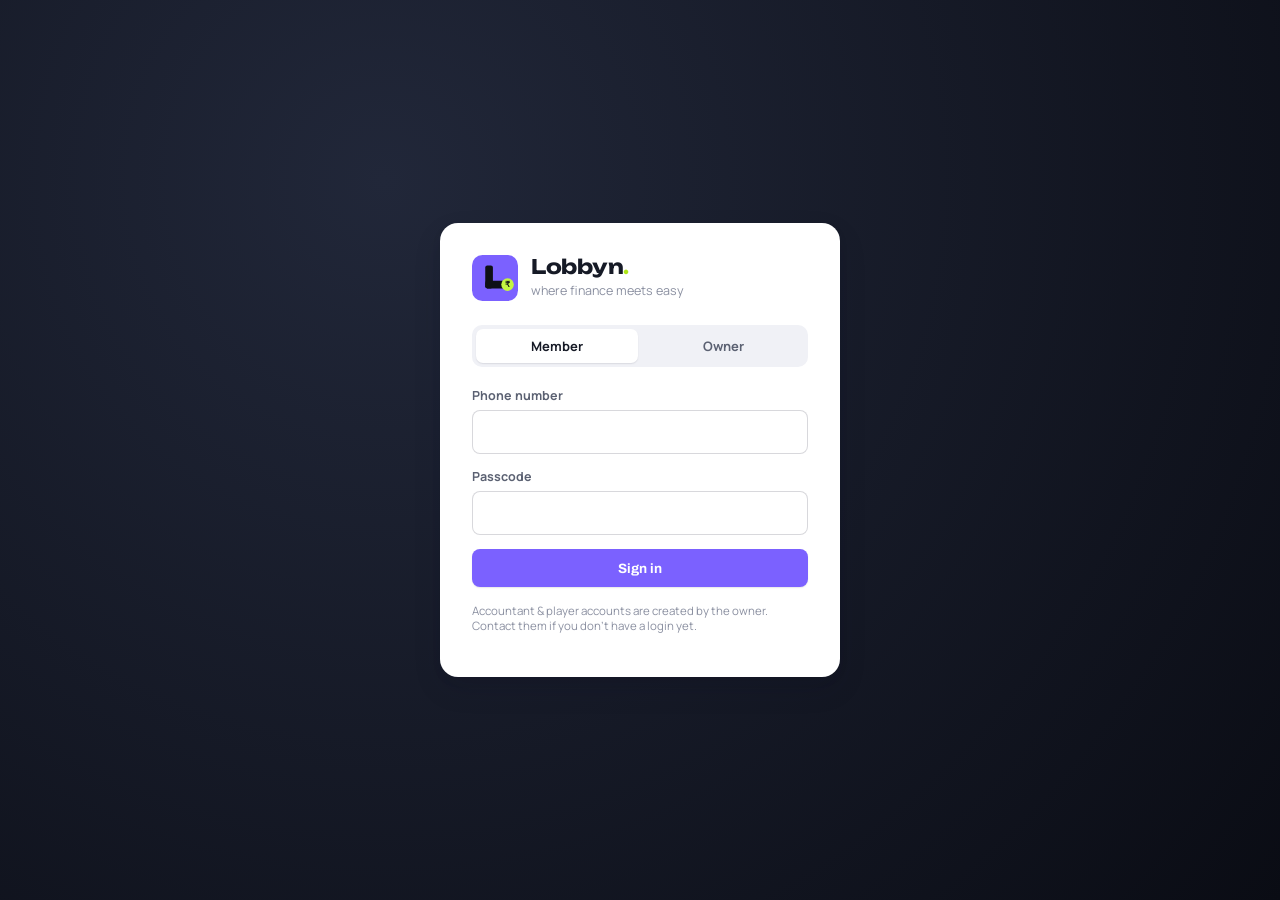
<file: index.html>
<!DOCTYPE html>
<html lang="en">
<head>
<meta charset="UTF-8">
<meta name="viewport" content="width=device-width, initial-scale=1, maximum-scale=1">
<title>Lobbyn — where finance meets easy</title>
<link rel="stylesheet" href="fonts.css">
<link rel="preconnect" href="https://fonts.googleapis.com">
<link rel="preconnect" href="https://fonts.gstatic.com" crossorigin>
<link href="https://fonts.googleapis.com/css2?family=Unbounded:wght@600;700&display=swap" rel="stylesheet">
<style>
  :root {
    color-scheme: light;
    --ink-950: #0a0c14;
    --ink-900: #10131e;
    --ink-800: #171b2a;
    --ink-700: #212739;
    --ink-600: #2d3550;
    /* Lobbyn brand palette */
    --violet-700: #4b2fd1;  /* Deep */
    --violet-600: #6a4ae8;
    --violet-500: #7b61ff;  /* Primary */
    --violet-100: #ece7ff;
    --lime-500: #c4f542;    /* Accent */
    --lime-600: #aee617;
    --cyan-500: #17b8c4;
    --page: #f5f6f9;
    --surface: #ffffff;
    --surface-sunken: #f0f1f6;
    --ink-primary: #161a26;
    --ink-secondary: #5b6172;
    --ink-muted: #8b90a1;
    --border: rgba(15,16,42,0.09);
    --border-strong: rgba(15,16,42,0.16);
    --shadow-sm: 0 1px 2px rgba(15,16,42,0.06), 0 1px 1px rgba(15,16,42,0.04);
    --shadow-md: 0 4px 10px rgba(15,16,42,0.08), 0 2px 4px rgba(15,16,42,0.05);
    --shadow-lg: 0 12px 28px rgba(15,16,42,0.12), 0 4px 10px rgba(15,16,42,0.06);
    --good: #0ca35c;
    --good-bg: #e3f8ed;
    --warning: #a66c00;
    --warning-bg: #fdf1d6;
    --serious: #c1502c;
    --serious-bg: #fbe8e0;
    --critical: #c22e2e;
    --critical-bg: #fbe4e4;
    --seq-1: #b7a4f2;
    --seq-2: #9678ea;
    --seq-3: #7040d6;
    --seq-4: #4c2aa6;
    --radius-sm: 8px;
    --radius-md: 12px;
    --radius-lg: 18px;
    --font-display: 'Archivo', system-ui, -apple-system, sans-serif;
    --font-brand: 'Unbounded', 'Archivo', system-ui, sans-serif;
    --font-body: 'Manrope', system-ui, -apple-system, sans-serif;
    --font-mono: 'JetBrains Mono', ui-monospace, monospace;
  }

  * { box-sizing: border-box; }
  html, body { margin: 0; padding: 0; }
  body {
    font-family: var(--font-body);
    background: var(--page);
    color: var(--ink-primary);
    -webkit-font-smoothing: antialiased;
    min-height: 100vh;
  }
  h1, h2, h3, h4, .brand, button, .nav-item, .btn { font-family: var(--font-display); }
  .brand-word { font-family: var(--font-brand); font-weight: 700; letter-spacing: -0.3px; }
  .brand-word .dot { color: var(--lime-600); }
  .num, td.num, .stat-value, .badge-count { font-variant-numeric: tabular-nums; font-family: var(--font-mono); }
  a { color: inherit; }
  button { font: inherit; cursor: pointer; }
  input, select, textarea { font: inherit; }

  @media (prefers-reduced-motion: no-preference) {
    .card, .btn, .nav-item, .modal-panel, .toast { transition: box-shadow .18s ease, transform .18s ease, background .18s ease, border-color .18s ease; }
  }

  /* ---------- Layout shell ---------- */
  #app { min-height: 100vh; }
  .shell { display: flex; min-height: 100vh; }
  .sidebar {
    width: 248px; flex-shrink: 0; background: linear-gradient(180deg, var(--ink-900), var(--ink-950));
    color: #dfe1f0; display: flex; flex-direction: column; position: sticky; top: 0; height: 100vh;
  }
  .sidebar-brand { padding: 22px 20px 18px; display: flex; align-items: center; gap: 11px; border-bottom: 1px solid rgba(255,255,255,0.08); }
  .sidebar-brand .mark { width: 34px; height: 34px; flex-shrink: 0; }
  .sidebar-brand .name { font-size: 16px; color: #fff; line-height: 1.1; }
  .sidebar-brand .sub { font-size: 10.5px; color: #939ab8; letter-spacing: .06em; text-transform: uppercase; margin-top: 3px; }
  .sidebar-nav { flex: 1; padding: 14px 10px; display: flex; flex-direction: column; gap: 2px; overflow-y: auto; }
  .nav-item {
    display: flex; align-items: center; gap: 11px; padding: 10px 12px; border-radius: var(--radius-sm);
    background: transparent; border: none; color: #b7bad3; text-align: left; font-size: 13.5px; font-weight: 600;
    width: 100%;
  }
  .nav-item svg { width: 18px; height: 18px; flex-shrink: 0; opacity: .85; }
  .nav-item:hover { background: rgba(255,255,255,0.06); color: #fff; }
  .nav-item.active { background: rgba(123,97,255,0.22); color: #d9c9fb; }
  .nav-item.active svg { opacity: 1; }
  .sidebar-foot { padding: 14px; border-top: 1px solid rgba(255,255,255,0.08); }
  .sidebar-user { display: flex; align-items: center; gap: 10px; padding: 8px; border-radius: var(--radius-sm); }
  .sidebar-user .avatar {
    width: 32px; height: 32px; border-radius: 50%; background: var(--ink-700); color: #fff; display: flex;
    align-items: center; justify-content: center; font-weight: 700; font-size: 13px; flex-shrink: 0;
  }
  .sidebar-user .who { flex: 1; min-width: 0; }
  .sidebar-user .who .n { color: #fff; font-size: 13px; font-weight: 700; white-space: nowrap; overflow: hidden; text-overflow: ellipsis; }
  .sidebar-user .who .r { color: #9098b8; font-size: 11px; white-space: nowrap; overflow: hidden; text-overflow: ellipsis; }
  .sidebar-user-editable { cursor: pointer; }
  .sidebar-user-editable:hover { background: rgba(255,255,255,0.06); }
  .logout-btn { background: none; border: none; color: #9098b8; padding: 6px; border-radius: 6px; display: flex; }
  .logout-btn:hover { color: #fff; background: rgba(255,255,255,0.08); }
  .logout-btn svg { width: 16px; height: 16px; }

  .main { flex: 1; min-width: 0; display: flex; flex-direction: column; }
  .topbar {
    height: 64px; flex-shrink: 0; display: flex; align-items: center; justify-content: space-between;
    padding: 0 28px; background: var(--surface); border-bottom: 1px solid var(--border);
    position: sticky; top: 0; z-index: 5;
  }
  .topbar h1 { margin: 0; font-size: 18px; font-weight: 700; }
  .topbar .sub { font-size: 12.5px; color: var(--ink-muted); margin-top: 1px; }
  .content { padding: 26px 28px 60px; max-width: 1240px; width: 100%; margin: 0 auto; }

  /* ---------- Primitives ---------- */
  .btn {
    display: inline-flex; align-items: center; justify-content: center; gap: 8px; padding: 9px 16px;
    border-radius: var(--radius-sm); border: 1px solid transparent; font-weight: 700; font-size: 13.5px;
    min-height: 38px; white-space: nowrap;
  }
  .btn svg { width: 15px; height: 15px; }
  .btn-primary { background: var(--violet-500); color: #fff; box-shadow: var(--shadow-sm); }
  .btn-primary:hover { background: var(--violet-600); box-shadow: var(--shadow-md); transform: translateY(-1px); }
  .btn-primary:active { transform: translateY(0); background: var(--violet-700); }
  .btn-secondary { background: var(--surface); border-color: var(--border-strong); color: var(--ink-primary); }
  .btn-secondary:hover { background: var(--surface-sunken); }
  .btn-ghost { background: transparent; color: var(--ink-secondary); border-color: transparent; }
  .btn-ghost:hover { background: var(--surface-sunken); color: var(--ink-primary); }
  .btn-danger { background: var(--critical-bg); color: var(--critical); }
  .btn-danger:hover { filter: brightness(0.97); }
  .btn-sm { min-height: 30px; padding: 5px 11px; font-size: 12.5px; border-radius: 7px; }
  .btn:disabled { opacity: .5; cursor: not-allowed; }
  .btn-block { width: 100%; }

  .card {
    background: var(--surface); border: 1px solid var(--border); border-radius: var(--radius-md);
    box-shadow: var(--shadow-sm); padding: 20px;
  }
  .card-title { font-size: 14px; font-weight: 700; margin: 0 0 4px; display: flex; align-items: center; gap: 8px; }
  .card-sub { font-size: 12px; color: var(--ink-muted); margin: 0 0 14px; }
  .title-icon {
    width: 24px; height: 24px; border-radius: 7px; display: inline-flex; align-items: center;
    justify-content: center; flex-shrink: 0; background: var(--surface-sunken); color: var(--ink-secondary);
  }
  .title-icon svg { width: 13px; height: 13px; }
  .title-icon.violet { background: var(--violet-100); color: var(--violet-700); }

  .grid { display: grid; gap: 16px; }
  .grid-4 { grid-template-columns: repeat(4, 1fr); }
  .grid-3 { grid-template-columns: repeat(3, 1fr); }
  .grid-2 { grid-template-columns: repeat(2, 1fr); }
  @media (max-width: 1080px) { .grid-4 { grid-template-columns: repeat(2, 1fr); } .grid-3 { grid-template-columns: repeat(2, 1fr); } }
  @media (max-width: 640px) { .grid-4, .grid-3, .grid-2 { grid-template-columns: 1fr; } }

  .stat-tile { display: flex; flex-direction: column; gap: 6px; }
  .stat-tile .label { font-size: 12px; color: var(--ink-muted); font-weight: 700; text-transform: uppercase; letter-spacing: .04em; }
  .stat-tile .value { font-size: 26px; font-weight: 700; letter-spacing: -0.01em; }
  .stat-tile .delta { font-size: 12px; font-weight: 700; }
  .stat-tile .delta.good { color: var(--good); }
  .stat-tile .delta.bad { color: var(--critical); }
  .stat-tile .delta.muted { color: var(--ink-muted); }
  .stat-tile .icon-badge {
    width: 34px; height: 34px; border-radius: 9px; display: flex; align-items: center; justify-content: center;
    background: var(--violet-100); color: var(--violet-700); margin-bottom: 2px;
  }
  .stat-tile .icon-badge svg { width: 17px; height: 17px; }

  .pill {
    display: inline-flex; align-items: center; gap: 5px; padding: 3px 10px; border-radius: 100px;
    font-size: 11.5px; font-weight: 700; text-transform: uppercase; letter-spacing: .03em; white-space: nowrap;
  }
  .pill-booked { background: var(--warning-bg); color: var(--warning); }
  .pill-completed { background: var(--good-bg); color: var(--good); }
  .pill-cancelled { background: var(--critical-bg); color: var(--critical); }
  .pill-income { background: var(--good-bg); color: var(--good); }
  .pill-expense { background: var(--critical-bg); color: var(--critical); }
  .pill-active { background: var(--good-bg); color: var(--good); }
  .pill-inactive { background: var(--surface-sunken); color: var(--ink-muted); }
  .pill-owner { background: var(--violet-100); color: var(--violet-700); }
  .pill-accountant { background: #e8f0fc; color: #2a5b9c; }
  .pill-player { background: var(--surface-sunken); color: var(--ink-secondary); }

  table { width: 100%; border-collapse: collapse; }
  th { text-align: left; font-size: 11px; text-transform: uppercase; letter-spacing: .04em; color: var(--ink-muted); font-weight: 700; padding: 0 12px 10px; }
  td { padding: 12px; font-size: 13.5px; border-top: 1px solid var(--border); vertical-align: middle; }
  tr:hover td { background: var(--surface-sunken); }
  .table-wrap { overflow-x: auto; }
  .table-card { padding: 8px 8px 4px; }
  .table-card th:first-child, .table-card td:first-child { padding-left: 16px; }
  .empty-row td { text-align: center; color: var(--ink-muted); padding: 30px 12px; }

  label.field { display: block; margin-bottom: 14px; }
  label.field .lbl { display: block; font-size: 12.5px; font-weight: 700; color: var(--ink-secondary); margin-bottom: 6px; }
  input[type=text], input[type=email], input[type=password], input[type=number], input[type=date],
  input[type=time], input[type=datetime-local], input[type=tel], select, textarea {
    width: 100%; padding: 10px 12px; border-radius: var(--radius-sm); border: 1px solid var(--border-strong);
    background: var(--surface); font-size: 16px; color: var(--ink-primary); min-height: 44px;
  }
  textarea { min-height: 80px; resize: vertical; }
  input:focus, select:focus, textarea:focus { outline: none; border-color: var(--violet-500); box-shadow: 0 0 0 3px rgba(123,97,255,0.18); }
  .form-row { display: flex; gap: 12px; }
  .form-row > * { flex: 1; min-width: 0; }
  @media (max-width: 560px) { .form-row { flex-direction: column; gap: 0; } }
  .hint { font-size: 11.5px; color: var(--ink-muted); margin-top: 5px; }
  .error-text { font-size: 12.5px; color: var(--critical); margin-top: 6px; }
  .field-divider { display: flex; align-items: center; gap: 8px; margin: 4px 0 14px; }
  .field-divider::after { content: ''; flex: 1; height: 1px; background: var(--border); }
  .field-divider span { font-size: 11px; font-weight: 700; letter-spacing: .04em; text-transform: uppercase; color: var(--ink-muted); white-space: nowrap; }
  label.checkbox-field { display: flex; align-items: center; gap: 8px; }
  label.checkbox-field input[type=checkbox] { width: 17px; height: 17px; min-height: 0; flex-shrink: 0; }
  label.checkbox-field .lbl { margin-bottom: 0; }
  .ppdrop { display: flex; gap: 8px; }
  .ppdrop-trigger {
    flex: 1; display: flex; align-items: center; justify-content: space-between; gap: 8px;
    background: var(--surface); border: 1px solid var(--border-strong); border-radius: 8px;
    padding: 0 12px; height: 40px; font-size: 14px; color: var(--ink-primary); cursor: pointer;
  }
  .ppdrop-trigger:hover { border-color: var(--ink-secondary); }
  .ppdrop-trigger svg { width: 15px; height: 15px; flex-shrink: 0; color: var(--ink-secondary); transition: transform 120ms ease; }
  .ppdrop-trigger[aria-expanded="true"] svg { transform: rotate(180deg); }
  input[type=number]:disabled { opacity: .5; }

  .modal-backdrop {
    position: fixed; inset: 0; background: rgba(10,12,20,0.45); display: flex; align-items: center;
    justify-content: center; z-index: 60; padding: 20px; backdrop-filter: blur(2px);
  }
  .modal-panel {
    background: var(--surface); border-radius: var(--radius-lg); box-shadow: var(--shadow-lg);
    width: 100%; max-width: 480px; max-height: 88vh; overflow-y: auto; padding: 24px;
  }
  .modal-panel.wide { max-width: 640px; }
  .modal-head {
    display: flex; align-items: center; justify-content: space-between;
    position: sticky; top: -24px; z-index: 2; background: var(--surface);
    margin: -24px -24px 16px; padding: 20px 24px 14px;
    border-radius: var(--radius-lg) var(--radius-lg) 0 0;
    border-bottom: 1px solid var(--border);
  }
  .modal-head h3 { margin: 0; font-size: 17px; }
  .modal-close {
    background: var(--surface-sunken); border: none; color: var(--ink-secondary); padding: 8px;
    border-radius: 8px; flex-shrink: 0; display: flex;
  }
  .modal-close svg { width: 16px; height: 16px; }
  .modal-close:hover { background: var(--border-strong); color: var(--ink-primary); }

  .toast-stack { position: fixed; bottom: 20px; right: 20px; display: flex; flex-direction: column; gap: 8px; z-index: 100; }
  .toast {
    background: var(--ink-900); color: #fff; padding: 12px 16px; border-radius: var(--radius-sm); font-size: 13.5px;
    box-shadow: var(--shadow-lg); max-width: 320px; font-weight: 600; display: flex; align-items: center; gap: 8px;
  }
  .toast.success { background: #0d3d29; }
  .toast.error { background: #4a1414; }

  .section-head { display: flex; align-items: center; justify-content: space-between; margin-bottom: 16px; flex-wrap: wrap; gap: 10px; }
  .section-head h2 { margin: 0; font-size: 19px; }
  .filter-bar { display: flex; gap: 8px; margin-bottom: 14px; flex-wrap: wrap; }
  .filter-chip {
    padding: 6px 13px; border-radius: 100px; border: 1px solid var(--border-strong); background: var(--surface);
    font-size: 12.5px; font-weight: 700; color: var(--ink-secondary);
  }
  .filter-chip.active { background: var(--ink-900); border-color: var(--ink-900); color: #fff; }

  .kv { display: flex; justify-content: space-between; font-size: 13px; padding: 7px 0; border-bottom: 1px solid var(--border); }
  .kv:last-child { border-bottom: none; }
  .kv .k { color: var(--ink-muted); }
  .kv .v { font-weight: 700; }

  /* ---------- Login ---------- */
  .login-wrap { min-height: 100vh; display: flex; align-items: center; justify-content: center; background: radial-gradient(circle at 30% 20%, var(--ink-700), var(--ink-950)); padding: 20px; }
  .login-card { width: 100%; max-width: 400px; background: var(--surface); border-radius: var(--radius-lg); box-shadow: var(--shadow-lg); padding: 32px; }
  .login-brand { display: flex; align-items: center; gap: 13px; margin-bottom: 24px; }
  .login-brand .mark { width: 46px; height: 46px; flex-shrink: 0; }
  .login-brand h1 { font-size: 20px; margin: 0; line-height: 1; }
  .login-brand p { font-size: 12.5px; color: var(--ink-muted); margin: 5px 0 0; }
  .login-tabs { display: flex; gap: 4px; background: var(--surface-sunken); padding: 4px; border-radius: 10px; margin-bottom: 20px; }
  .login-tab { flex: 1; padding: 8px; border: none; background: transparent; border-radius: 7px; font-weight: 700; font-size: 13px; color: var(--ink-secondary); }
  .login-tab.active { background: var(--surface); box-shadow: var(--shadow-sm); color: var(--ink-primary); }

  .empty-state { text-align: center; padding: 50px 20px; color: var(--ink-muted); }
  .empty-state svg { width: 40px; height: 40px; margin-bottom: 10px; opacity: .4; }
  .empty-state p { margin: 0; font-size: 13.5px; }

  .divider { height: 1px; background: var(--border); margin: 16px 0; }

  @media (max-width: 860px) {
    .sidebar { position: fixed; left: -260px; z-index: 50; transition: left .2s ease; box-shadow: var(--shadow-lg); }
    .sidebar.open { left: 0; }
    .content { padding: 18px 16px 50px; }
    .topbar { padding: 0 16px; }
    .menu-btn { display: inline-flex !important; }
  }
  .menu-btn { display: none; background: none; border: none; padding: 6px; border-radius: 6px; }
  .menu-btn svg { width: 20px; height: 20px; }
  .sidebar-scrim { display: none; }
  .sidebar-scrim.show { display: block; position: fixed; inset: 0; background: rgba(0,0,0,0.3); z-index: 45; }

  .list-row { display: flex; align-items: center; justify-content: space-between; gap: 12px; padding: 12px 4px; border-top: 1px solid var(--border); }
  .list-row:first-child { border-top: none; }
  .list-row .main-text { font-size: 13.5px; font-weight: 700; }
  .list-row .sub-text { font-size: 12px; color: var(--ink-muted); margin-top: 1px; }
</style>
</head>
<body>
<div id="app"></div>
<div class="toast-stack" id="toastStack"></div>
<script src="vendor-supabase-js.js"></script>
<script>
// ============================================================
// Config — swap these for your own Supabase project (see README).
// ============================================================
const SUPABASE_URL = 'https://ixfuyoqrqaftuihwcvjw.supabase.co';
const SUPABASE_ANON_KEY = 'eyJhbGciOiJIUzI1NiIsInR5cCI6IkpXVCJ9.eyJpc3MiOiJzdXBhYmFzZSIsInJlZiI6Iml4ZnV5b3FycWFmdHVpaHdjdmp3Iiwicm9sZSI6ImFub24iLCJpYXQiOjE3ODM5NjQyNDIsImV4cCI6MjA5OTU0MDI0Mn0.k7x0WvHF92xDft3lUGanIU_ha9rEjPZ8C65knPFtQkQ';
const sb = supabase.createClient(SUPABASE_URL, SUPABASE_ANON_KEY);

// ============================================================
// Brand mark — Lobbyn app icon (L + ₹ coin). Scales to its container.
// ============================================================
const LOBBYN_ICON = '<svg viewBox="0 0 132 132" width="100%" height="100%" style="display:block" aria-hidden="true"><rect x="0" y="0" width="132" height="132" rx="30" fill="#7b61ff"/><rect x="38" y="30" width="22" height="66" rx="6" fill="#0e1016"/><rect x="38" y="74" width="56" height="22" rx="6" fill="#0e1016"/><circle cx="102" cy="85" r="18" fill="#c4f542"/><text x="102" y="93" font-family="Archivo, sans-serif" font-size="22" font-weight="700" fill="#0e1016" text-anchor="middle">₹</text></svg>';

// ============================================================
// Icons (inline SVG, no emoji)
// ============================================================
const ICONS = {
  dashboard: '<svg viewBox="0 0 24 24" fill="none" stroke="currentColor" stroke-width="2" stroke-linecap="round" stroke-linejoin="round"><rect x="3" y="3" width="7" height="9" rx="1.5"/><rect x="14" y="3" width="7" height="5" rx="1.5"/><rect x="14" y="12" width="7" height="9" rx="1.5"/><rect x="3" y="16" width="7" height="5" rx="1.5"/></svg>',
  slots: '<svg viewBox="0 0 24 24" fill="none" stroke="currentColor" stroke-width="2" stroke-linecap="round" stroke-linejoin="round"><rect x="3" y="5" width="18" height="16" rx="2"/><path d="M3 10h18M8 3v4M16 3v4"/></svg>',
  finance: '<svg viewBox="0 0 24 24" fill="none" stroke="currentColor" stroke-width="2" stroke-linecap="round" stroke-linejoin="round"><rect x="2" y="6" width="20" height="14" rx="2"/><path d="M2 10h20"/><circle cx="17" cy="15" r="1.6"/></svg>',
  teams: '<svg viewBox="0 0 24 24" fill="none" stroke="currentColor" stroke-width="2" stroke-linecap="round" stroke-linejoin="round"><circle cx="9" cy="8" r="3.2"/><path d="M2.5 20c0-3.6 2.9-6.2 6.5-6.2s6.5 2.6 6.5 6.2"/><circle cx="17.5" cy="8.5" r="2.5"/><path d="M15.8 13.9c2.9.3 5.2 2.6 5.2 6.1"/></svg>',
  members: '<svg viewBox="0 0 24 24" fill="none" stroke="currentColor" stroke-width="2" stroke-linecap="round" stroke-linejoin="round"><circle cx="12" cy="8" r="4"/><path d="M4 21c0-4.4 3.6-7 8-7s8 2.6 8 7"/></svg>',
  logout: '<svg viewBox="0 0 24 24" fill="none" stroke="currentColor" stroke-width="2" stroke-linecap="round" stroke-linejoin="round"><path d="M9 21H5a2 2 0 01-2-2V5a2 2 0 012-2h4"/><path d="M16 17l5-5-5-5"/><path d="M21 12H9"/></svg>',
  plus: '<svg viewBox="0 0 24 24" fill="none" stroke="currentColor" stroke-width="2.2" stroke-linecap="round" stroke-linejoin="round"><path d="M12 5v14M5 12h14"/></svg>',
  close: '<svg viewBox="0 0 24 24" fill="none" stroke="currentColor" stroke-width="2.2" stroke-linecap="round" stroke-linejoin="round"><path d="M18 6L6 18M6 6l12 12"/></svg>',
  menu: '<svg viewBox="0 0 24 24" fill="none" stroke="currentColor" stroke-width="2" stroke-linecap="round"><path d="M3 6h18M3 12h18M3 18h18"/></svg>',
  edit: '<svg viewBox="0 0 24 24" fill="none" stroke="currentColor" stroke-width="2" stroke-linecap="round" stroke-linejoin="round"><path d="M12 20h9"/><path d="M16.5 3.5a2.1 2.1 0 013 3L7 19l-4 1 1-4z"/></svg>',
  trash: '<svg viewBox="0 0 24 24" fill="none" stroke="currentColor" stroke-width="2" stroke-linecap="round" stroke-linejoin="round"><path d="M3 6h18M8 6V4a2 2 0 012-2h4a2 2 0 012 2v2m3 0l-1 14a2 2 0 01-2 2H7a2 2 0 01-2-2L4 6"/></svg>',
  key: '<svg viewBox="0 0 24 24" fill="none" stroke="currentColor" stroke-width="2" stroke-linecap="round" stroke-linejoin="round"><circle cx="8" cy="15" r="4"/><path d="M10.8 12.2L20 3M16 7l3 3M13 10l2 2"/></svg>',
  clock: '<svg viewBox="0 0 24 24" fill="none" stroke="currentColor" stroke-width="2" stroke-linecap="round" stroke-linejoin="round"><circle cx="12" cy="12" r="9"/><path d="M12 7v5l4 2"/></svg>',
  wallet: '<svg viewBox="0 0 24 24" fill="none" stroke="currentColor" stroke-width="2" stroke-linecap="round" stroke-linejoin="round"><path d="M20 7H6a2 2 0 00-2 2v9a2 2 0 002 2h14v-6"/><path d="M4 9V6a2 2 0 012-2h10"/><circle cx="17" cy="15" r="1.4"/></svg>',
  analytics: '<svg viewBox="0 0 24 24" fill="none" stroke="currentColor" stroke-width="2" stroke-linecap="round" stroke-linejoin="round"><path d="M4 20V10M12 20V4M20 20v-7"/></svg>',
  trophy: '<svg viewBox="0 0 24 24" fill="none" stroke="currentColor" stroke-width="2" stroke-linecap="round" stroke-linejoin="round"><path d="M8 4h8v5a4 4 0 01-8 0V4z"/><path d="M8 5H4.5A1.5 1.5 0 004 7.5C4 9 5.5 10 7.5 10M16 5h3.5A1.5 1.5 0 0121 7.5C21 9 19.5 10 17.5 10"/><path d="M12 13v3M9 20h6M10 16.5h4v2a1 1 0 01-1 1h-2a1 1 0 01-1-1v-2z"/></svg>',
};
function icon(name){ return ICONS[name] || ''; }

// ============================================================
// Session
// ============================================================
let session = null;
try { session = JSON.parse(localStorage.getItem('oh_session') || 'null'); } catch(e) { session = null; }
function saveSession(){ localStorage.setItem('oh_session', JSON.stringify(session)); }
function isOwner(){ return session && session.type === 'owner'; }
function isMember(){ return session && session.type === 'member'; }
function myRole(){ return isOwner() ? 'owner' : (isMember() ? session.member.role : null); }
function canEdit(){ return isOwner() || myRole() === 'accountant'; }

// Every read/write RPC takes p_passcode + p_member_id + p_password — this builds the
// shared triple from whichever role is logged in.
function authTriple(){
  if (isOwner()) return { p_passcode: session.passcode, p_member_id: null, p_password: null };
  if (isMember()) return { p_passcode: null, p_member_id: session.member.id, p_password: session.password };
  return { p_passcode: null, p_member_id: null, p_password: null };
}

async function rpc(name, params){
  const { data, error } = await sb.rpc(name, params);
  if (error) { toast(error.message || 'Something went wrong', 'error'); throw error; }
  return data;
}

// ============================================================
// Toasts
// ============================================================
function toast(msg, kind){
  const stack = document.getElementById('toastStack');
  const el = document.createElement('div');
  el.className = 'toast' + (kind === 'success' ? ' success' : kind === 'error' ? ' error' : '');
  el.textContent = msg;
  stack.appendChild(el);
  setTimeout(() => el.remove(), 3600);
}

// ============================================================
// Formatting helpers
// ============================================================
function money(n){ return '₹' + Math.round(Number(n)||0).toLocaleString('en-IN'); }
function fmtDate(d){ if(!d) return '—'; const dt = new Date(d); return dt.toLocaleDateString('en-IN', {day:'numeric', month:'short', year:'numeric'}); }
function todayISO(){ return new Date().toISOString().slice(0,10); }
function initials(name){ return (name||'?').trim().split(/\s+/).map(w=>w[0]).slice(0,2).join('').toUpperCase(); }
function statusLabel(s){ return (s||'').replace(/_/g,' ').replace(/\b\w/g, c => c.toUpperCase()); }
// A completed BR/scrim slot with no placement means the result was never entered.
// Clash Squad has no placement by design, so it can't be detected this way.
function slotNeedsResult(s){
  return s.status === 'completed' && s.lobby_type !== 'clash_squad' && s.placement == null;
}
function lobbyTypeLabel(s){ return (s.lobby_type === 'tournament' && s.tournament_name) ? s.tournament_name : statusLabel(s.lobby_type); }
function escapeHtml(s){ return String(s==null?'':s).replace(/[&<>"']/g, c => ({'&':'&amp;','<':'&lt;','>':'&gt;','"':'&quot;',"'":'&#39;'}[c])); }
function roleLabel(r){ return r === 'owner' ? 'Owner' : r === 'accountant' ? 'Accountant' : 'Player'; }

// ============================================================
// App state / router
// ============================================================
let route = 'dashboard';

function nav(r){ route = r; render(); }

async function render(){
  const app = document.getElementById('app');
  if (!session){
    app.innerHTML = renderLogin();
    bindLogin();
    return;
  }
  if (isOwner() && !session.org){
    try {
      await loadOwnerProfile();
      saveSession();
    } catch (e) {
      session.org = { name: '', ownerName: '', contact: '' };
    }
  }
  app.innerHTML = renderShell();
  bindShell();
  await renderRoute();
  if (isOwner() && !session.org.ownerName) openOrgProfileModal(true);
}

function bindShell(){
  const menuBtn = document.getElementById('menuBtn');
  const sidebar = document.getElementById('sidebar');
  const scrim = document.getElementById('sidebarScrim');
  if (menuBtn) menuBtn.onclick = () => { sidebar.classList.add('open'); scrim.classList.add('show'); };
  if (scrim) scrim.onclick = () => { sidebar.classList.remove('open'); scrim.classList.remove('show'); };
  document.getElementById('logoutBtn').onclick = (e) => {
    e.stopPropagation();
    session = null; localStorage.removeItem('oh_session'); route = 'dashboard'; render();
  };
  const profileTrigger = document.getElementById('orgProfileTrigger');
  if (profileTrigger) profileTrigger.onclick = () => openOrgProfileModal(false);
  document.querySelectorAll('.nav-item[data-nav]').forEach(btn => {
    btn.onclick = () => { nav(btn.dataset.nav); sidebar.classList.remove('open'); scrim.classList.remove('show'); };
  });
}

async function renderRoute(){
  const content = document.getElementById('content');
  const titleEl = document.getElementById('pageTitle');
  const subEl = document.getElementById('pageSub');
  const meta = ROUTES[route] || ROUTES.dashboard;
  titleEl.textContent = meta.title();
  subEl.textContent = meta.sub();
  content.innerHTML = '<div class="empty-state"><p>Loading…</p></div>';
  try {
    const html = await meta.render();
    content.innerHTML = html;
    if (meta.bind) meta.bind();
  } catch(e){
    console.error(e);
    content.innerHTML = '<div class="empty-state"><p>Could not load this page.</p></div>';
  }
}

// ============================================================
// Login screen
// ============================================================
let loginTab = 'member';

function renderLogin(){
  return `
  <div class="login-wrap">
    <div class="login-card">
      <div class="login-brand">
        <div class="mark">${LOBBYN_ICON}</div>
        <div>
          <h1 class="brand-word">Lobbyn<span class="dot">.</span></h1>
          <p>where finance meets easy</p>
        </div>
      </div>
      <div class="login-tabs">
        <button class="login-tab ${loginTab==='member'?'active':''}" data-tab="member">Member</button>
        <button class="login-tab ${loginTab==='owner'?'active':''}" data-tab="owner">Owner</button>
      </div>
      ${loginTab === 'owner' ? `
      <form id="ownerLoginForm">
      <label class="field"><span class="lbl">Org name</span>
          <input type="text" name="orgname" required>
        </label>
        <label class="field"><span class="lbl">Owner passcode</span>
          <input type="password" name="passcode" required autocomplete="current-password">
        </label>
        <div id="loginError" class="error-text" style="display:none"></div>
        <button class="btn btn-primary btn-block" type="submit">Sign in as owner</button>
      </form>` : `
      <form id="memberLoginForm">
        <label class="field"><span class="lbl">Phone number</span>
          <input type="tel" name="phone" required autocomplete="username">
        </label>
        <label class="field"><span class="lbl">Passcode</span>
          <input type="password" name="password" required autocomplete="current-password">
        </label>
        <div id="loginError" class="error-text" style="display:none"></div>
        <button class="btn btn-primary btn-block" type="submit">Sign in</button>
      </form>
      <p class="hint" style="margin-top:16px">Accountant &amp; player accounts are created by the owner. Contact them if you don't have a login yet.</p>
      `}
    </div>
  </div>`;
}

function bindLogin(){
  document.querySelectorAll('.login-tab').forEach(t => t.onclick = () => { loginTab = t.dataset.tab; render(); });
  const errEl = () => document.getElementById('loginError');
  const memForm = document.getElementById('memberLoginForm');
  if (memForm) memForm.onsubmit = async (e) => {
    e.preventDefault();
    const fd = new FormData(memForm);
    const btn = memForm.querySelector('button');
    btn.disabled = true;
    try {
      const data = await rpc('member_login', { p_phone: fd.get('phone'), p_password: fd.get('password') });
      if (!data.success){
        errEl().textContent = data.error === 'wrong_password' ? 'Incorrect phone number or passcode.'
          : data.error === 'no_account' ? 'No account with that phone number.'
          : data.error === 'account_inactive' ? 'This account has been deactivated.'
          : data.error === 'too_many_attempts' ? 'Too many attempts — try again in a few minutes.'
          : 'Could not sign in.';
        errEl().style.display = 'block';
        return;
      }
      session = { type: 'member', member: data.member, password: fd.get('password') };
      saveSession();
      route = 'dashboard';
      render();
    } finally { btn.disabled = false; }
  };
  const ownerForm = document.getElementById('ownerLoginForm');
  if (ownerForm) ownerForm.onsubmit = async (e) => {
    e.preventDefault();
    const fd = new FormData(ownerForm);
    const btn = ownerForm.querySelector('button');
    btn.disabled = true;
    try {
     const orgId = await rpc('org_owner_login', { p_org_name: fd.get('orgname'), p_passcode: fd.get('passcode') });
      if (!orgId){
        errEl().textContent = 'Incorrect passcode.';
        errEl().style.display = 'block';
        return;
      }
      session = { type: 'owner', passcode: fd.get('passcode') };
      try {
        await loadOwnerProfile();
      } catch (err) {
        session.org = { name: '', ownerName: '', contact: '' };
      }
      saveSession();
      route = 'dashboard';
      render();
      if (!session.org.ownerName) openOrgProfileModal(true);
    } finally { btn.disabled = false; }
  };
}

// Fetches the org's name/owner-name/contact and caches it on the session so the sidebar can
// show "Acme Esports / Priya Sharma" instead of the generic "Owner" label.
async function loadOwnerProfile(){
  const [profile] = await rpc('owner_get_profile', { p_passcode: session.passcode });
  session.org = { name: profile.org_name, ownerName: profile.owner_name, contact: profile.contact };
}

function openOrgProfileModal(isFirstTime){
  const org = session.org || { name: '', ownerName: '', contact: '' };
  openModal(`
    <div class="modal-panel">
      <div class="modal-head">
        <h3>${isFirstTime ? 'Set up your org' : 'Edit org profile'}</h3>
        ${isFirstTime ? '' : '<button class="modal-close">' + icon('close') + '</button>'}
      </div>
      ${isFirstTime ? '<p class="hint" style="margin:-4px 0 14px">Tell us who\'s running this org — it replaces the generic "Owner" label in the sidebar.</p>' : ''}
      <form id="orgProfileForm">
        <label class="field"><span class="lbl">Org name</span>
          <input type="text" name="org_name" required value="${escapeHtml(org.name || '')}">
        </label>
        <label class="field"><span class="lbl">Owner name</span>
          <input type="text" name="owner_name" required value="${escapeHtml(org.ownerName || '')}">
        </label>
        <label class="field"><span class="lbl">Contact (phone or email)</span>
          <input type="text" name="contact" value="${escapeHtml(org.contact || '')}">
        </label>
        <button class="btn btn-primary btn-block" type="submit">Save</button>
      </form>
    </div>`);
  document.getElementById('orgProfileForm').onsubmit = async (e) => {
    e.preventDefault();
    const fd = new FormData(e.target);
    const ok = await rpc('owner_update_profile', {
      p_passcode: session.passcode,
      p_org_name: fd.get('org_name'),
      p_owner_name: fd.get('owner_name'),
      p_contact: fd.get('contact') || ''
    });
    if (ok) {
      session.org = { name: fd.get('org_name').trim(), ownerName: fd.get('owner_name').trim(), contact: (fd.get('contact')||'').trim() };
      saveSession();
      toast('Org profile saved', 'success');
      closeModal();
      render();
    } else {
      toast('Could not save — check both fields are filled in', 'error');
    }
  };
}

// ============================================================
// Shell (sidebar + topbar)
// ============================================================
const OWNER_NAV = [
  ['dashboard','dashboard','Dashboard'],
  ['slots','slots','Slots & Lobbies'],
  ['finance','finance','Finance'],
  ['analytics','analytics','Analytics'],
  ['playersplits','wallet','Player Splits'],
  ['teams','teams','Teams'],
  ['members','members','Members'],
];
const ACCOUNTANT_NAV = [
  ['dashboard','dashboard','Dashboard'],
  ['slots','slots','Slots & Lobbies'],
  ['finance','finance','Finance'],
];
const PLAYER_NAV = [
  ['dashboard','dashboard','Dashboard'],
  ['slots','slots','Slots & Lobbies'],
  ['finance','finance','Finance'],
  ['analytics','analytics','Analytics'],
  ['mysplit','wallet','My Split'],
];

function renderShell(){
  const role = myRole();
  const navItems = role === 'owner' ? OWNER_NAV : role === 'accountant' ? ACCOUNTANT_NAV : PLAYER_NAV;
  const who = isOwner() ? (session.org && session.org.name) || 'Owner' : session.member.name;
  const subLabel = isOwner() ? ((session.org && session.org.ownerName) || 'Set up profile') : roleLabel(role);
  return `
  <div class="shell">
    <div class="sidebar-scrim" id="sidebarScrim"></div>
    <aside class="sidebar" id="sidebar">
      <div class="sidebar-brand">
        <div class="mark">${LOBBYN_ICON}</div>
        <div>
          <div class="name brand-word">Lobbyn<span class="dot">.</span></div>
          <div class="sub">Esports Finance</div>
        </div>
      </div>
      <nav class="sidebar-nav">
        ${navItems.map(([r,ic,label]) => `
          <button class="nav-item ${route===r?'active':''}" data-nav="${r}">${icon(ic)}<span>${label}</span></button>
        `).join('')}
      </nav>
      <div class="sidebar-foot">
        <div class="sidebar-user${isOwner() ? ' sidebar-user-editable' : ''}" ${isOwner() ? 'id="orgProfileTrigger" title="Edit org profile"' : ''}>
          <div class="avatar">${initials(who)}</div>
          <div class="who"><div class="n">${escapeHtml(who)}</div><div class="r">${escapeHtml(subLabel)}</div></div>
          <button class="logout-btn" id="logoutBtn" title="Log out">${icon('logout')}</button>
        </div>
      </div>
    </aside>
    <div class="main">
      <div class="topbar">
        <div style="display:flex;align-items:center;gap:12px">
          <button class="menu-btn" id="menuBtn">${icon('menu')}</button>
          <div>
            <h1 id="pageTitle"></h1>
            <div class="sub" id="pageSub"></div>
          </div>
        </div>
      </div>
      <div class="content" id="content"></div>
    </div>
  </div>`;
}

// ============================================================
// Modal helper
// ============================================================
function openModal(html){
  closeModal();
  const wrap = document.createElement('div');
  wrap.className = 'modal-backdrop';
  wrap.id = 'modalRoot';
  wrap.innerHTML = html;
  document.body.appendChild(wrap);
  wrap.addEventListener('click', (e) => { if (e.target === wrap) closeModal(); });
  wrap.querySelectorAll('.modal-close').forEach(b => b.onclick = closeModal);
}
function closeModal(){ const el = document.getElementById('modalRoot'); if (el) el.remove(); }

// ============================================================
// Shared data fetchers
// ============================================================
async function fetchTeams(){ return await rpc('list_teams', authTriple()); }
async function fetchSlots(){ return await rpc('list_slots', { ...authTriple(), p_from: null, p_to: null }); }
async function fetchTransactions(){ return await rpc('list_transactions', { ...authTriple(), p_from: null, p_to: null }); }
async function fetchSummary(){ return await rpc('get_finance_summary', authTriple()); }

let teamsCache = [];

// ============================================================
// Dashboard
// ============================================================
async function renderDashboard(){
  const [summary, slots, teams] = await Promise.all([fetchSummary(), fetchSlots(), fetchTeams()]);
  teamsCache = teams;
  const upcoming = slots.filter(s => s.status === 'booked' && s.slot_date >= todayISO())
    .sort((a,b) => a.slot_date.localeCompare(b.slot_date)).slice(0, 6);
  const recentTx = (await fetchTransactions()).slice(0, 6);

  return `
  <div class="grid grid-4" style="margin-bottom:16px">
    <div class="card stat-tile">
      <div class="icon-badge">${icon('wallet')}</div>
      <div class="label">Balance</div>
      <div class="value num">${money(summary.balance)}</div>
    </div>
    <div class="card stat-tile">
      <div class="icon-badge">${icon('finance')}</div>
      <div class="label">Total Income</div>
      <div class="value num">${money(summary.total_income)}</div>
      <div class="delta muted">Expenses ${money(summary.total_expense)}</div>
    </div>
    <div class="card stat-tile">
      <div class="icon-badge">${icon('slots')}</div>
      <div class="label">Spent on Slots</div>
      <div class="value num">${money(summary.slot_spend_total)}</div>
    </div>
    <div class="card stat-tile">
      <div class="icon-badge">${icon('clock')}</div>
      <div class="label">Upcoming Lobbies</div>
      <div class="value num">${summary.upcoming_slots}</div>
    </div>
  </div>
  <div class="grid grid-2">
    <div class="card">
      <div class="card-title"><span class="title-icon violet">${icon('slots')}</span> Upcoming lobbies</div>
      <div class="card-sub">Next booked slots, soonest first</div>
      ${upcoming.length ? upcoming.map(s => `
        <div class="list-row">
          <div>
            <div class="main-text">${escapeHtml(s.team_name || 'Unassigned')} — ${escapeHtml(lobbyTypeLabel(s))}</div>
            <div class="sub-text">${fmtDate(s.slot_date)}${s.start_time ? ' · ' + escapeHtml(s.start_time) + (s.end_time ? '–' + escapeHtml(s.end_time) : '') : ''}</div>
          </div>
          <span class="pill pill-${s.status}">${statusLabel(s.status)}</span>
        </div>`).join('') : '<div class="empty-state"><p>No upcoming lobbies booked.</p></div>'}
    </div>
    <div class="card">
      <div class="card-title"><span class="title-icon violet">${icon('finance')}</span> Recent transactions</div>
      <div class="card-sub">Latest entries in the ledger</div>
      ${recentTx.length ? recentTx.map(t => `
        <div class="list-row">
          <div>
            <div class="main-text">${escapeHtml(t.description || statusLabel(t.category))}</div>
            <div class="sub-text">${fmtDate(t.txn_date)}${t.team_name ? ' · ' + escapeHtml(t.team_name) : ''}</div>
          </div>
          <span class="pill pill-${t.type}">${t.type === 'income' ? '+' : '-'}${money(t.amount)}</span>
        </div>`).join('') : '<div class="empty-state"><p>No transactions recorded yet.</p></div>'}
    </div>
  </div>`;
}

// ============================================================
// Slots & Lobbies
// ============================================================
let slotsData = { slots: [], teams: [] };
let slotFilter = 'all';

async function renderSlots(){
  const [slots, teams] = await Promise.all([fetchSlots(), fetchTeams()]);
  slotsData = { slots, teams };
  teamsCache = teams;
  const filtered = slotFilter === 'all' ? slots
    : slotFilter === 'needs_result' ? slots.filter(slotNeedsResult)
    : slots.filter(s => s.status === slotFilter);
  const pendingResults = slots.filter(slotNeedsResult).length;
  const rows = filtered.map(s => `
    <tr>
      <td>${fmtDate(s.slot_date)}</td>
      <td>${escapeHtml(s.team_name || '—')}</td>
      <td>${s.start_time ? escapeHtml(s.start_time) + (s.end_time ? '–' + escapeHtml(s.end_time) : '') : '—'}</td>
      <td>${escapeHtml(lobbyTypeLabel(s))}</td>
      <td class="num">${money(s.cost)}</td>
      <td><span class="pill pill-${s.status}">${statusLabel(s.status)}</span>${slotNeedsResult(s) ? ' <span class="pill" style="background:var(--warning-bg);color:var(--warning)">Result needed</span>' : ''}</td>
      ${canEdit() ? `<td style="text-align:right;white-space:nowrap">
        <button class="btn ${slotNeedsResult(s) ? 'btn-primary' : 'btn-ghost'} btn-sm" data-edit-slot="${s.id}">${slotNeedsResult(s) ? 'Add result' : icon('edit')}</button>
        <button class="btn btn-ghost btn-sm" data-del-slot="${s.id}">${icon('trash')}</button>
      </td>` : ''}
    </tr>`).join('');

  return `
  <div class="section-head">
    <h2>Slots &amp; Lobbies</h2>
    ${canEdit() ? `<button class="btn btn-primary" id="addSlotBtn">${icon('plus')} Add Slot</button>` : ''}
  </div>
  ${pendingResults && canEdit() ? `
  <div class="card" style="margin-bottom:16px;border-left:3px solid var(--warning)">
    <p style="margin:0;font-size:14px;line-height:1.6">
      <b>${pendingResults} completed ${pendingResults === 1 ? 'lobby has' : 'lobbies have'} no result entered.</b>
      Analytics can't tell you which price range is worth playing until placement and points are in.
      <button class="btn btn-ghost btn-sm" id="showPendingResults" style="margin-left:6px">Show ${pendingResults === 1 ? 'it' : 'them'}</button>
    </p>
  </div>` : ''}
  <div class="filter-bar">
    ${['all','booked','completed','cancelled','needs_result'].map(f => `<button class="filter-chip ${slotFilter===f?'active':''}" data-filter="${f}">${f==='all'?'All':f==='needs_result'?'Needs result':statusLabel(f)}</button>`).join('')}
  </div>
  <div class="card table-card">
    <div class="table-wrap"><table>
      <thead><tr><th>Date</th><th>Team</th><th>Time</th><th>Type</th><th>Cost</th><th>Status</th>${canEdit() ? '<th></th>' : ''}</tr></thead>
      <tbody>${rows || `<tr class="empty-row"><td colspan="${canEdit()?7:6}">No slots found.</td></tr>`}</tbody>
    </table></div>
  </div>`;
}

function bindSlots(){
  document.querySelectorAll('[data-filter]').forEach(b => b.onclick = () => { slotFilter = b.dataset.filter; renderRoute(); });
  if (!canEdit()) return;
  document.getElementById('addSlotBtn').onclick = () => openSlotModal(null);
  const pendingBtn = document.getElementById('showPendingResults');
  if (pendingBtn) pendingBtn.onclick = () => { slotFilter = 'needs_result'; render(); };
  document.querySelectorAll('[data-edit-slot]').forEach(b => b.onclick = () => openSlotModal(slotsData.slots.find(s => s.id === b.dataset.editSlot)));
  document.querySelectorAll('[data-del-slot]').forEach(b => b.onclick = async () => {
    if (!confirm('Delete this slot? This cannot be undone.')) return;
    const ok = await rpc('delete_slot', { ...authTriple(), p_slot_id: b.dataset.delSlot });
    if (ok) { toast('Slot deleted', 'success'); renderRoute(); }
  });
}

async function openSlotModal(slot){
  const isNew = !slot;
  const teamOptions = slotsData.teams.map(t => `<option value="${t.id}" ${!isNew && slot.team_id===t.id ? 'selected' : ''}>${escapeHtml(t.name)}</option>`).join('');
  let teamPlayers = [], participants = [];
  if (!isNew && slot.team_id){
    [teamPlayers, participants] = await Promise.all([
      rpc('list_team_players', { ...authTriple(), p_team_id: slot.team_id }),
      rpc('get_slot_participants', { ...authTriple(), p_slot_id: slot.id })
    ]);
  }
  const participantIds = new Set(participants.map(p => p.member_id));
  openModal(`
    <div class="modal-panel">
      <div class="modal-head"><h3>${isNew ? 'Add Slot' : 'Edit Slot'}</h3><button class="modal-close">${icon('close')}</button></div>
      <form id="slotForm">
        <label class="field"><span class="lbl">Team</span>
          <select name="team_id" required>
            <option value="">— Select team —</option>${teamOptions}
          </select>
        </label>
        <label class="field"><span class="lbl">Date</span><input type="date" name="slot_date" required value="${isNew ? todayISO() : slot.slot_date}"></label>
        <div class="form-row">
          <label class="field"><span class="lbl">Lobby type</span>
            <select name="lobby_type" id="lobbyTypeSelect">
              ${['scrim','clash_squad','tournament','practice','custom'].map(v => `<option value="${v}" ${!isNew && slot.lobby_type===v ? 'selected' : ''}>${statusLabel(v)}</option>`).join('')}
            </select>
          </label>
          <label class="field"><span class="lbl">Cost (₹)</span><input type="number" name="cost" min="0" value="${isNew ? 0 : slot.cost}"></label>
        </div>
        <div class="form-row" id="timeFieldsWrap">
          <label class="field"><span class="lbl">Start time</span><input type="time" name="start_time" value="${isNew ? '' : escapeHtml(slot.start_time || '')}"></label>
          <label class="field"><span class="lbl">End time</span><input type="time" name="end_time" value="${isNew ? '' : escapeHtml(slot.end_time || '')}"></label>
        </div>
        <label class="field" id="tournamentNameWrap"><span class="lbl">Tournament name</span>
          <input type="text" name="tournament_name" placeholder="e.g. Summer Championship 2026" value="${isNew ? '' : escapeHtml(slot.tournament_name || '')}">
        </label>
        ${!isNew ? `<label class="field"><span class="lbl">Status</span>
          <select name="status">
            ${['booked','completed','cancelled'].map(v => `<option value="${v}" ${slot.status===v ? 'selected' : ''}>${statusLabel(v)}</option>`).join('')}
          </select>
        </label>` : ''}
        <label class="field"><span class="lbl">Notes</span><textarea name="notes">${isNew ? '' : escapeHtml(slot.notes || '')}</textarea></label>
        ${!isNew ? `
        <div class="field-divider"><span>Match result</span></div>
        <div class="form-row" id="placementPointsWrap">
          <label class="field"><span class="lbl">Placement</span><input type="number" name="placement" min="1" placeholder="e.g. 1" value="${slot.placement == null ? '' : slot.placement}"></label>
          <label class="field"><span class="lbl">Points scored</span><input type="number" name="points" min="0" value="${slot.points || 0}"></label>
        </div>
        <label class="field checkbox-field">
          <input type="checkbox" name="won_prize" id="wonPrizeCheck" ${slot.won_prize ? 'checked' : ''}>
          <span class="lbl" id="wonPrizeLabel">Won a prize</span>
        </label>
        <label class="field"><span class="lbl" id="prizeAmountLabel">Prize amount (₹)</span><input type="number" name="prize_amount" id="prizeAmountInput" min="0" value="${slot.prize_amount || 0}" ${slot.won_prize ? '' : 'disabled'}></label>
        <div class="field-divider"><span>Who played (split)</span></div>
        <input type="hidden" id="participantsTeamId" value="${slot.team_id || ''}">
        ${!slot.team_id ? `<p class="hint">Assign a team to this slot to track each player's split.</p>`
          : teamPlayers.length ? `
        <div id="participantsWrap">
          <div class="ppdrop">
            <button type="button" class="ppdrop-trigger" id="ppDropTrigger" aria-expanded="false">
              <span id="ppDropSummary"></span>
              <svg viewBox="0 0 24 24" fill="none" stroke="currentColor" stroke-width="2" stroke-linecap="round" stroke-linejoin="round"><path d="M6 9l6 6 6-6"/></svg>
            </button>
            <button type="button" class="btn btn-ghost btn-sm" id="ppSelectAll">All ${teamPlayers.length} played</button>
          </div>
          <div id="ppDropPanel" style="display:none;margin-top:8px;padding:10px 12px;border:1px solid var(--border);border-radius:10px">
            <div style="display:flex;justify-content:flex-end;margin-bottom:6px">
              <button type="button" class="btn btn-ghost btn-sm" id="ppClearAll">Clear all</button>
            </div>
            ${teamPlayers.map(p => `
            <label class="field checkbox-field">
              <input type="checkbox" name="participant" value="${p.id}" ${participantIds.has(p.id) ? 'checked' : ''}>
              <span class="lbl">${escapeHtml(p.name)}</span>
            </label>`).join('')}
          </div>
        </div>
        <p class="hint" id="splitPreview">Only selected players share this slot's net result.</p>
        <p class="hint" id="teamChangedHint" style="display:none">Team changed — save, then reopen this slot to set who played.</p>
        ` : `<p class="hint">No players on this slot's team yet — add them in Members to track their split.</p>`}
        ` : `<p class="hint">Match result and player split can be entered once you edit this slot after it's played.</p>`}
        <button class="btn btn-primary btn-block" type="submit">${isNew ? 'Create slot' : 'Save changes'}</button>
      </form>
    </div>`);
  document.getElementById('slotForm').onsubmit = async (e) => {
    e.preventDefault();
    const fd = new FormData(e.target);
    if (isNew){
      const res = await rpc('create_slot', {
        ...authTriple(), p_team_id: fd.get('team_id') || null, p_slot_date: fd.get('slot_date'),
        p_start_time: fd.get('start_time') || '', p_end_time: fd.get('end_time') || '',
        p_lobby_type: fd.get('lobby_type'), p_cost: Number(fd.get('cost') || 0), p_notes: fd.get('notes') || '',
        p_tournament_name: fd.get('tournament_name') || ''
      });
      if (res.success) { toast('Slot created', 'success'); closeModal(); renderRoute(); } else toast(res.error || 'Could not create', 'error');
    } else {
      const newTeamId = fd.get('team_id') || null;
      const ok = await rpc('update_slot', {
        ...authTriple(), p_slot_id: slot.id, p_team_id: newTeamId, p_slot_date: fd.get('slot_date'),
        p_start_time: fd.get('start_time') || '', p_end_time: fd.get('end_time') || '',
        p_lobby_type: fd.get('lobby_type'), p_cost: Number(fd.get('cost') || 0), p_status: fd.get('status'), p_notes: fd.get('notes') || '',
        p_placement: fd.get('placement') ? Number(fd.get('placement')) : null, p_points: Number(fd.get('points') || 0),
        p_won_prize: fd.get('won_prize') === 'on', p_prize_amount: Number(fd.get('prize_amount') || 0),
        p_tournament_name: fd.get('tournament_name') || ''
      });
      if (ok){
        // Only push the participant checkboxes if the team is still the one they were
        // loaded against — otherwise they reflect the old team's roster, not the new one.
        if (newTeamId && newTeamId === document.getElementById('participantsTeamId').value){
          const participantIds = Array.from(document.querySelectorAll('[name=participant]:checked')).map(el => el.value);
          if (document.getElementById('participantsWrap')){
            await rpc('owner_set_slot_participants', { ...authTriple(), p_slot_id: slot.id, p_participant_ids: participantIds });
          }
        }
        toast('Slot updated', 'success'); closeModal(); renderRoute();
      }
    }
  };
  const wonPrizeCheck = document.getElementById('wonPrizeCheck');
  const prizeAmountInput = document.getElementById('prizeAmountInput');
  const costInput = document.querySelector('[name=cost]');
  const splitPreview = document.getElementById('splitPreview');
  const teamSelect = document.querySelector('[name=team_id]');
  const participantsWrap = document.getElementById('participantsWrap');
  const teamChangedHint = document.getElementById('teamChangedHint');
  const ppDropTrigger = document.getElementById('ppDropTrigger');
  const ppDropPanel = document.getElementById('ppDropPanel');
  const ppDropSummary = document.getElementById('ppDropSummary');
  const ppSelectAll = document.getElementById('ppSelectAll');
  const ppClearAll = document.getElementById('ppClearAll');
  function updateSplitPreview(){
    if (!splitPreview) return;
    const cost = Number((costInput && costInput.value) || 0);
    const prize = (wonPrizeCheck && wonPrizeCheck.checked) ? Number((prizeAmountInput && prizeAmountInput.value) || 0) : 0;
    const checked = document.querySelectorAll('[name=participant]:checked').length;
    if (!checked){ splitPreview.textContent = 'Select who played to preview their split.'; return; }
    const net = prize - cost;
    const share = net / checked;
    const sign = share > 0 ? '+' : share < 0 ? '−' : '';
    splitPreview.textContent = `Net ${money(net)} ÷ ${checked} player${checked > 1 ? 's' : ''} = ${sign}${money(Math.abs(share))} each`;
  }
  function updateParticipantSummary(){
    if (!ppDropSummary) return;
    const boxes = Array.from(document.querySelectorAll('[name=participant]'));
    const checked = boxes.filter(b => b.checked);
    if (!checked.length){ ppDropSummary.textContent = 'Select who played'; return; }
    if (checked.length === boxes.length){ ppDropSummary.textContent = `All ${boxes.length} played`; return; }
    const names = checked.map(b => b.closest('label').querySelector('.lbl').textContent);
    ppDropSummary.textContent = names.length <= 2 ? names.join(', ') : `${names.length} players — ${names.slice(0,1).join(', ')} +${names.length - 1}`;
  }
  function onParticipantsChanged(){ updateSplitPreview(); updateParticipantSummary(); }
  if (wonPrizeCheck) wonPrizeCheck.onchange = () => {
    prizeAmountInput.disabled = !wonPrizeCheck.checked;
    updateSplitPreview();
  };
  if (costInput) costInput.oninput = updateSplitPreview;
  if (prizeAmountInput) prizeAmountInput.oninput = updateSplitPreview;
  document.querySelectorAll('[name=participant]').forEach(cb => cb.onchange = onParticipantsChanged);
  updateSplitPreview();
  updateParticipantSummary();
  if (ppDropTrigger) ppDropTrigger.onclick = () => {
    const open = ppDropPanel.style.display !== 'none';
    ppDropPanel.style.display = open ? 'none' : '';
    ppDropTrigger.setAttribute('aria-expanded', String(!open));
  };
  if (ppSelectAll) ppSelectAll.onclick = () => {
    document.querySelectorAll('[name=participant]').forEach(cb => cb.checked = true);
    onParticipantsChanged();
  };
  if (ppClearAll) ppClearAll.onclick = () => {
    document.querySelectorAll('[name=participant]').forEach(cb => cb.checked = false);
    onParticipantsChanged();
  };
  if (teamSelect && teamChangedHint) teamSelect.onchange = () => {
    const changed = teamSelect.value !== document.getElementById('participantsTeamId').value;
    if (participantsWrap) participantsWrap.style.display = changed ? 'none' : '';
    if (splitPreview) splitPreview.style.display = changed ? 'none' : '';
    teamChangedHint.style.display = changed ? '' : 'none';
  };

  const lobbyTypeSelect = document.getElementById('lobbyTypeSelect');
  const timeFieldsWrap = document.getElementById('timeFieldsWrap');
  const tournamentNameWrap = document.getElementById('tournamentNameWrap');
  const placementPointsWrap = document.getElementById('placementPointsWrap');
  const wonPrizeLabel = document.getElementById('wonPrizeLabel');
  const prizeAmountLabel = document.getElementById('prizeAmountLabel');
  function syncLobbyTypeFields(){
    const isTournament = lobbyTypeSelect.value === 'tournament';
    const isClashSquad = lobbyTypeSelect.value === 'clash_squad';
    timeFieldsWrap.style.display = isTournament ? 'none' : '';
    tournamentNameWrap.style.display = isTournament ? '' : 'none';
    // Clash Squad is a straight win/lose bet match, not a ranked battle-royale lobby —
    // placement and points don't apply there.
    if (placementPointsWrap) placementPointsWrap.style.display = isClashSquad ? 'none' : '';
    if (wonPrizeLabel) wonPrizeLabel.textContent = isClashSquad ? 'Won the bet' : 'Won a prize';
    if (prizeAmountLabel) prizeAmountLabel.textContent = isClashSquad ? 'Payout amount (₹)' : 'Prize amount (₹)';
  }
  lobbyTypeSelect.onchange = syncLobbyTypeFields;
  syncLobbyTypeFields();
}

// ============================================================
// Analytics — cost-bracket performance & a suggested lobby range
// ============================================================
let analyticsTeamFilter = 'all';
const ANALYTICS_CONFIDENT_SAMPLE = 8; // below this we label the read-out as an early signal

function bracketOf(cost){ return Math.floor((Number(cost)||0) / 10) * 10; }

function computeAnalytics(slots){
  const completed = slots.filter(s => s.status === 'completed');
  const withResult = completed.filter(s => s.placement != null);

  const totalSpent = completed.reduce((sum, s) => sum + Number(s.cost || 0), 0);
  const totalPrize = completed.reduce((sum, s) => sum + (s.won_prize ? Number(s.prize_amount || 0) : 0), 0);
  const top3Count = withResult.filter(s => s.placement <= 3).length;

  const byBracket = new Map();
  completed.forEach(s => {
    const b = bracketOf(s.cost);
    if (!byBracket.has(b)) byBracket.set(b, { bracket: b, played: 0, withResult: 0, top3: 0, pointsSum: 0, prize: 0, spent: 0, wins: 0 });
    const row = byBracket.get(b);
    row.played += 1;
    row.spent += Number(s.cost || 0);
    if (s.won_prize){ row.prize += Number(s.prize_amount || 0); row.wins += 1; }
    if (s.placement != null){
      row.withResult += 1;
      row.pointsSum += Number(s.points || 0);
      if (s.placement <= 3) row.top3 += 1;
    }
  });

  const brackets = Array.from(byBracket.values()).map(r => ({
    ...r,
    top3Rate: r.withResult ? r.top3 / r.withResult : null,
    avgPoints: r.withResult ? r.pointsSum / r.withResult : null,
    winRate: r.played ? r.wins / r.played : null,
    net: r.prize - r.spent,
    // How much scoring each rupee buys — comparable across brackets at any sample size.
    pointsPer100: (r.spent > 0 && r.withResult) ? (r.pointsSum / r.spent) * 100 : null,
  })).sort((a, b) => a.bracket - b.bracket);

  // Split every result into "we took a prize" vs "we didn't", and compare the two.
  const resulted = completed.filter(s => s.placement != null);
  const wonSlots = completed.filter(s => s.won_prize);
  const lostSlots = resulted.filter(s => !s.won_prize);
  const avgOf = (arr, pick) => arr.length ? arr.reduce((x, s) => x + Number(pick(s) || 0), 0) / arr.length : null;

  const outcome = {
    won:  { count: wonSlots.length,  avgCost: avgOf(wonSlots,  s => s.cost), avgPoints: avgOf(wonSlots.filter(s => s.placement != null), s => s.points) },
    lost: { count: lostSlots.length, avgCost: avgOf(lostSlots, s => s.cost), avgPoints: avgOf(lostSlots, s => s.points) },
  };

  const scored = brackets.filter(b => b.withResult > 0 || b.wins > 0);
  let suggestion = null;

  if (scored.length){
    if (brackets.some(b => b.wins > 0)){
      // We have real prize data — rank on money returned, then win rate.
      const best = scored.slice().sort((a, b) =>
        b.net - a.net || (b.winRate || 0) - (a.winRate || 0) || (b.pointsPer100 || 0) - (a.pointsPer100 || 0)
      )[0];
      let reason = '';
      if (outcome.won.count && outcome.lost.count){
        reason += `Prize finishes come in lobbies averaging ${money(outcome.won.avgCost)} (${outcome.won.count} of them); empty runs average ${money(outcome.lost.avgCost)} (${outcome.lost.count}). `;
      }
      reason += best.net >= 0
        ? `${money(best.bracket)} lobbies are your profitable bracket — ${money(best.net)} net across ${best.played} played.`
        : `${money(best.bracket)} lobbies lose the least of anything you've tried — ${money(best.net)} net across ${best.played} played.`;
      suggestion = { bracket: best.bracket, reason };
    } else {
      // No prize anywhere yet — rank on scoring bought per rupee, which works from one result.
      const ranked = scored.filter(b => b.pointsPer100 != null).sort((a, b) => b.pointsPer100 - a.pointsPer100);
      if (ranked.length){
        const best = ranked[0], worst = ranked[ranked.length - 1];
        let reason = `No prize finishes on record yet, so this ranks on points earned per ${money(100)} spent. ${money(best.bracket)} lobbies return ${best.pointsPer100.toFixed(1)} pts per ${money(100)}, averaging ${Math.round(best.avgPoints)} points a game`;
        if (worst.bracket !== best.bracket) reason += `, against ${worst.pointsPer100.toFixed(1)} in ${money(worst.bracket)} lobbies`;
        reason += `. Play there while you build a win record.`;
        suggestion = { bracket: best.bracket, reason };
      }
    }
    if (suggestion) suggestion.early = resulted.length < ANALYTICS_CONFIDENT_SAMPLE;
  }

  return {
    totals: {
      lobbiesPlayed: completed.length,
      resultsRecorded: withResult.length,
      totalSpent, totalPrize, net: totalPrize - totalSpent,
      top3Count, top3Rate: withResult.length ? top3Count / withResult.length : null,
    },
    brackets, suggestion, outcome,
  };
}

async function renderAnalytics(){
  const [slots, teams] = await Promise.all([fetchSlots(), fetchTeams()]);
  teamsCache = teams;

  const lockedTeamId = isMember() ? session.member.team_id : null;
  const scoped = lockedTeamId
    ? slots.filter(s => s.team_id === lockedTeamId)
    : (analyticsTeamFilter === 'all' ? slots : slots.filter(s => s.team_id === analyticsTeamFilter));

  const a = computeAnalytics(scoped);
  const t = a.totals;

  const teamPicker = (!lockedTeamId && teams.length) ? `
    <select id="analyticsTeamSelect" style="max-width:220px">
      <option value="all" ${analyticsTeamFilter==='all'?'selected':''}>All teams</option>
      ${teams.map(tm => `<option value="${tm.id}" ${analyticsTeamFilter===tm.id?'selected':''}>${escapeHtml(tm.name)}</option>`).join('')}
    </select>` : '';

  const bracketRows = a.brackets.map(b => `
    <tr>
      <td>₹${b.bracket}${b.bracket === a.suggestion?.bracket ? ' <span class="pill pill-active">Suggested</span>' : ''}</td>
      <td class="num">${b.played}</td>
      <td class="num">${b.withResult}</td>
      <td class="num">${b.top3}</td>
      <td class="num">${b.top3Rate == null ? '—' : Math.round(b.top3Rate*100) + '%'}</td>
      <td class="num">${b.avgPoints == null ? '—' : Math.round(b.avgPoints)}</td>
      <td class="num">${money(b.prize)}</td>
      <td class="num">${money(b.spent)}</td>
      <td class="num" style="color:${b.net >= 0 ? 'var(--good)' : 'var(--critical)'}">${money(b.net)}</td>
    </tr>`).join('');

  return `
  <div class="section-head">
    <h2>Analytics</h2>
    ${teamPicker}
  </div>
  <div class="grid grid-4" style="margin-bottom:16px">
    <div class="card stat-tile"><div class="label">Lobbies Played</div><div class="value num">${t.lobbiesPlayed}</div></div>
    <div class="card stat-tile"><div class="label">Top 3 Rate</div><div class="value num">${t.top3Rate == null ? '—' : Math.round(t.top3Rate*100) + '%'}</div><div class="delta muted">${t.top3Count} of ${t.resultsRecorded} recorded</div></div>
    <div class="card stat-tile"><div class="label">Total Prize Won</div><div class="value num">${money(t.totalPrize)}</div></div>
    <div class="card stat-tile"><div class="label">Net (Prize − Spend)</div><div class="value num" style="color:${t.net >= 0 ? 'var(--good)' : 'var(--critical)'}">${money(t.net)}</div></div>
  </div>
  <div class="card" style="margin-bottom:16px">
    <div class="card-title"><span class="title-icon violet">${icon('trophy')}</span> Suggested lobby range</div>
    ${a.suggestion
      ? `<p style="margin:0;font-size:14px;line-height:1.6">Aim for <b>${money(a.suggestion.bracket)} lobbies</b>. ${escapeHtml(a.suggestion.reason)}</p>
         ${a.suggestion.early ? `<p class="hint" style="margin:10px 0 0">Early signal — built from ${t.resultsRecorded} recorded ${t.resultsRecorded === 1 ? 'result' : 'results'}. It sharpens with every slot you log.</p>` : ''}`
      : `<div class="empty-state"><p>Log a completed slot with its placement and points to unlock this. Once any lobby wins a prize, this switches to comparing your prize lobbies against the empty ones.</p></div>`}
  </div>
  <div class="card table-card">
    <div class="card-title" style="padding:16px 16px 0">Performance by lobby cost</div>
    <div class="card-sub" style="padding:0 16px">Grouped in ₹10 brackets</div>
    <div class="table-wrap"><table>
      <thead><tr><th>Bracket</th><th>Played</th><th>Results</th><th>Top 3</th><th>Top 3 Rate</th><th>Avg Points</th><th>Prize Won</th><th>Spent</th><th>Net</th></tr></thead>
      <tbody>${bracketRows || '<tr class="empty-row"><td colspan="9">No completed lobbies yet.</td></tr>'}</tbody>
    </table></div>
  </div>`;
}

function bindAnalytics(){
  const sel = document.getElementById('analyticsTeamSelect');
  if (sel) sel.onchange = () => { analyticsTeamFilter = sel.value; renderRoute(); };
}

// ============================================================
// Finance ledger
// ============================================================
const INCOME_CATEGORIES = ['sponsorship','prize_money','donation','other'];
const EXPENSE_CATEGORIES = ['slot_purchase','salary','equipment','travel','other'];
let txData = { transactions: [], teams: [], slots: [] };
let txFilter = 'all';

async function renderFinance(){
  const [summary, transactions, teams, slots] = await Promise.all([fetchSummary(), fetchTransactions(), fetchTeams(), fetchSlots()]);
  txData = { transactions, teams, slots };
  teamsCache = teams;
  const filtered = txFilter === 'all' ? transactions : transactions.filter(t => t.type === txFilter);
  const rows = filtered.map(t => `
    <tr>
      <td>${fmtDate(t.txn_date)}</td>
      <td><span class="pill pill-${t.type}">${t.type === 'income' ? '+' : '-'}${statusLabel(t.type)}</span></td>
      <td>${escapeHtml(statusLabel(t.category))}</td>
      <td>${escapeHtml(t.description || '—')}</td>
      <td>${escapeHtml(t.team_name || '—')}</td>
      <td class="num">${money(t.amount)}</td>
      ${canEdit() ? `<td style="text-align:right;white-space:nowrap">
        <button class="btn btn-ghost btn-sm" data-edit-tx="${t.id}">${icon('edit')}</button>
        <button class="btn btn-ghost btn-sm" data-del-tx="${t.id}">${icon('trash')}</button>
      </td>` : ''}
    </tr>`).join('');

  return `
  <div class="grid grid-4" style="margin-bottom:16px">
    <div class="card stat-tile"><div class="label">Balance</div><div class="value num">${money(summary.balance)}</div></div>
    <div class="card stat-tile"><div class="label">Income</div><div class="value num">${money(summary.total_income)}</div></div>
    <div class="card stat-tile"><div class="label">Expenses</div><div class="value num">${money(summary.total_expense)}</div></div>
    <div class="card stat-tile"><div class="label">Slot Spend</div><div class="value num">${money(summary.slot_spend_total)}</div></div>
  </div>
  <div class="section-head">
    <h2>Finance Ledger</h2>
    ${canEdit() ? `<button class="btn btn-primary" id="addTxBtn">${icon('plus')} Add Transaction</button>` : ''}
  </div>
  <div class="filter-bar">
    ${['all','income','expense'].map(f => `<button class="filter-chip ${txFilter===f?'active':''}" data-filter="${f}">${f==='all'?'All':statusLabel(f)}</button>`).join('')}
  </div>
  <div class="card table-card">
    <div class="table-wrap"><table>
      <thead><tr><th>Date</th><th>Type</th><th>Category</th><th>Description</th><th>Team</th><th>Amount</th>${canEdit() ? '<th></th>' : ''}</tr></thead>
      <tbody>${rows || `<tr class="empty-row"><td colspan="${canEdit()?7:6}">No transactions found.</td></tr>`}</tbody>
    </table></div>
  </div>`;
}

function bindFinance(){
  document.querySelectorAll('[data-filter]').forEach(b => b.onclick = () => { txFilter = b.dataset.filter; renderRoute(); });
  if (!canEdit()) return;
  document.getElementById('addTxBtn').onclick = () => openTxModal(null);
  document.querySelectorAll('[data-edit-tx]').forEach(b => b.onclick = () => openTxModal(txData.transactions.find(t => t.id === b.dataset.editTx)));
  document.querySelectorAll('[data-del-tx]').forEach(b => b.onclick = async () => {
    if (!confirm('Delete this transaction? This cannot be undone.')) return;
    const ok = await rpc('delete_transaction', { ...authTriple(), p_transaction_id: b.dataset.delTx });
    if (ok) { toast('Transaction deleted', 'success'); renderRoute(); }
  });
}

function categoryOptions(type, selected){
  const cats = type === 'income' ? INCOME_CATEGORIES : EXPENSE_CATEGORIES;
  return cats.map(c => `<option value="${c}" ${selected===c ? 'selected' : ''}>${statusLabel(c)}</option>`).join('');
}

function openTxModal(tx){
  const isNew = !tx;
  const type = isNew ? 'expense' : tx.type;
  const teamOptions = txData.teams.map(t => `<option value="${t.id}" ${!isNew && tx.team_id===t.id ? 'selected' : ''}>${escapeHtml(t.name)}</option>`).join('');
  openModal(`
    <div class="modal-panel">
      <div class="modal-head"><h3>${isNew ? 'Add Transaction' : 'Edit Transaction'}</h3><button class="modal-close">${icon('close')}</button></div>
      <form id="txForm">
        <label class="field"><span class="lbl">Type</span>
          <select name="type" id="txType">
            <option value="expense" ${type==='expense'?'selected':''}>Expense</option>
            <option value="income" ${type==='income'?'selected':''}>Income</option>
          </select>
        </label>
        <label class="field"><span class="lbl">Category</span>
          <select name="category" id="txCategory">${categoryOptions(type, isNew ? '' : tx.category)}</select>
        </label>
        <div class="form-row">
          <label class="field"><span class="lbl">Date</span><input type="date" name="txn_date" required value="${isNew ? todayISO() : tx.txn_date}"></label>
          <label class="field"><span class="lbl">Amount (₹)</span><input type="number" name="amount" min="0" required value="${isNew ? 0 : tx.amount}"></label>
        </div>
        <label class="field"><span class="lbl">Description</span><input type="text" name="description" value="${isNew ? '' : escapeHtml(tx.description || '')}"></label>
        <label class="field"><span class="lbl">Team (optional)</span>
          <select name="team_id"><option value="">— None —</option>${teamOptions}</select>
        </label>
        <button class="btn btn-primary btn-block" type="submit">${isNew ? 'Add transaction' : 'Save changes'}</button>
      </form>
    </div>`);
  document.getElementById('txType').onchange = (e) => {
    document.getElementById('txCategory').innerHTML = categoryOptions(e.target.value, '');
  };
  document.getElementById('txForm').onsubmit = async (e) => {
    e.preventDefault();
    const fd = new FormData(e.target);
    if (isNew){
      const res = await rpc('create_transaction', {
        ...authTriple(), p_txn_date: fd.get('txn_date'), p_type: fd.get('type'), p_category: fd.get('category'),
        p_amount: Number(fd.get('amount') || 0), p_description: fd.get('description') || '',
        p_team_id: fd.get('team_id') || null, p_slot_id: null,
        p_recorded_by: isOwner() ? ((session.org && session.org.ownerName) || 'Owner') : session.member.name
      });
      if (res.success) { toast('Transaction added', 'success'); closeModal(); renderRoute(); } else toast(res.error || 'Could not create', 'error');
    } else {
      const ok = await rpc('update_transaction', {
        ...authTriple(), p_transaction_id: tx.id, p_txn_date: fd.get('txn_date'), p_type: fd.get('type'),
        p_category: fd.get('category'), p_amount: Number(fd.get('amount') || 0), p_description: fd.get('description') || '',
        p_team_id: fd.get('team_id') || null, p_slot_id: tx.slot_id
      });
      if (ok) { toast('Transaction updated', 'success'); closeModal(); renderRoute(); }
    }
  };
}

// ============================================================
// Teams (owner only)
// ============================================================
let teamsPageData = [];

async function renderTeams(){
  const teams = await fetchTeams();
  teamsPageData = teams;
  const rows = teams.map(t => `
    <tr>
      <td>${escapeHtml(t.name)}</td>
      <td>${escapeHtml(t.tag || '—')}</td>
      <td>${escapeHtml(t.game)}</td>
      <td style="text-align:right;white-space:nowrap">
        <button class="btn btn-ghost btn-sm" data-edit-team="${t.id}">${icon('edit')}</button>
        <button class="btn btn-ghost btn-sm" data-del-team="${t.id}">${icon('trash')}</button>
      </td>
    </tr>`).join('');
  return `
  <div class="section-head">
    <h2>Teams</h2>
    <button class="btn btn-primary" id="addTeamBtn">${icon('plus')} Add Team</button>
  </div>
  <div class="card table-card">
    <div class="table-wrap"><table>
      <thead><tr><th>Name</th><th>Tag</th><th>Game</th><th></th></tr></thead>
      <tbody>${rows || '<tr class="empty-row"><td colspan="4">No teams yet.</td></tr>'}</tbody>
    </table></div>
  </div>`;
}

function bindTeams(){
  document.getElementById('addTeamBtn').onclick = () => openTeamModal(null);
  document.querySelectorAll('[data-edit-team]').forEach(b => b.onclick = () => openTeamModal(teamsPageData.find(t => t.id === b.dataset.editTeam)));
  document.querySelectorAll('[data-del-team]').forEach(b => b.onclick = async () => {
    if (!confirm('Delete this team? Slots and transactions linked to it will keep their history but lose the team label.')) return;
    const ok = await rpc('owner_delete_team', { p_passcode: session.passcode, p_team_id: b.dataset.delTeam });
    if (ok) { toast('Team deleted', 'success'); renderRoute(); }
  });
}

function openTeamModal(team){
  const isNew = !team;
  openModal(`
    <div class="modal-panel">
      <div class="modal-head"><h3>${isNew ? 'Add Team' : 'Edit Team'}</h3><button class="modal-close">${icon('close')}</button></div>
      <form id="teamForm">
        <label class="field"><span class="lbl">Name</span><input type="text" name="name" required value="${isNew ? '' : escapeHtml(team.name)}"></label>
        <label class="field"><span class="lbl">Tag</span><input type="text" name="tag" placeholder="e.g. RX" value="${isNew ? '' : escapeHtml(team.tag || '')}"></label>
        <label class="field"><span class="lbl">Game</span><input type="text" name="game" value="${isNew ? 'BGMI' : escapeHtml(team.game)}"></label>
        <button class="btn btn-primary btn-block" type="submit">${isNew ? 'Create team' : 'Save changes'}</button>
      </form>
    </div>`);
  document.getElementById('teamForm').onsubmit = async (e) => {
    e.preventDefault();
    const fd = new FormData(e.target);
    if (isNew){
      const res = await rpc('owner_create_team', { p_passcode: session.passcode, p_name: fd.get('name'), p_tag: fd.get('tag') || '', p_game: fd.get('game') || 'BGMI' });
      if (res.success) { toast('Team created', 'success'); closeModal(); renderRoute(); } else toast(res.error || 'Could not create', 'error');
    } else {
      const ok = await rpc('owner_update_team', { p_passcode: session.passcode, p_team_id: team.id, p_name: fd.get('name'), p_tag: fd.get('tag') || '', p_game: fd.get('game') || 'BGMI' });
      if (ok) { toast('Team updated', 'success'); closeModal(); renderRoute(); }
    }
  };
}

// ============================================================
// Members (owner only) — accountant & player accounts
// ============================================================
let membersPageData = [];

async function renderMembers(){
  const [members, teams] = await Promise.all([rpc('owner_list_members', { p_passcode: session.passcode }), fetchTeams()]);
  membersPageData = members;
  teamsCache = teams;
  const rows = members.map(m => `
    <tr>
      <td>${escapeHtml(m.name)}</td>
      <td>${escapeHtml(m.ign || '—')}</td>
      <td><span class="pill pill-${m.role}">${roleLabel(m.role)}</span></td>
      <td>${escapeHtml(m.team_name || '—')}</td>
      <td><span class="pill pill-${m.active ? 'active' : 'inactive'}">${m.active ? 'Active' : 'Inactive'}</span></td>
      <td class="num">${m.role === 'player' ? `<span class="pill pill-${m.pp_balance >= 0 ? 'income' : 'expense'}">${m.pp_balance >= 0 ? '+' : '−'}${money(Math.abs(m.pp_balance))}</span>` : '—'}</td>
      <td style="text-align:right;white-space:nowrap">
        ${m.role === 'player' ? `<button class="btn btn-ghost btn-sm" data-view-pp="${m.id}">${icon('wallet')}</button>` : ''}
        <button class="btn btn-ghost btn-sm" data-edit-mem="${m.id}">${icon('edit')}</button>
        <button class="btn btn-ghost btn-sm" data-reset-mem="${m.id}">${icon('key')}</button>
        <button class="btn btn-ghost btn-sm" data-del-mem="${m.id}">${icon('trash')}</button>
      </td>
    </tr>`).join('');
  return `
  <div class="section-head">
    <h2>Members</h2>
    <button class="btn btn-primary" id="addMemBtn">${icon('plus')} Add Member</button>
  </div>
  <div class="card table-card">
    <div class="table-wrap"><table>
      <thead><tr><th>Name</th><th>IGN</th><th>Role</th><th>Team</th><th>Status</th><th>Split</th><th></th></tr></thead>
      <tbody>${rows || '<tr class="empty-row"><td colspan="7">No members yet.</td></tr>'}</tbody>
    </table></div>
  </div>`;
}

function bindMembers(){
  document.getElementById('addMemBtn').onclick = () => openMemberModal(null);
  document.querySelectorAll('[data-edit-mem]').forEach(b => b.onclick = () => openMemberModal(membersPageData.find(m => m.id === b.dataset.editMem)));
  document.querySelectorAll('[data-reset-mem]').forEach(b => b.onclick = () => openResetPasswordModal(b.dataset.resetMem));
  document.querySelectorAll('[data-view-pp]').forEach(b => b.onclick = () => openMemberPpModal(membersPageData.find(m => m.id === b.dataset.viewPp)));
  document.querySelectorAll('[data-del-mem]').forEach(b => b.onclick = async () => {
    if (!confirm('Delete this member account? This cannot be undone.')) return;
    const ok = await rpc('owner_delete_member', { p_passcode: session.passcode, p_member_id: b.dataset.delMem });
    if (ok) { toast('Member deleted', 'success'); renderRoute(); }
  });
}

function openMemberModal(member){
  const isNew = !member;
  const teamOptions = teamsCache.map(t => `<option value="${t.id}" ${!isNew && member.team_id===t.id ? 'selected' : ''}>${escapeHtml(t.name)}</option>`).join('');
  openModal(`
    <div class="modal-panel">
      <div class="modal-head"><h3>${isNew ? 'Add Member' : 'Edit Member'}</h3><button class="modal-close">${icon('close')}</button></div>
      <form id="memForm">
        <label class="field"><span class="lbl">IGN</span><input type="text" name="ign" required placeholder="In-game name" value="${isNew ? '' : escapeHtml(member.ign || '')}"></label>
        <label class="field"><span class="lbl">Name</span><input type="text" name="name" required value="${isNew ? '' : escapeHtml(member.name)}"></label>
        <label class="field"><span class="lbl">Number</span><input type="tel" name="phone" required value="${isNew ? '' : escapeHtml(member.phone || '')}"></label>
        <label class="field"><span class="lbl">Role</span>
          <select name="role">
            <option value="player" ${!isNew && member.role==='player' ? 'selected' : ''}>Player (view only)</option>
            <option value="accountant" ${!isNew && member.role==='accountant' ? 'selected' : ''}>Accountant (edit)</option>
          </select>
        </label>
        <label class="field"><span class="lbl">Team</span>
          <select name="team_id"><option value="">— None —</option>${teamOptions}</select>
        </label>
        ${isNew ? `<label class="field"><span class="lbl">Passcode</span><input type="text" name="password" required></label>
        <p class="hint" style="margin-top:-10px;margin-bottom:14px">Set this yourself and share it with them directly.</p>` : `
        <label class="field"><span class="lbl">Status</span><select name="active"><option value="true" ${member.active ? 'selected' : ''}>Active</option><option value="false" ${!member.active ? 'selected' : ''}>Inactive</option></select></label>`}
        <button class="btn btn-primary btn-block" type="submit">${isNew ? 'Create member' : 'Save changes'}</button>
      </form>
    </div>`);
  document.getElementById('memForm').onsubmit = async (e) => {
    e.preventDefault();
    const fd = new FormData(e.target);
    if (isNew){
      const res = await rpc('owner_create_member', {
        p_passcode: session.passcode, p_name: fd.get('name'), p_ign: fd.get('ign'), p_phone: fd.get('phone'),
        p_password: fd.get('password'), p_role: fd.get('role'), p_team_id: fd.get('team_id') || null
      });
      if (res.success) { toast('Member created', 'success'); closeModal(); renderRoute(); }
      else toast(res.error || 'Could not create', 'error');
    } else {
      const ok = await rpc('owner_update_member', {
        p_passcode: session.passcode, p_member_id: member.id, p_name: fd.get('name'), p_ign: fd.get('ign'), p_phone: fd.get('phone') || '',
        p_role: fd.get('role'), p_team_id: fd.get('team_id') || null, p_active: fd.get('active') === 'true'
      });
      if (ok) { toast('Member updated', 'success'); closeModal(); renderRoute(); }
    }
  };
}

function openResetPasswordModal(memberId){
  openModal(`
    <div class="modal-panel">
      <div class="modal-head"><h3>Reset passcode</h3><button class="modal-close">${icon('close')}</button></div>
      <form id="resetForm">
        <label class="field"><span class="lbl">New passcode</span><input type="text" name="password" required></label>
        <button class="btn btn-primary btn-block" type="submit">Reset passcode</button>
      </form>
    </div>`);
  document.getElementById('resetForm').onsubmit = async (e) => {
    e.preventDefault();
    const fd = new FormData(e.target);
    const ok = await rpc('owner_reset_member_password', { p_passcode: session.passcode, p_member_id: memberId, p_new_password: fd.get('password') });
    if (ok) { toast('Passcode reset', 'success'); closeModal(); }
  };
}

// ============================================================
// Player split (PP) — a player's own view, and the owner/accountant audit modal
// ============================================================
function ppBreakdownHtml(pp){
  const rows = pp.breakdown.map(b => `
    <tr>
      <td>${fmtDate(b.slot_date)}</td>
      <td>${escapeHtml(b.team_name || '—')}</td>
      <td>${escapeHtml(b.lobby_type === 'tournament' && b.tournament_name ? b.tournament_name : statusLabel(b.lobby_type))}</td>
      <td class="num"><span class="pill pill-${b.share_amount >= 0 ? 'income' : 'expense'}">${b.share_amount >= 0 ? '+' : '−'}${money(Math.abs(b.share_amount))}</span></td>
    </tr>`).join('');
  return `
  <div class="table-wrap"><table>
    <thead><tr><th>Date</th><th>Team</th><th>Lobby</th><th>Share</th></tr></thead>
    <tbody>${rows || `<tr class="empty-row"><td colspan="4">No played slots recorded yet.</td></tr>`}</tbody>
  </table></div>`;
}

async function renderMySplit(){
  const pp = await rpc('get_member_pp', authTriple());
  return `
  <div class="grid grid-4" style="margin-bottom:16px">
    <div class="card stat-tile">
      <div class="icon-badge">${icon('wallet')}</div>
      <div class="label">Your Split Balance</div>
      <div class="value num">${money(pp.balance)}</div>
    </div>
  </div>
  <div class="card table-card">${ppBreakdownHtml(pp)}</div>`;
}

async function openMemberPpModal(member){
  const pp = await rpc('get_member_pp', { ...authTriple(), p_target_member_id: member.id });
  openModal(`
    <div class="modal-panel">
      <div class="modal-head"><h3>${escapeHtml(member.name)}'s split</h3><button class="modal-close">${icon('close')}</button></div>
      <p class="hint" style="margin-top:-6px">Balance: <strong>${money(pp.balance)}</strong></p>
      <div class="card table-card" style="box-shadow:none;border:1px solid var(--border)">${ppBreakdownHtml(pp)}</div>
    </div>`);
}

// ============================================================
// Player Splits (owner) — every player's running PP balance in one place
// ============================================================
let playerSplitsData = [];

async function renderPlayerSplits(){
  const members = await rpc('owner_list_members', { p_passcode: session.passcode });
  const players = members.filter(m => m.role === 'player');
  playerSplitsData = players;
  const rows = players.map(m => `
    <tr>
      <td>${escapeHtml(m.name)}</td>
      <td>${escapeHtml(m.team_name || '—')}</td>
      <td><span class="pill pill-${m.active ? 'active' : 'inactive'}">${m.active ? 'Active' : 'Inactive'}</span></td>
      <td class="num"><span class="pill pill-${m.pp_balance >= 0 ? 'income' : 'expense'}">${m.pp_balance >= 0 ? '+' : '−'}${money(Math.abs(m.pp_balance))}</span></td>
      <td style="text-align:right"><button class="btn btn-ghost btn-sm" data-view-split="${m.id}">${icon('wallet')} View</button></td>
    </tr>`).join('');
  return `
  <div class="section-head">
    <h2>Player Splits</h2>
  </div>
  <div class="card table-card">
    <div class="table-wrap"><table>
      <thead><tr><th>Player</th><th>Team</th><th>Status</th><th>Balance</th><th></th></tr></thead>
      <tbody>${rows || `<tr class="empty-row"><td colspan="5">No player accounts yet — add one from Members.</td></tr>`}</tbody>
    </table></div>
  </div>`;
}

function bindPlayerSplits(){
  document.querySelectorAll('[data-view-split]').forEach(b => b.onclick = () => openMemberPpModal(playerSplitsData.find(m => m.id === b.dataset.viewSplit)));
}

// ============================================================
// Routes
// ============================================================
const ROUTES = {
  dashboard: { title: () => 'Dashboard', sub: () => 'Org overview', render: renderDashboard },
  slots: { title: () => 'Slots & Lobbies', sub: () => 'Purchased scrim/tournament slots by team', render: renderSlots, bind: bindSlots },
  finance: { title: () => 'Finance', sub: () => 'Income, expenses & balance', render: renderFinance, bind: bindFinance },
  analytics: { title: () => 'Analytics', sub: () => 'Lobby performance & suggested cost range', render: renderAnalytics, bind: bindAnalytics },
  playersplits: { title: () => 'Player Splits', sub: () => 'Every player\'s running balance from tournament results', render: renderPlayerSplits, bind: bindPlayerSplits },
  teams: { title: () => 'Teams', sub: () => 'Rosters in the org', render: renderTeams, bind: bindTeams },
  members: { title: () => 'Members', sub: () => 'Accountant & player accounts', render: renderMembers, bind: bindMembers },
  mysplit: { title: () => 'My Split', sub: () => 'Your share of each tournament\'s result', render: renderMySplit },
};

document.addEventListener('DOMContentLoaded', render);
</script>
</body>
</html>
</file>
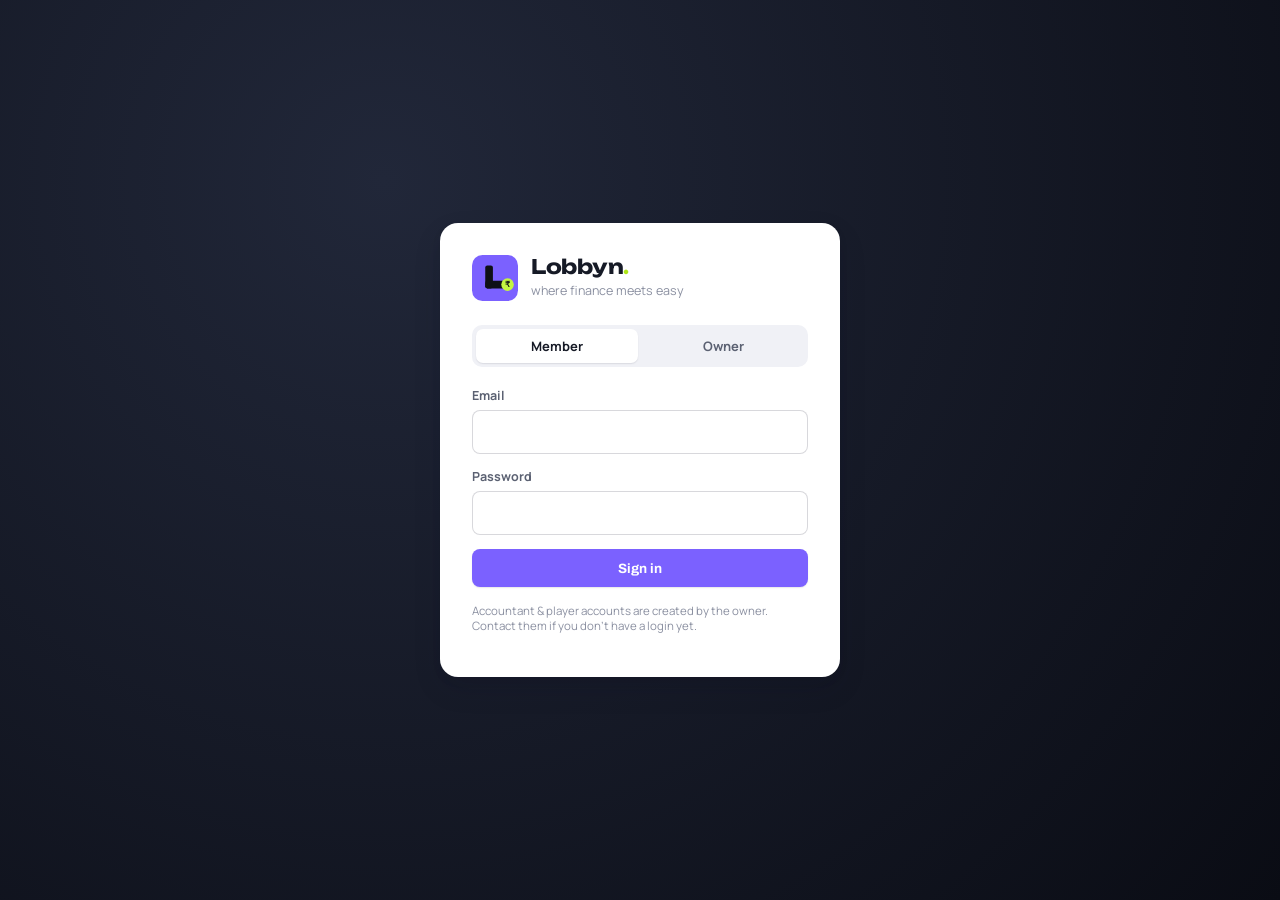
<file: index (2).html>
<!DOCTYPE html>
<html lang="en">
<head>
<meta charset="UTF-8">
<meta name="viewport" content="width=device-width, initial-scale=1, maximum-scale=1">
<title>Lobbyn — where finance meets easy</title>
<link rel="stylesheet" href="fonts.css">
<link rel="preconnect" href="https://fonts.googleapis.com">
<link rel="preconnect" href="https://fonts.gstatic.com" crossorigin>
<link href="https://fonts.googleapis.com/css2?family=Unbounded:wght@600;700&display=swap" rel="stylesheet">
<style>
  :root {
    color-scheme: light;
    --ink-950: #0a0c14;
    --ink-900: #10131e;
    --ink-800: #171b2a;
    --ink-700: #212739;
    --ink-600: #2d3550;
    /* Lobbyn brand palette */
    --violet-700: #4b2fd1;  /* Deep */
    --violet-600: #6a4ae8;
    --violet-500: #7b61ff;  /* Primary */
    --violet-100: #ece7ff;
    --lime-500: #c4f542;    /* Accent */
    --lime-600: #aee617;
    --cyan-500: #17b8c4;
    --page: #f5f6f9;
    --surface: #ffffff;
    --surface-sunken: #f0f1f6;
    --ink-primary: #161a26;
    --ink-secondary: #5b6172;
    --ink-muted: #8b90a1;
    --border: rgba(15,16,42,0.09);
    --border-strong: rgba(15,16,42,0.16);
    --shadow-sm: 0 1px 2px rgba(15,16,42,0.06), 0 1px 1px rgba(15,16,42,0.04);
    --shadow-md: 0 4px 10px rgba(15,16,42,0.08), 0 2px 4px rgba(15,16,42,0.05);
    --shadow-lg: 0 12px 28px rgba(15,16,42,0.12), 0 4px 10px rgba(15,16,42,0.06);
    --good: #0ca35c;
    --good-bg: #e3f8ed;
    --warning: #a66c00;
    --warning-bg: #fdf1d6;
    --serious: #c1502c;
    --serious-bg: #fbe8e0;
    --critical: #c22e2e;
    --critical-bg: #fbe4e4;
    --seq-1: #b7a4f2;
    --seq-2: #9678ea;
    --seq-3: #7040d6;
    --seq-4: #4c2aa6;
    --radius-sm: 8px;
    --radius-md: 12px;
    --radius-lg: 18px;
    --font-display: 'Archivo', system-ui, -apple-system, sans-serif;
    --font-brand: 'Unbounded', 'Archivo', system-ui, sans-serif;
    --font-body: 'Manrope', system-ui, -apple-system, sans-serif;
    --font-mono: 'JetBrains Mono', ui-monospace, monospace;
  }

  * { box-sizing: border-box; }
  html, body { margin: 0; padding: 0; }
  body {
    font-family: var(--font-body);
    background: var(--page);
    color: var(--ink-primary);
    -webkit-font-smoothing: antialiased;
    min-height: 100vh;
  }
  h1, h2, h3, h4, .brand, button, .nav-item, .btn { font-family: var(--font-display); }
  .brand-word { font-family: var(--font-brand); font-weight: 700; letter-spacing: -0.3px; }
  .brand-word .dot { color: var(--lime-600); }
  .num, td.num, .stat-value, .badge-count { font-variant-numeric: tabular-nums; font-family: var(--font-mono); }
  a { color: inherit; }
  button { font: inherit; cursor: pointer; }
  input, select, textarea { font: inherit; }

  @media (prefers-reduced-motion: no-preference) {
    .card, .btn, .nav-item, .modal-panel, .toast { transition: box-shadow .18s ease, transform .18s ease, background .18s ease, border-color .18s ease; }
  }

  /* ---------- Layout shell ---------- */
  #app { min-height: 100vh; }
  .shell { display: flex; min-height: 100vh; }
  .sidebar {
    width: 248px; flex-shrink: 0; background: linear-gradient(180deg, var(--ink-900), var(--ink-950));
    color: #dfe1f0; display: flex; flex-direction: column; position: sticky; top: 0; height: 100vh;
  }
  .sidebar-brand { padding: 22px 20px 18px; display: flex; align-items: center; gap: 11px; border-bottom: 1px solid rgba(255,255,255,0.08); }
  .sidebar-brand .mark { width: 34px; height: 34px; flex-shrink: 0; }
  .sidebar-brand .name { font-size: 16px; color: #fff; line-height: 1.1; }
  .sidebar-brand .sub { font-size: 10.5px; color: #939ab8; letter-spacing: .06em; text-transform: uppercase; margin-top: 3px; }
  .sidebar-nav { flex: 1; padding: 14px 10px; display: flex; flex-direction: column; gap: 2px; overflow-y: auto; }
  .nav-item {
    display: flex; align-items: center; gap: 11px; padding: 10px 12px; border-radius: var(--radius-sm);
    background: transparent; border: none; color: #b7bad3; text-align: left; font-size: 13.5px; font-weight: 600;
    width: 100%;
  }
  .nav-item svg { width: 18px; height: 18px; flex-shrink: 0; opacity: .85; }
  .nav-item:hover { background: rgba(255,255,255,0.06); color: #fff; }
  .nav-item.active { background: rgba(123,97,255,0.22); color: #d9c9fb; }
  .nav-item.active svg { opacity: 1; }
  .sidebar-foot { padding: 14px; border-top: 1px solid rgba(255,255,255,0.08); }
  .sidebar-user { display: flex; align-items: center; gap: 10px; padding: 8px; border-radius: var(--radius-sm); }
  .sidebar-user .avatar {
    width: 32px; height: 32px; border-radius: 50%; background: var(--ink-700); color: #fff; display: flex;
    align-items: center; justify-content: center; font-weight: 700; font-size: 13px; flex-shrink: 0;
  }
  .sidebar-user .who { flex: 1; min-width: 0; }
  .sidebar-user .who .n { color: #fff; font-size: 13px; font-weight: 700; white-space: nowrap; overflow: hidden; text-overflow: ellipsis; }
  .sidebar-user .who .r { color: #9098b8; font-size: 11px; white-space: nowrap; overflow: hidden; text-overflow: ellipsis; }
  .sidebar-user-editable { cursor: pointer; }
  .sidebar-user-editable:hover { background: rgba(255,255,255,0.06); }
  .logout-btn { background: none; border: none; color: #9098b8; padding: 6px; border-radius: 6px; display: flex; }
  .logout-btn:hover { color: #fff; background: rgba(255,255,255,0.08); }
  .logout-btn svg { width: 16px; height: 16px; }

  .main { flex: 1; min-width: 0; display: flex; flex-direction: column; }
  .topbar {
    height: 64px; flex-shrink: 0; display: flex; align-items: center; justify-content: space-between;
    padding: 0 28px; background: var(--surface); border-bottom: 1px solid var(--border);
    position: sticky; top: 0; z-index: 5;
  }
  .topbar h1 { margin: 0; font-size: 18px; font-weight: 700; }
  .topbar .sub { font-size: 12.5px; color: var(--ink-muted); margin-top: 1px; }
  .content { padding: 26px 28px 60px; max-width: 1240px; width: 100%; margin: 0 auto; }

  /* ---------- Primitives ---------- */
  .btn {
    display: inline-flex; align-items: center; justify-content: center; gap: 8px; padding: 9px 16px;
    border-radius: var(--radius-sm); border: 1px solid transparent; font-weight: 700; font-size: 13.5px;
    min-height: 38px; white-space: nowrap;
  }
  .btn svg { width: 15px; height: 15px; }
  .btn-primary { background: var(--violet-500); color: #fff; box-shadow: var(--shadow-sm); }
  .btn-primary:hover { background: var(--violet-600); box-shadow: var(--shadow-md); transform: translateY(-1px); }
  .btn-primary:active { transform: translateY(0); background: var(--violet-700); }
  .btn-secondary { background: var(--surface); border-color: var(--border-strong); color: var(--ink-primary); }
  .btn-secondary:hover { background: var(--surface-sunken); }
  .btn-ghost { background: transparent; color: var(--ink-secondary); border-color: transparent; }
  .btn-ghost:hover { background: var(--surface-sunken); color: var(--ink-primary); }
  .btn-danger { background: var(--critical-bg); color: var(--critical); }
  .btn-danger:hover { filter: brightness(0.97); }
  .btn-sm { min-height: 30px; padding: 5px 11px; font-size: 12.5px; border-radius: 7px; }
  .btn:disabled { opacity: .5; cursor: not-allowed; }
  .btn-block { width: 100%; }

  .card {
    background: var(--surface); border: 1px solid var(--border); border-radius: var(--radius-md);
    box-shadow: var(--shadow-sm); padding: 20px;
  }
  .card-title { font-size: 14px; font-weight: 700; margin: 0 0 4px; display: flex; align-items: center; gap: 8px; }
  .card-sub { font-size: 12px; color: var(--ink-muted); margin: 0 0 14px; }
  .title-icon {
    width: 24px; height: 24px; border-radius: 7px; display: inline-flex; align-items: center;
    justify-content: center; flex-shrink: 0; background: var(--surface-sunken); color: var(--ink-secondary);
  }
  .title-icon svg { width: 13px; height: 13px; }
  .title-icon.violet { background: var(--violet-100); color: var(--violet-700); }

  .grid { display: grid; gap: 16px; }
  .grid-4 { grid-template-columns: repeat(4, 1fr); }
  .grid-3 { grid-template-columns: repeat(3, 1fr); }
  .grid-2 { grid-template-columns: repeat(2, 1fr); }
  @media (max-width: 1080px) { .grid-4 { grid-template-columns: repeat(2, 1fr); } .grid-3 { grid-template-columns: repeat(2, 1fr); } }
  @media (max-width: 640px) { .grid-4, .grid-3, .grid-2 { grid-template-columns: 1fr; } }

  .stat-tile { display: flex; flex-direction: column; gap: 6px; }
  .stat-tile .label { font-size: 12px; color: var(--ink-muted); font-weight: 700; text-transform: uppercase; letter-spacing: .04em; }
  .stat-tile .value { font-size: 26px; font-weight: 700; letter-spacing: -0.01em; }
  .stat-tile .delta { font-size: 12px; font-weight: 700; }
  .stat-tile .delta.good { color: var(--good); }
  .stat-tile .delta.bad { color: var(--critical); }
  .stat-tile .delta.muted { color: var(--ink-muted); }
  .stat-tile .icon-badge {
    width: 34px; height: 34px; border-radius: 9px; display: flex; align-items: center; justify-content: center;
    background: var(--violet-100); color: var(--violet-700); margin-bottom: 2px;
  }
  .stat-tile .icon-badge svg { width: 17px; height: 17px; }

  .pill {
    display: inline-flex; align-items: center; gap: 5px; padding: 3px 10px; border-radius: 100px;
    font-size: 11.5px; font-weight: 700; text-transform: uppercase; letter-spacing: .03em; white-space: nowrap;
  }
  .pill-booked { background: var(--warning-bg); color: var(--warning); }
  .pill-completed { background: var(--good-bg); color: var(--good); }
  .pill-cancelled { background: var(--critical-bg); color: var(--critical); }
  .pill-income { background: var(--good-bg); color: var(--good); }
  .pill-expense { background: var(--critical-bg); color: var(--critical); }
  .pill-active { background: var(--good-bg); color: var(--good); }
  .pill-inactive { background: var(--surface-sunken); color: var(--ink-muted); }
  .pill-owner { background: var(--violet-100); color: var(--violet-700); }
  .pill-accountant { background: #e8f0fc; color: #2a5b9c; }
  .pill-player { background: var(--surface-sunken); color: var(--ink-secondary); }

  table { width: 100%; border-collapse: collapse; }
  th { text-align: left; font-size: 11px; text-transform: uppercase; letter-spacing: .04em; color: var(--ink-muted); font-weight: 700; padding: 0 12px 10px; }
  td { padding: 12px; font-size: 13.5px; border-top: 1px solid var(--border); vertical-align: middle; }
  tr:hover td { background: var(--surface-sunken); }
  .table-wrap { overflow-x: auto; }
  .table-card { padding: 8px 8px 4px; }
  .table-card th:first-child, .table-card td:first-child { padding-left: 16px; }
  .empty-row td { text-align: center; color: var(--ink-muted); padding: 30px 12px; }

  label.field { display: block; margin-bottom: 14px; }
  label.field .lbl { display: block; font-size: 12.5px; font-weight: 700; color: var(--ink-secondary); margin-bottom: 6px; }
  input[type=text], input[type=email], input[type=password], input[type=number], input[type=date],
  input[type=time], input[type=datetime-local], input[type=tel], select, textarea {
    width: 100%; padding: 10px 12px; border-radius: var(--radius-sm); border: 1px solid var(--border-strong);
    background: var(--surface); font-size: 16px; color: var(--ink-primary); min-height: 44px;
  }
  textarea { min-height: 80px; resize: vertical; }
  input:focus, select:focus, textarea:focus { outline: none; border-color: var(--violet-500); box-shadow: 0 0 0 3px rgba(123,97,255,0.18); }
  .form-row { display: flex; gap: 12px; }
  .form-row > * { flex: 1; min-width: 0; }
  @media (max-width: 560px) { .form-row { flex-direction: column; gap: 0; } }
  .hint { font-size: 11.5px; color: var(--ink-muted); margin-top: 5px; }
  .error-text { font-size: 12.5px; color: var(--critical); margin-top: 6px; }
  .field-divider { display: flex; align-items: center; gap: 8px; margin: 4px 0 14px; }
  .field-divider::after { content: ''; flex: 1; height: 1px; background: var(--border); }
  .field-divider span { font-size: 11px; font-weight: 700; letter-spacing: .04em; text-transform: uppercase; color: var(--ink-muted); white-space: nowrap; }
  label.checkbox-field { display: flex; align-items: center; gap: 8px; }
  label.checkbox-field input[type=checkbox] { width: 17px; height: 17px; min-height: 0; flex-shrink: 0; }
  label.checkbox-field .lbl { margin-bottom: 0; }
  input[type=number]:disabled { opacity: .5; }

  .modal-backdrop {
    position: fixed; inset: 0; background: rgba(10,12,20,0.45); display: flex; align-items: center;
    justify-content: center; z-index: 60; padding: 20px; backdrop-filter: blur(2px);
  }
  .modal-panel {
    background: var(--surface); border-radius: var(--radius-lg); box-shadow: var(--shadow-lg);
    width: 100%; max-width: 480px; max-height: 88vh; overflow-y: auto; padding: 24px;
  }
  .modal-panel.wide { max-width: 640px; }
  .modal-head {
    display: flex; align-items: center; justify-content: space-between;
    position: sticky; top: -24px; z-index: 2; background: var(--surface);
    margin: -24px -24px 16px; padding: 20px 24px 14px;
    border-radius: var(--radius-lg) var(--radius-lg) 0 0;
    border-bottom: 1px solid var(--border);
  }
  .modal-head h3 { margin: 0; font-size: 17px; }
  .modal-close {
    background: var(--surface-sunken); border: none; color: var(--ink-secondary); padding: 8px;
    border-radius: 8px; flex-shrink: 0; display: flex;
  }
  .modal-close:hover { background: var(--border-strong); color: var(--ink-primary); }

  .toast-stack { position: fixed; bottom: 20px; right: 20px; display: flex; flex-direction: column; gap: 8px; z-index: 100; }
  .toast {
    background: var(--ink-900); color: #fff; padding: 12px 16px; border-radius: var(--radius-sm); font-size: 13.5px;
    box-shadow: var(--shadow-lg); max-width: 320px; font-weight: 600; display: flex; align-items: center; gap: 8px;
  }
  .toast.success { background: #0d3d29; }
  .toast.error { background: #4a1414; }

  .section-head { display: flex; align-items: center; justify-content: space-between; margin-bottom: 16px; flex-wrap: wrap; gap: 10px; }
  .section-head h2 { margin: 0; font-size: 19px; }
  .filter-bar { display: flex; gap: 8px; margin-bottom: 14px; flex-wrap: wrap; }
  .filter-chip {
    padding: 6px 13px; border-radius: 100px; border: 1px solid var(--border-strong); background: var(--surface);
    font-size: 12.5px; font-weight: 700; color: var(--ink-secondary);
  }
  .filter-chip.active { background: var(--ink-900); border-color: var(--ink-900); color: #fff; }

  .kv { display: flex; justify-content: space-between; font-size: 13px; padding: 7px 0; border-bottom: 1px solid var(--border); }
  .kv:last-child { border-bottom: none; }
  .kv .k { color: var(--ink-muted); }
  .kv .v { font-weight: 700; }

  /* ---------- Login ---------- */
  .login-wrap { min-height: 100vh; display: flex; align-items: center; justify-content: center; background: radial-gradient(circle at 30% 20%, var(--ink-700), var(--ink-950)); padding: 20px; }
  .login-card { width: 100%; max-width: 400px; background: var(--surface); border-radius: var(--radius-lg); box-shadow: var(--shadow-lg); padding: 32px; }
  .login-brand { display: flex; align-items: center; gap: 13px; margin-bottom: 24px; }
  .login-brand .mark { width: 46px; height: 46px; flex-shrink: 0; }
  .login-brand h1 { font-size: 20px; margin: 0; line-height: 1; }
  .login-brand p { font-size: 12.5px; color: var(--ink-muted); margin: 5px 0 0; }
  .login-tabs { display: flex; gap: 4px; background: var(--surface-sunken); padding: 4px; border-radius: 10px; margin-bottom: 20px; }
  .login-tab { flex: 1; padding: 8px; border: none; background: transparent; border-radius: 7px; font-weight: 700; font-size: 13px; color: var(--ink-secondary); }
  .login-tab.active { background: var(--surface); box-shadow: var(--shadow-sm); color: var(--ink-primary); }

  .empty-state { text-align: center; padding: 50px 20px; color: var(--ink-muted); }
  .empty-state svg { width: 40px; height: 40px; margin-bottom: 10px; opacity: .4; }
  .empty-state p { margin: 0; font-size: 13.5px; }

  .divider { height: 1px; background: var(--border); margin: 16px 0; }

  @media (max-width: 860px) {
    .sidebar { position: fixed; left: -260px; z-index: 50; transition: left .2s ease; box-shadow: var(--shadow-lg); }
    .sidebar.open { left: 0; }
    .content { padding: 18px 16px 50px; }
    .topbar { padding: 0 16px; }
    .menu-btn { display: inline-flex !important; }
  }
  .menu-btn { display: none; background: none; border: none; padding: 6px; border-radius: 6px; }
  .menu-btn svg { width: 20px; height: 20px; }
  .sidebar-scrim { display: none; }
  .sidebar-scrim.show { display: block; position: fixed; inset: 0; background: rgba(0,0,0,0.3); z-index: 45; }

  .list-row { display: flex; align-items: center; justify-content: space-between; gap: 12px; padding: 12px 4px; border-top: 1px solid var(--border); }
  .list-row:first-child { border-top: none; }
  .list-row .main-text { font-size: 13.5px; font-weight: 700; }
  .list-row .sub-text { font-size: 12px; color: var(--ink-muted); margin-top: 1px; }
</style>
</head>
<body>
<div id="app"></div>
<div class="toast-stack" id="toastStack"></div>
<script src="vendor-supabase-js.js"></script>
<script>
// ============================================================
// Config — swap these for your own Supabase project (see README).
// ============================================================
const SUPABASE_URL = 'https://ixfuyoqrqaftuihwcvjw.supabase.co';
const SUPABASE_ANON_KEY = 'eyJhbGciOiJIUzI1NiIsInR5cCI6IkpXVCJ9.eyJpc3MiOiJzdXBhYmFzZSIsInJlZiI6Iml4ZnV5b3FycWFmdHVpaHdjdmp3Iiwicm9sZSI6ImFub24iLCJpYXQiOjE3ODM5NjQyNDIsImV4cCI6MjA5OTU0MDI0Mn0.k7x0WvHF92xDft3lUGanIU_ha9rEjPZ8C65knPFtQkQ';
const sb = supabase.createClient(SUPABASE_URL, SUPABASE_ANON_KEY);

// ============================================================
// Brand mark — Lobbyn app icon (L + ₹ coin). Scales to its container.
// ============================================================
const LOBBYN_ICON = '<svg viewBox="0 0 132 132" width="100%" height="100%" style="display:block" aria-hidden="true"><rect x="0" y="0" width="132" height="132" rx="30" fill="#7b61ff"/><rect x="38" y="30" width="22" height="66" rx="6" fill="#0e1016"/><rect x="38" y="74" width="56" height="22" rx="6" fill="#0e1016"/><circle cx="102" cy="85" r="18" fill="#c4f542"/><text x="102" y="93" font-family="Archivo, sans-serif" font-size="22" font-weight="700" fill="#0e1016" text-anchor="middle">₹</text></svg>';

// ============================================================
// Icons (inline SVG, no emoji)
// ============================================================
const ICONS = {
  dashboard: '<svg viewBox="0 0 24 24" fill="none" stroke="currentColor" stroke-width="2" stroke-linecap="round" stroke-linejoin="round"><rect x="3" y="3" width="7" height="9" rx="1.5"/><rect x="14" y="3" width="7" height="5" rx="1.5"/><rect x="14" y="12" width="7" height="9" rx="1.5"/><rect x="3" y="16" width="7" height="5" rx="1.5"/></svg>',
  slots: '<svg viewBox="0 0 24 24" fill="none" stroke="currentColor" stroke-width="2" stroke-linecap="round" stroke-linejoin="round"><rect x="3" y="5" width="18" height="16" rx="2"/><path d="M3 10h18M8 3v4M16 3v4"/></svg>',
  finance: '<svg viewBox="0 0 24 24" fill="none" stroke="currentColor" stroke-width="2" stroke-linecap="round" stroke-linejoin="round"><rect x="2" y="6" width="20" height="14" rx="2"/><path d="M2 10h20"/><circle cx="17" cy="15" r="1.6"/></svg>',
  teams: '<svg viewBox="0 0 24 24" fill="none" stroke="currentColor" stroke-width="2" stroke-linecap="round" stroke-linejoin="round"><circle cx="9" cy="8" r="3.2"/><path d="M2.5 20c0-3.6 2.9-6.2 6.5-6.2s6.5 2.6 6.5 6.2"/><circle cx="17.5" cy="8.5" r="2.5"/><path d="M15.8 13.9c2.9.3 5.2 2.6 5.2 6.1"/></svg>',
  members: '<svg viewBox="0 0 24 24" fill="none" stroke="currentColor" stroke-width="2" stroke-linecap="round" stroke-linejoin="round"><circle cx="12" cy="8" r="4"/><path d="M4 21c0-4.4 3.6-7 8-7s8 2.6 8 7"/></svg>',
  logout: '<svg viewBox="0 0 24 24" fill="none" stroke="currentColor" stroke-width="2" stroke-linecap="round" stroke-linejoin="round"><path d="M9 21H5a2 2 0 01-2-2V5a2 2 0 012-2h4"/><path d="M16 17l5-5-5-5"/><path d="M21 12H9"/></svg>',
  plus: '<svg viewBox="0 0 24 24" fill="none" stroke="currentColor" stroke-width="2.2" stroke-linecap="round" stroke-linejoin="round"><path d="M12 5v14M5 12h14"/></svg>',
  close: '<svg viewBox="0 0 24 24" fill="none" stroke="currentColor" stroke-width="2.2" stroke-linecap="round" stroke-linejoin="round"><path d="M18 6L6 18M6 6l12 12"/></svg>',
  menu: '<svg viewBox="0 0 24 24" fill="none" stroke="currentColor" stroke-width="2" stroke-linecap="round"><path d="M3 6h18M3 12h18M3 18h18"/></svg>',
  edit: '<svg viewBox="0 0 24 24" fill="none" stroke="currentColor" stroke-width="2" stroke-linecap="round" stroke-linejoin="round"><path d="M12 20h9"/><path d="M16.5 3.5a2.1 2.1 0 013 3L7 19l-4 1 1-4z"/></svg>',
  trash: '<svg viewBox="0 0 24 24" fill="none" stroke="currentColor" stroke-width="2" stroke-linecap="round" stroke-linejoin="round"><path d="M3 6h18M8 6V4a2 2 0 012-2h4a2 2 0 012 2v2m3 0l-1 14a2 2 0 01-2 2H7a2 2 0 01-2-2L4 6"/></svg>',
  key: '<svg viewBox="0 0 24 24" fill="none" stroke="currentColor" stroke-width="2" stroke-linecap="round" stroke-linejoin="round"><circle cx="8" cy="15" r="4"/><path d="M10.8 12.2L20 3M16 7l3 3M13 10l2 2"/></svg>',
  clock: '<svg viewBox="0 0 24 24" fill="none" stroke="currentColor" stroke-width="2" stroke-linecap="round" stroke-linejoin="round"><circle cx="12" cy="12" r="9"/><path d="M12 7v5l4 2"/></svg>',
  wallet: '<svg viewBox="0 0 24 24" fill="none" stroke="currentColor" stroke-width="2" stroke-linecap="round" stroke-linejoin="round"><path d="M20 7H6a2 2 0 00-2 2v9a2 2 0 002 2h14v-6"/><path d="M4 9V6a2 2 0 012-2h10"/><circle cx="17" cy="15" r="1.4"/></svg>',
  analytics: '<svg viewBox="0 0 24 24" fill="none" stroke="currentColor" stroke-width="2" stroke-linecap="round" stroke-linejoin="round"><path d="M4 20V10M12 20V4M20 20v-7"/></svg>',
  trophy: '<svg viewBox="0 0 24 24" fill="none" stroke="currentColor" stroke-width="2" stroke-linecap="round" stroke-linejoin="round"><path d="M8 4h8v5a4 4 0 01-8 0V4z"/><path d="M8 5H4.5A1.5 1.5 0 004 7.5C4 9 5.5 10 7.5 10M16 5h3.5A1.5 1.5 0 0121 7.5C21 9 19.5 10 17.5 10"/><path d="M12 13v3M9 20h6M10 16.5h4v2a1 1 0 01-1 1h-2a1 1 0 01-1-1v-2z"/></svg>',
};
function icon(name){ return ICONS[name] || ''; }

// ============================================================
// Session
// ============================================================
let session = null;
try { session = JSON.parse(localStorage.getItem('oh_session') || 'null'); } catch(e) { session = null; }
function saveSession(){ localStorage.setItem('oh_session', JSON.stringify(session)); }
function isOwner(){ return session && session.type === 'owner'; }
function isMember(){ return session && session.type === 'member'; }
function myRole(){ return isOwner() ? 'owner' : (isMember() ? session.member.role : null); }
function canEdit(){ return isOwner() || myRole() === 'accountant'; }

// Every read/write RPC takes p_passcode + p_member_id + p_password — this builds the
// shared triple from whichever role is logged in.
function authTriple(){
  if (isOwner()) return { p_passcode: session.passcode, p_member_id: null, p_password: null };
  if (isMember()) return { p_passcode: null, p_member_id: session.member.id, p_password: session.password };
  return { p_passcode: null, p_member_id: null, p_password: null };
}

async function rpc(name, params){
  const { data, error } = await sb.rpc(name, params);
  if (error) { toast(error.message || 'Something went wrong', 'error'); throw error; }
  return data;
}

// ============================================================
// Toasts
// ============================================================
function toast(msg, kind){
  const stack = document.getElementById('toastStack');
  const el = document.createElement('div');
  el.className = 'toast' + (kind === 'success' ? ' success' : kind === 'error' ? ' error' : '');
  el.textContent = msg;
  stack.appendChild(el);
  setTimeout(() => el.remove(), 3600);
}

// ============================================================
// Formatting helpers
// ============================================================
function money(n){ return '₹' + Math.round(Number(n)||0).toLocaleString('en-IN'); }
function fmtDate(d){ if(!d) return '—'; const dt = new Date(d); return dt.toLocaleDateString('en-IN', {day:'numeric', month:'short', year:'numeric'}); }
function todayISO(){ return new Date().toISOString().slice(0,10); }
function initials(name){ return (name||'?').trim().split(/\s+/).map(w=>w[0]).slice(0,2).join('').toUpperCase(); }
function statusLabel(s){ return (s||'').replace(/_/g,' ').replace(/\b\w/g, c => c.toUpperCase()); }
function lobbyTypeLabel(s){ return (s.lobby_type === 'tournament' && s.tournament_name) ? s.tournament_name : statusLabel(s.lobby_type); }
function escapeHtml(s){ return String(s==null?'':s).replace(/[&<>"']/g, c => ({'&':'&amp;','<':'&lt;','>':'&gt;','"':'&quot;',"'":'&#39;'}[c])); }
function roleLabel(r){ return r === 'owner' ? 'Owner' : r === 'accountant' ? 'Accountant' : 'Player'; }

// ============================================================
// App state / router
// ============================================================
let route = 'dashboard';

function nav(r){ route = r; render(); }

async function render(){
  const app = document.getElementById('app');
  if (!session){
    app.innerHTML = renderLogin();
    bindLogin();
    return;
  }
  if (isOwner() && !session.org){
    try {
      await loadOwnerProfile();
      saveSession();
    } catch (e) {
      session.org = { name: '', ownerName: '', contact: '' };
    }
  }
  app.innerHTML = renderShell();
  bindShell();
  await renderRoute();
  if (isOwner() && !session.org.ownerName) openOrgProfileModal(true);
}

function bindShell(){
  const menuBtn = document.getElementById('menuBtn');
  const sidebar = document.getElementById('sidebar');
  const scrim = document.getElementById('sidebarScrim');
  if (menuBtn) menuBtn.onclick = () => { sidebar.classList.add('open'); scrim.classList.add('show'); };
  if (scrim) scrim.onclick = () => { sidebar.classList.remove('open'); scrim.classList.remove('show'); };
  document.getElementById('logoutBtn').onclick = (e) => {
    e.stopPropagation();
    session = null; localStorage.removeItem('oh_session'); route = 'dashboard'; render();
  };
  const profileTrigger = document.getElementById('orgProfileTrigger');
  if (profileTrigger) profileTrigger.onclick = () => openOrgProfileModal(false);
  document.querySelectorAll('.nav-item[data-nav]').forEach(btn => {
    btn.onclick = () => { nav(btn.dataset.nav); sidebar.classList.remove('open'); scrim.classList.remove('show'); };
  });
}

async function renderRoute(){
  const content = document.getElementById('content');
  const titleEl = document.getElementById('pageTitle');
  const subEl = document.getElementById('pageSub');
  const meta = ROUTES[route] || ROUTES.dashboard;
  titleEl.textContent = meta.title();
  subEl.textContent = meta.sub();
  content.innerHTML = '<div class="empty-state"><p>Loading…</p></div>';
  try {
    const html = await meta.render();
    content.innerHTML = html;
    if (meta.bind) meta.bind();
  } catch(e){
    console.error(e);
    content.innerHTML = '<div class="empty-state"><p>Could not load this page.</p></div>';
  }
}

// ============================================================
// Login screen
// ============================================================
let loginTab = 'member';

function renderLogin(){
  return `
  <div class="login-wrap">
    <div class="login-card">
      <div class="login-brand">
        <div class="mark">${LOBBYN_ICON}</div>
        <div>
          <h1 class="brand-word">Lobbyn<span class="dot">.</span></h1>
          <p>where finance meets easy</p>
        </div>
      </div>
      <div class="login-tabs">
        <button class="login-tab ${loginTab==='member'?'active':''}" data-tab="member">Member</button>
        <button class="login-tab ${loginTab==='owner'?'active':''}" data-tab="owner">Owner</button>
      </div>
      ${loginTab === 'owner' ? `
      <form id="ownerLoginForm">
      <label class="field"><span class="lbl">Org name</span>
          <input type="text" name="orgname" required>
        </label>
        <label class="field"><span class="lbl">Owner passcode</span>
          <input type="password" name="passcode" required autocomplete="current-password">
        </label>
        <div id="loginError" class="error-text" style="display:none"></div>
        <button class="btn btn-primary btn-block" type="submit">Sign in as owner</button>
      </form>` : `
      <form id="memberLoginForm">
        <label class="field"><span class="lbl">Email</span>
          <input type="email" name="email" required autocomplete="username">
        </label>
        <label class="field"><span class="lbl">Password</span>
          <input type="password" name="password" required autocomplete="current-password">
        </label>
        <div id="loginError" class="error-text" style="display:none"></div>
        <button class="btn btn-primary btn-block" type="submit">Sign in</button>
      </form>
      <p class="hint" style="margin-top:16px">Accountant &amp; player accounts are created by the owner. Contact them if you don't have a login yet.</p>
      `}
    </div>
  </div>`;
}

function bindLogin(){
  document.querySelectorAll('.login-tab').forEach(t => t.onclick = () => { loginTab = t.dataset.tab; render(); });
  const errEl = () => document.getElementById('loginError');
  const memForm = document.getElementById('memberLoginForm');
  if (memForm) memForm.onsubmit = async (e) => {
    e.preventDefault();
    const fd = new FormData(memForm);
    const btn = memForm.querySelector('button');
    btn.disabled = true;
    try {
      const data = await rpc('member_login', { p_email: fd.get('email'), p_password: fd.get('password') });
      if (!data.success){
        errEl().textContent = data.error === 'wrong_password' ? 'Incorrect email or password.'
          : data.error === 'no_account' ? 'No account with that email.'
          : data.error === 'account_inactive' ? 'This account has been deactivated.'
          : data.error === 'too_many_attempts' ? 'Too many attempts — try again in a few minutes.'
          : 'Could not sign in.';
        errEl().style.display = 'block';
        return;
      }
      session = { type: 'member', member: data.member, password: fd.get('password') };
      saveSession();
      route = 'dashboard';
      render();
    } finally { btn.disabled = false; }
  };
  const ownerForm = document.getElementById('ownerLoginForm');
  if (ownerForm) ownerForm.onsubmit = async (e) => {
    e.preventDefault();
    const fd = new FormData(ownerForm);
    const btn = ownerForm.querySelector('button');
    btn.disabled = true;
    try {
     const orgId = await rpc('org_owner_login', { p_org_name: fd.get('orgname'), p_passcode: fd.get('passcode') });
      if (!orgId){
        errEl().textContent = 'Incorrect passcode.';
        errEl().style.display = 'block';
        return;
      }
      session = { type: 'owner', passcode: fd.get('passcode') };
      try {
        await loadOwnerProfile();
      } catch (err) {
        session.org = { name: '', ownerName: '', contact: '' };
      }
      saveSession();
      route = 'dashboard';
      render();
      if (!session.org.ownerName) openOrgProfileModal(true);
    } finally { btn.disabled = false; }
  };
}

// Fetches the org's name/owner-name/contact and caches it on the session so the sidebar can
// show "Acme Esports / Priya Sharma" instead of the generic "Owner" label.
async function loadOwnerProfile(){
  const [profile] = await rpc('owner_get_profile', { p_passcode: session.passcode });
  session.org = { name: profile.org_name, ownerName: profile.owner_name, contact: profile.contact };
}

function openOrgProfileModal(isFirstTime){
  const org = session.org || { name: '', ownerName: '', contact: '' };
  openModal(`
    <div class="modal-panel">
      <div class="modal-head">
        <h3>${isFirstTime ? 'Set up your org' : 'Edit org profile'}</h3>
        ${isFirstTime ? '' : '<button class="modal-close">' + icon('close') + '</button>'}
      </div>
      ${isFirstTime ? '<p class="hint" style="margin:-4px 0 14px">Tell us who\'s running this org — it replaces the generic "Owner" label in the sidebar.</p>' : ''}
      <form id="orgProfileForm">
        <label class="field"><span class="lbl">Org name</span>
          <input type="text" name="org_name" required value="${escapeHtml(org.name || '')}">
        </label>
        <label class="field"><span class="lbl">Owner name</span>
          <input type="text" name="owner_name" required value="${escapeHtml(org.ownerName || '')}">
        </label>
        <label class="field"><span class="lbl">Contact (phone or email)</span>
          <input type="text" name="contact" value="${escapeHtml(org.contact || '')}">
        </label>
        <button class="btn btn-primary btn-block" type="submit">Save</button>
      </form>
    </div>`);
  document.getElementById('orgProfileForm').onsubmit = async (e) => {
    e.preventDefault();
    const fd = new FormData(e.target);
    const ok = await rpc('owner_update_profile', {
      p_passcode: session.passcode,
      p_org_name: fd.get('org_name'),
      p_owner_name: fd.get('owner_name'),
      p_contact: fd.get('contact') || ''
    });
    if (ok) {
      session.org = { name: fd.get('org_name').trim(), ownerName: fd.get('owner_name').trim(), contact: (fd.get('contact')||'').trim() };
      saveSession();
      toast('Org profile saved', 'success');
      closeModal();
      render();
    } else {
      toast('Could not save — check both fields are filled in', 'error');
    }
  };
}

// ============================================================
// Shell (sidebar + topbar)
// ============================================================
const OWNER_NAV = [
  ['dashboard','dashboard','Dashboard'],
  ['slots','slots','Slots & Lobbies'],
  ['finance','finance','Finance'],
  ['analytics','analytics','Analytics'],
  ['teams','teams','Teams'],
  ['members','members','Members'],
];
const ACCOUNTANT_NAV = [
  ['dashboard','dashboard','Dashboard'],
  ['slots','slots','Slots & Lobbies'],
  ['finance','finance','Finance'],
];
const PLAYER_NAV = [
  ['dashboard','dashboard','Dashboard'],
  ['slots','slots','Slots & Lobbies'],
  ['finance','finance','Finance'],
  ['analytics','analytics','Analytics'],
];

function renderShell(){
  const role = myRole();
  const navItems = role === 'owner' ? OWNER_NAV : role === 'accountant' ? ACCOUNTANT_NAV : PLAYER_NAV;
  const who = isOwner() ? (session.org && session.org.name) || 'Owner' : session.member.name;
  const subLabel = isOwner() ? ((session.org && session.org.ownerName) || 'Set up profile') : roleLabel(role);
  return `
  <div class="shell">
    <div class="sidebar-scrim" id="sidebarScrim"></div>
    <aside class="sidebar" id="sidebar">
      <div class="sidebar-brand">
        <div class="mark">${LOBBYN_ICON}</div>
        <div>
          <div class="name brand-word">Lobbyn<span class="dot">.</span></div>
          <div class="sub">Esports Finance</div>
        </div>
      </div>
      <nav class="sidebar-nav">
        ${navItems.map(([r,ic,label]) => `
          <button class="nav-item ${route===r?'active':''}" data-nav="${r}">${icon(ic)}<span>${label}</span></button>
        `).join('')}
      </nav>
      <div class="sidebar-foot">
        <div class="sidebar-user${isOwner() ? ' sidebar-user-editable' : ''}" ${isOwner() ? 'id="orgProfileTrigger" title="Edit org profile"' : ''}>
          <div class="avatar">${initials(who)}</div>
          <div class="who"><div class="n">${escapeHtml(who)}</div><div class="r">${escapeHtml(subLabel)}</div></div>
          <button class="logout-btn" id="logoutBtn" title="Log out">${icon('logout')}</button>
        </div>
      </div>
    </aside>
    <div class="main">
      <div class="topbar">
        <div style="display:flex;align-items:center;gap:12px">
          <button class="menu-btn" id="menuBtn">${icon('menu')}</button>
          <div>
            <h1 id="pageTitle"></h1>
            <div class="sub" id="pageSub"></div>
          </div>
        </div>
      </div>
      <div class="content" id="content"></div>
    </div>
  </div>`;
}

// ============================================================
// Modal helper
// ============================================================
function openModal(html){
  closeModal();
  const wrap = document.createElement('div');
  wrap.className = 'modal-backdrop';
  wrap.id = 'modalRoot';
  wrap.innerHTML = html;
  document.body.appendChild(wrap);
  wrap.addEventListener('click', (e) => { if (e.target === wrap) closeModal(); });
  wrap.querySelectorAll('.modal-close').forEach(b => b.onclick = closeModal);
}
function closeModal(){ const el = document.getElementById('modalRoot'); if (el) el.remove(); }

// ============================================================
// Shared data fetchers
// ============================================================
async function fetchTeams(){ return await rpc('list_teams', authTriple()); }
async function fetchSlots(){ return await rpc('list_slots', { ...authTriple(), p_from: null, p_to: null }); }
async function fetchTransactions(){ return await rpc('list_transactions', { ...authTriple(), p_from: null, p_to: null }); }
async function fetchSummary(){ return await rpc('get_finance_summary', authTriple()); }

let teamsCache = [];

// ============================================================
// Dashboard
// ============================================================
async function renderDashboard(){
  const [summary, slots, teams] = await Promise.all([fetchSummary(), fetchSlots(), fetchTeams()]);
  teamsCache = teams;
  const upcoming = slots.filter(s => s.status === 'booked' && s.slot_date >= todayISO())
    .sort((a,b) => a.slot_date.localeCompare(b.slot_date)).slice(0, 6);
  const recentTx = (await fetchTransactions()).slice(0, 6);

  return `
  <div class="grid grid-4" style="margin-bottom:16px">
    <div class="card stat-tile">
      <div class="icon-badge">${icon('wallet')}</div>
      <div class="label">Balance</div>
      <div class="value num">${money(summary.balance)}</div>
    </div>
    <div class="card stat-tile">
      <div class="icon-badge">${icon('finance')}</div>
      <div class="label">Total Income</div>
      <div class="value num">${money(summary.total_income)}</div>
      <div class="delta muted">Expenses ${money(summary.total_expense)}</div>
    </div>
    <div class="card stat-tile">
      <div class="icon-badge">${icon('slots')}</div>
      <div class="label">Spent on Slots</div>
      <div class="value num">${money(summary.slot_spend_total)}</div>
    </div>
    <div class="card stat-tile">
      <div class="icon-badge">${icon('clock')}</div>
      <div class="label">Upcoming Lobbies</div>
      <div class="value num">${summary.upcoming_slots}</div>
    </div>
  </div>
  <div class="grid grid-2">
    <div class="card">
      <div class="card-title"><span class="title-icon violet">${icon('slots')}</span> Upcoming lobbies</div>
      <div class="card-sub">Next booked slots, soonest first</div>
      ${upcoming.length ? upcoming.map(s => `
        <div class="list-row">
          <div>
            <div class="main-text">${escapeHtml(s.team_name || 'Unassigned')} — ${escapeHtml(lobbyTypeLabel(s))}</div>
            <div class="sub-text">${fmtDate(s.slot_date)}${s.start_time ? ' · ' + escapeHtml(s.start_time) + (s.end_time ? '–' + escapeHtml(s.end_time) : '') : ''}</div>
          </div>
          <span class="pill pill-${s.status}">${statusLabel(s.status)}</span>
        </div>`).join('') : '<div class="empty-state"><p>No upcoming lobbies booked.</p></div>'}
    </div>
    <div class="card">
      <div class="card-title"><span class="title-icon violet">${icon('finance')}</span> Recent transactions</div>
      <div class="card-sub">Latest entries in the ledger</div>
      ${recentTx.length ? recentTx.map(t => `
        <div class="list-row">
          <div>
            <div class="main-text">${escapeHtml(t.description || statusLabel(t.category))}</div>
            <div class="sub-text">${fmtDate(t.txn_date)}${t.team_name ? ' · ' + escapeHtml(t.team_name) : ''}</div>
          </div>
          <span class="pill pill-${t.type}">${t.type === 'income' ? '+' : '-'}${money(t.amount)}</span>
        </div>`).join('') : '<div class="empty-state"><p>No transactions recorded yet.</p></div>'}
    </div>
  </div>`;
}

// ============================================================
// Slots & Lobbies
// ============================================================
let slotsData = { slots: [], teams: [] };
let slotFilter = 'all';

async function renderSlots(){
  const [slots, teams] = await Promise.all([fetchSlots(), fetchTeams()]);
  slotsData = { slots, teams };
  teamsCache = teams;
  const filtered = slotFilter === 'all' ? slots : slots.filter(s => s.status === slotFilter);
  const rows = filtered.map(s => `
    <tr>
      <td>${fmtDate(s.slot_date)}</td>
      <td>${escapeHtml(s.team_name || '—')}</td>
      <td>${s.start_time ? escapeHtml(s.start_time) + (s.end_time ? '–' + escapeHtml(s.end_time) : '') : '—'}</td>
      <td>${escapeHtml(lobbyTypeLabel(s))}</td>
      <td class="num">${money(s.cost)}</td>
      <td><span class="pill pill-${s.status}">${statusLabel(s.status)}</span></td>
      ${canEdit() ? `<td style="text-align:right;white-space:nowrap">
        <button class="btn btn-ghost btn-sm" data-edit-slot="${s.id}">${icon('edit')}</button>
        <button class="btn btn-ghost btn-sm" data-del-slot="${s.id}">${icon('trash')}</button>
      </td>` : ''}
    </tr>`).join('');

  return `
  <div class="section-head">
    <h2>Slots &amp; Lobbies</h2>
    ${canEdit() ? `<button class="btn btn-primary" id="addSlotBtn">${icon('plus')} Add Slot</button>` : ''}
  </div>
  <div class="filter-bar">
    ${['all','booked','completed','cancelled'].map(f => `<button class="filter-chip ${slotFilter===f?'active':''}" data-filter="${f}">${f==='all'?'All':statusLabel(f)}</button>`).join('')}
  </div>
  <div class="card table-card">
    <div class="table-wrap"><table>
      <thead><tr><th>Date</th><th>Team</th><th>Time</th><th>Type</th><th>Cost</th><th>Status</th>${canEdit() ? '<th></th>' : ''}</tr></thead>
      <tbody>${rows || `<tr class="empty-row"><td colspan="${canEdit()?7:6}">No slots found.</td></tr>`}</tbody>
    </table></div>
  </div>`;
}

function bindSlots(){
  document.querySelectorAll('[data-filter]').forEach(b => b.onclick = () => { slotFilter = b.dataset.filter; renderRoute(); });
  if (!canEdit()) return;
  document.getElementById('addSlotBtn').onclick = () => openSlotModal(null);
  document.querySelectorAll('[data-edit-slot]').forEach(b => b.onclick = () => openSlotModal(slotsData.slots.find(s => s.id === b.dataset.editSlot)));
  document.querySelectorAll('[data-del-slot]').forEach(b => b.onclick = async () => {
    if (!confirm('Delete this slot? This cannot be undone.')) return;
    const ok = await rpc('delete_slot', { ...authTriple(), p_slot_id: b.dataset.delSlot });
    if (ok) { toast('Slot deleted', 'success'); renderRoute(); }
  });
}

function openSlotModal(slot){
  const isNew = !slot;
  const teamOptions = slotsData.teams.map(t => `<option value="${t.id}" ${!isNew && slot.team_id===t.id ? 'selected' : ''}>${escapeHtml(t.name)}</option>`).join('');
  openModal(`
    <div class="modal-panel">
      <div class="modal-head"><h3>${isNew ? 'Add Slot' : 'Edit Slot'}</h3><button class="modal-close">${icon('close')}</button></div>
      <form id="slotForm">
        <label class="field"><span class="lbl">Team</span>
          <select name="team_id" required>
            <option value="">— Select team —</option>${teamOptions}
          </select>
        </label>
        <label class="field"><span class="lbl">Date</span><input type="date" name="slot_date" required value="${isNew ? todayISO() : slot.slot_date}"></label>
        <div class="form-row">
          <label class="field"><span class="lbl">Lobby type</span>
            <select name="lobby_type" id="lobbyTypeSelect">
              ${['scrim','clash_squad','tournament','practice','custom'].map(v => `<option value="${v}" ${!isNew && slot.lobby_type===v ? 'selected' : ''}>${statusLabel(v)}</option>`).join('')}
            </select>
          </label>
          <label class="field"><span class="lbl">Cost (₹)</span><input type="number" name="cost" min="0" value="${isNew ? 0 : slot.cost}"></label>
        </div>
        <div class="form-row" id="timeFieldsWrap">
          <label class="field"><span class="lbl">Start time</span><input type="time" name="start_time" value="${isNew ? '' : escapeHtml(slot.start_time || '')}"></label>
          <label class="field"><span class="lbl">End time</span><input type="time" name="end_time" value="${isNew ? '' : escapeHtml(slot.end_time || '')}"></label>
        </div>
        <label class="field" id="tournamentNameWrap"><span class="lbl">Tournament name</span>
          <input type="text" name="tournament_name" placeholder="e.g. Summer Championship 2026" value="${isNew ? '' : escapeHtml(slot.tournament_name || '')}">
        </label>
        ${!isNew ? `<label class="field"><span class="lbl">Status</span>
          <select name="status">
            ${['booked','completed','cancelled'].map(v => `<option value="${v}" ${slot.status===v ? 'selected' : ''}>${statusLabel(v)}</option>`).join('')}
          </select>
        </label>` : ''}
        <label class="field"><span class="lbl">Notes</span><textarea name="notes">${isNew ? '' : escapeHtml(slot.notes || '')}</textarea></label>
        ${!isNew ? `
        <div class="field-divider"><span>Match result</span></div>
        <div class="form-row" id="placementPointsWrap">
          <label class="field"><span class="lbl">Placement</span><input type="number" name="placement" min="1" placeholder="e.g. 1" value="${slot.placement == null ? '' : slot.placement}"></label>
          <label class="field"><span class="lbl">Points scored</span><input type="number" name="points" min="0" value="${slot.points || 0}"></label>
        </div>
        <label class="field checkbox-field">
          <input type="checkbox" name="won_prize" id="wonPrizeCheck" ${slot.won_prize ? 'checked' : ''}>
          <span class="lbl" id="wonPrizeLabel">Won a prize</span>
        </label>
        <label class="field"><span class="lbl" id="prizeAmountLabel">Prize amount (₹)</span><input type="number" name="prize_amount" id="prizeAmountInput" min="0" value="${slot.prize_amount || 0}" ${slot.won_prize ? '' : 'disabled'}></label>
        ` : `<p class="hint">Match result fields can be entered once you edit this slot after it's played.</p>`}
        <button class="btn btn-primary btn-block" type="submit">${isNew ? 'Create slot' : 'Save changes'}</button>
      </form>
    </div>`);
  document.getElementById('slotForm').onsubmit = async (e) => {
    e.preventDefault();
    const fd = new FormData(e.target);
    if (isNew){
      const res = await rpc('create_slot', {
        ...authTriple(), p_team_id: fd.get('team_id') || null, p_slot_date: fd.get('slot_date'),
        p_start_time: fd.get('start_time') || '', p_end_time: fd.get('end_time') || '',
        p_lobby_type: fd.get('lobby_type'), p_cost: Number(fd.get('cost') || 0), p_notes: fd.get('notes') || '',
        p_tournament_name: fd.get('tournament_name') || ''
      });
      if (res.success) { toast('Slot created', 'success'); closeModal(); renderRoute(); } else toast(res.error || 'Could not create', 'error');
    } else {
      const ok = await rpc('update_slot', {
        ...authTriple(), p_slot_id: slot.id, p_team_id: fd.get('team_id') || null, p_slot_date: fd.get('slot_date'),
        p_start_time: fd.get('start_time') || '', p_end_time: fd.get('end_time') || '',
        p_lobby_type: fd.get('lobby_type'), p_cost: Number(fd.get('cost') || 0), p_status: fd.get('status'), p_notes: fd.get('notes') || '',
        p_placement: fd.get('placement') ? Number(fd.get('placement')) : null, p_points: Number(fd.get('points') || 0),
        p_won_prize: fd.get('won_prize') === 'on', p_prize_amount: Number(fd.get('prize_amount') || 0),
        p_tournament_name: fd.get('tournament_name') || ''
      });
      if (ok) { toast('Slot updated', 'success'); closeModal(); renderRoute(); }
    }
  };
  const wonPrizeCheck = document.getElementById('wonPrizeCheck');
  if (wonPrizeCheck) wonPrizeCheck.onchange = () => {
    document.getElementById('prizeAmountInput').disabled = !wonPrizeCheck.checked;
  };

  const lobbyTypeSelect = document.getElementById('lobbyTypeSelect');
  const timeFieldsWrap = document.getElementById('timeFieldsWrap');
  const tournamentNameWrap = document.getElementById('tournamentNameWrap');
  const placementPointsWrap = document.getElementById('placementPointsWrap');
  const wonPrizeLabel = document.getElementById('wonPrizeLabel');
  const prizeAmountLabel = document.getElementById('prizeAmountLabel');
  function syncLobbyTypeFields(){
    const isTournament = lobbyTypeSelect.value === 'tournament';
    const isClashSquad = lobbyTypeSelect.value === 'clash_squad';
    timeFieldsWrap.style.display = isTournament ? 'none' : '';
    tournamentNameWrap.style.display = isTournament ? '' : 'none';
    // Clash Squad is a straight win/lose bet match, not a ranked battle-royale lobby —
    // placement and points don't apply there.
    if (placementPointsWrap) placementPointsWrap.style.display = isClashSquad ? 'none' : '';
    if (wonPrizeLabel) wonPrizeLabel.textContent = isClashSquad ? 'Won the bet' : 'Won a prize';
    if (prizeAmountLabel) prizeAmountLabel.textContent = isClashSquad ? 'Payout amount (₹)' : 'Prize amount (₹)';
  }
  lobbyTypeSelect.onchange = syncLobbyTypeFields;
  syncLobbyTypeFields();
}

// ============================================================
// Analytics — cost-bracket performance & a suggested lobby range
// ============================================================
let analyticsTeamFilter = 'all';
const ANALYTICS_CONFIDENT_SAMPLE = 8; // below this we label the read-out as an early signal

function bracketOf(cost){ return Math.floor((Number(cost)||0) / 10) * 10; }

function computeAnalytics(slots){
  const completed = slots.filter(s => s.status === 'completed');
  const withResult = completed.filter(s => s.placement != null);

  const totalSpent = completed.reduce((sum, s) => sum + Number(s.cost || 0), 0);
  const totalPrize = completed.reduce((sum, s) => sum + (s.won_prize ? Number(s.prize_amount || 0) : 0), 0);
  const top3Count = withResult.filter(s => s.placement <= 3).length;

  const byBracket = new Map();
  completed.forEach(s => {
    const b = bracketOf(s.cost);
    if (!byBracket.has(b)) byBracket.set(b, { bracket: b, played: 0, withResult: 0, top3: 0, pointsSum: 0, prize: 0, spent: 0, wins: 0 });
    const row = byBracket.get(b);
    row.played += 1;
    row.spent += Number(s.cost || 0);
    if (s.won_prize){ row.prize += Number(s.prize_amount || 0); row.wins += 1; }
    if (s.placement != null){
      row.withResult += 1;
      row.pointsSum += Number(s.points || 0);
      if (s.placement <= 3) row.top3 += 1;
    }
  });

  const brackets = Array.from(byBracket.values()).map(r => ({
    ...r,
    top3Rate: r.withResult ? r.top3 / r.withResult : null,
    avgPoints: r.withResult ? r.pointsSum / r.withResult : null,
    winRate: r.played ? r.wins / r.played : null,
    net: r.prize - r.spent,
    // How much scoring each rupee buys — comparable across brackets at any sample size.
    pointsPer100: (r.spent > 0 && r.withResult) ? (r.pointsSum / r.spent) * 100 : null,
  })).sort((a, b) => a.bracket - b.bracket);

  // Split every result into "we took a prize" vs "we didn't", and compare the two.
  const resulted = completed.filter(s => s.placement != null);
  const wonSlots = completed.filter(s => s.won_prize);
  const lostSlots = resulted.filter(s => !s.won_prize);
  const avgOf = (arr, pick) => arr.length ? arr.reduce((x, s) => x + Number(pick(s) || 0), 0) / arr.length : null;

  const outcome = {
    won:  { count: wonSlots.length,  avgCost: avgOf(wonSlots,  s => s.cost), avgPoints: avgOf(wonSlots.filter(s => s.placement != null), s => s.points) },
    lost: { count: lostSlots.length, avgCost: avgOf(lostSlots, s => s.cost), avgPoints: avgOf(lostSlots, s => s.points) },
  };

  const scored = brackets.filter(b => b.withResult > 0 || b.wins > 0);
  let suggestion = null;

  if (scored.length){
    if (brackets.some(b => b.wins > 0)){
      // We have real prize data — rank on money returned, then win rate.
      const best = scored.slice().sort((a, b) =>
        b.net - a.net || (b.winRate || 0) - (a.winRate || 0) || (b.pointsPer100 || 0) - (a.pointsPer100 || 0)
      )[0];
      let reason = '';
      if (outcome.won.count && outcome.lost.count){
        reason += `Prize finishes come in lobbies averaging ${money(outcome.won.avgCost)} (${outcome.won.count} of them); empty runs average ${money(outcome.lost.avgCost)} (${outcome.lost.count}). `;
      }
      reason += best.net >= 0
        ? `${money(best.bracket)} lobbies are your profitable bracket — ${money(best.net)} net across ${best.played} played.`
        : `${money(best.bracket)} lobbies lose the least of anything you've tried — ${money(best.net)} net across ${best.played} played.`;
      suggestion = { bracket: best.bracket, reason };
    } else {
      // No prize anywhere yet — rank on scoring bought per rupee, which works from one result.
      const ranked = scored.filter(b => b.pointsPer100 != null).sort((a, b) => b.pointsPer100 - a.pointsPer100);
      if (ranked.length){
        const best = ranked[0], worst = ranked[ranked.length - 1];
        let reason = `No prize finishes on record yet, so this ranks on points earned per ${money(100)} spent. ${money(best.bracket)} lobbies return ${best.pointsPer100.toFixed(1)} pts per ${money(100)}, averaging ${Math.round(best.avgPoints)} points a game`;
        if (worst.bracket !== best.bracket) reason += `, against ${worst.pointsPer100.toFixed(1)} in ${money(worst.bracket)} lobbies`;
        reason += `. Play there while you build a win record.`;
        suggestion = { bracket: best.bracket, reason };
      }
    }
    if (suggestion) suggestion.early = resulted.length < ANALYTICS_CONFIDENT_SAMPLE;
  }

  return {
    totals: {
      lobbiesPlayed: completed.length,
      resultsRecorded: withResult.length,
      totalSpent, totalPrize, net: totalPrize - totalSpent,
      top3Count, top3Rate: withResult.length ? top3Count / withResult.length : null,
    },
    brackets, suggestion, outcome,
  };
}

async function renderAnalytics(){
  const [slots, teams] = await Promise.all([fetchSlots(), fetchTeams()]);
  teamsCache = teams;

  const lockedTeamId = isMember() ? session.member.team_id : null;
  const scoped = lockedTeamId
    ? slots.filter(s => s.team_id === lockedTeamId)
    : (analyticsTeamFilter === 'all' ? slots : slots.filter(s => s.team_id === analyticsTeamFilter));

  const a = computeAnalytics(scoped);
  const t = a.totals;

  const teamPicker = (!lockedTeamId && teams.length) ? `
    <select id="analyticsTeamSelect" style="max-width:220px">
      <option value="all" ${analyticsTeamFilter==='all'?'selected':''}>All teams</option>
      ${teams.map(tm => `<option value="${tm.id}" ${analyticsTeamFilter===tm.id?'selected':''}>${escapeHtml(tm.name)}</option>`).join('')}
    </select>` : '';

  const bracketRows = a.brackets.map(b => `
    <tr>
      <td>₹${b.bracket}${b.bracket === a.suggestion?.bracket ? ' <span class="pill pill-active">Suggested</span>' : ''}</td>
      <td class="num">${b.played}</td>
      <td class="num">${b.withResult}</td>
      <td class="num">${b.top3}</td>
      <td class="num">${b.top3Rate == null ? '—' : Math.round(b.top3Rate*100) + '%'}</td>
      <td class="num">${b.avgPoints == null ? '—' : Math.round(b.avgPoints)}</td>
      <td class="num">${money(b.prize)}</td>
      <td class="num">${money(b.spent)}</td>
      <td class="num" style="color:${b.net >= 0 ? 'var(--good)' : 'var(--critical)'}">${money(b.net)}</td>
    </tr>`).join('');

  return `
  <div class="section-head">
    <h2>Analytics</h2>
    ${teamPicker}
  </div>
  <div class="grid grid-4" style="margin-bottom:16px">
    <div class="card stat-tile"><div class="label">Lobbies Played</div><div class="value num">${t.lobbiesPlayed}</div></div>
    <div class="card stat-tile"><div class="label">Top 3 Rate</div><div class="value num">${t.top3Rate == null ? '—' : Math.round(t.top3Rate*100) + '%'}</div><div class="delta muted">${t.top3Count} of ${t.resultsRecorded} recorded</div></div>
    <div class="card stat-tile"><div class="label">Total Prize Won</div><div class="value num">${money(t.totalPrize)}</div></div>
    <div class="card stat-tile"><div class="label">Net (Prize − Spend)</div><div class="value num" style="color:${t.net >= 0 ? 'var(--good)' : 'var(--critical)'}">${money(t.net)}</div></div>
  </div>
  <div class="card" style="margin-bottom:16px">
    <div class="card-title"><span class="title-icon violet">${icon('trophy')}</span> Suggested lobby range</div>
    ${a.suggestion
      ? `<p style="margin:0;font-size:14px;line-height:1.6">Aim for <b>${money(a.suggestion.bracket)} lobbies</b>. ${escapeHtml(a.suggestion.reason)}</p>
         ${a.suggestion.early ? `<p class="hint" style="margin:10px 0 0">Early signal — built from ${t.resultsRecorded} recorded ${t.resultsRecorded === 1 ? 'result' : 'results'}. It sharpens with every slot you log.</p>` : ''}`
      : `<div class="empty-state"><p>Log a completed slot with its placement and points to unlock this. Once any lobby wins a prize, this switches to comparing your prize lobbies against the empty ones.</p></div>`}
  </div>
  <div class="card table-card">
    <div class="card-title" style="padding:16px 16px 0">Performance by lobby cost</div>
    <div class="card-sub" style="padding:0 16px">Grouped in ₹10 brackets</div>
    <div class="table-wrap"><table>
      <thead><tr><th>Bracket</th><th>Played</th><th>Results</th><th>Top 3</th><th>Top 3 Rate</th><th>Avg Points</th><th>Prize Won</th><th>Spent</th><th>Net</th></tr></thead>
      <tbody>${bracketRows || '<tr class="empty-row"><td colspan="9">No completed lobbies yet.</td></tr>'}</tbody>
    </table></div>
  </div>`;
}

function bindAnalytics(){
  const sel = document.getElementById('analyticsTeamSelect');
  if (sel) sel.onchange = () => { analyticsTeamFilter = sel.value; renderRoute(); };
}

// ============================================================
// Finance ledger
// ============================================================
const INCOME_CATEGORIES = ['sponsorship','prize_money','donation','other'];
const EXPENSE_CATEGORIES = ['slot_purchase','salary','equipment','travel','other'];
let txData = { transactions: [], teams: [], slots: [] };
let txFilter = 'all';

async function renderFinance(){
  const [summary, transactions, teams, slots] = await Promise.all([fetchSummary(), fetchTransactions(), fetchTeams(), fetchSlots()]);
  txData = { transactions, teams, slots };
  teamsCache = teams;
  const filtered = txFilter === 'all' ? transactions : transactions.filter(t => t.type === txFilter);
  const rows = filtered.map(t => `
    <tr>
      <td>${fmtDate(t.txn_date)}</td>
      <td><span class="pill pill-${t.type}">${t.type === 'income' ? '+' : '-'}${statusLabel(t.type)}</span></td>
      <td>${escapeHtml(statusLabel(t.category))}</td>
      <td>${escapeHtml(t.description || '—')}</td>
      <td>${escapeHtml(t.team_name || '—')}</td>
      <td class="num">${money(t.amount)}</td>
      ${canEdit() ? `<td style="text-align:right;white-space:nowrap">
        <button class="btn btn-ghost btn-sm" data-edit-tx="${t.id}">${icon('edit')}</button>
        <button class="btn btn-ghost btn-sm" data-del-tx="${t.id}">${icon('trash')}</button>
      </td>` : ''}
    </tr>`).join('');

  return `
  <div class="grid grid-4" style="margin-bottom:16px">
    <div class="card stat-tile"><div class="label">Balance</div><div class="value num">${money(summary.balance)}</div></div>
    <div class="card stat-tile"><div class="label">Income</div><div class="value num">${money(summary.total_income)}</div></div>
    <div class="card stat-tile"><div class="label">Expenses</div><div class="value num">${money(summary.total_expense)}</div></div>
    <div class="card stat-tile"><div class="label">Slot Spend</div><div class="value num">${money(summary.slot_spend_total)}</div></div>
  </div>
  <div class="section-head">
    <h2>Finance Ledger</h2>
    ${canEdit() ? `<button class="btn btn-primary" id="addTxBtn">${icon('plus')} Add Transaction</button>` : ''}
  </div>
  <div class="filter-bar">
    ${['all','income','expense'].map(f => `<button class="filter-chip ${txFilter===f?'active':''}" data-filter="${f}">${f==='all'?'All':statusLabel(f)}</button>`).join('')}
  </div>
  <div class="card table-card">
    <div class="table-wrap"><table>
      <thead><tr><th>Date</th><th>Type</th><th>Category</th><th>Description</th><th>Team</th><th>Amount</th>${canEdit() ? '<th></th>' : ''}</tr></thead>
      <tbody>${rows || `<tr class="empty-row"><td colspan="${canEdit()?7:6}">No transactions found.</td></tr>`}</tbody>
    </table></div>
  </div>`;
}

function bindFinance(){
  document.querySelectorAll('[data-filter]').forEach(b => b.onclick = () => { txFilter = b.dataset.filter; renderRoute(); });
  if (!canEdit()) return;
  document.getElementById('addTxBtn').onclick = () => openTxModal(null);
  document.querySelectorAll('[data-edit-tx]').forEach(b => b.onclick = () => openTxModal(txData.transactions.find(t => t.id === b.dataset.editTx)));
  document.querySelectorAll('[data-del-tx]').forEach(b => b.onclick = async () => {
    if (!confirm('Delete this transaction? This cannot be undone.')) return;
    const ok = await rpc('delete_transaction', { ...authTriple(), p_transaction_id: b.dataset.delTx });
    if (ok) { toast('Transaction deleted', 'success'); renderRoute(); }
  });
}

function categoryOptions(type, selected){
  const cats = type === 'income' ? INCOME_CATEGORIES : EXPENSE_CATEGORIES;
  return cats.map(c => `<option value="${c}" ${selected===c ? 'selected' : ''}>${statusLabel(c)}</option>`).join('');
}

function openTxModal(tx){
  const isNew = !tx;
  const type = isNew ? 'expense' : tx.type;
  const teamOptions = txData.teams.map(t => `<option value="${t.id}" ${!isNew && tx.team_id===t.id ? 'selected' : ''}>${escapeHtml(t.name)}</option>`).join('');
  openModal(`
    <div class="modal-panel">
      <div class="modal-head"><h3>${isNew ? 'Add Transaction' : 'Edit Transaction'}</h3><button class="modal-close">${icon('close')}</button></div>
      <form id="txForm">
        <label class="field"><span class="lbl">Type</span>
          <select name="type" id="txType">
            <option value="expense" ${type==='expense'?'selected':''}>Expense</option>
            <option value="income" ${type==='income'?'selected':''}>Income</option>
          </select>
        </label>
        <label class="field"><span class="lbl">Category</span>
          <select name="category" id="txCategory">${categoryOptions(type, isNew ? '' : tx.category)}</select>
        </label>
        <div class="form-row">
          <label class="field"><span class="lbl">Date</span><input type="date" name="txn_date" required value="${isNew ? todayISO() : tx.txn_date}"></label>
          <label class="field"><span class="lbl">Amount (₹)</span><input type="number" name="amount" min="0" required value="${isNew ? 0 : tx.amount}"></label>
        </div>
        <label class="field"><span class="lbl">Description</span><input type="text" name="description" value="${isNew ? '' : escapeHtml(tx.description || '')}"></label>
        <label class="field"><span class="lbl">Team (optional)</span>
          <select name="team_id"><option value="">— None —</option>${teamOptions}</select>
        </label>
        <button class="btn btn-primary btn-block" type="submit">${isNew ? 'Add transaction' : 'Save changes'}</button>
      </form>
    </div>`);
  document.getElementById('txType').onchange = (e) => {
    document.getElementById('txCategory').innerHTML = categoryOptions(e.target.value, '');
  };
  document.getElementById('txForm').onsubmit = async (e) => {
    e.preventDefault();
    const fd = new FormData(e.target);
    if (isNew){
      const res = await rpc('create_transaction', {
        ...authTriple(), p_txn_date: fd.get('txn_date'), p_type: fd.get('type'), p_category: fd.get('category'),
        p_amount: Number(fd.get('amount') || 0), p_description: fd.get('description') || '',
        p_team_id: fd.get('team_id') || null, p_slot_id: null,
        p_recorded_by: isOwner() ? ((session.org && session.org.ownerName) || 'Owner') : session.member.name
      });
      if (res.success) { toast('Transaction added', 'success'); closeModal(); renderRoute(); } else toast(res.error || 'Could not create', 'error');
    } else {
      const ok = await rpc('update_transaction', {
        ...authTriple(), p_transaction_id: tx.id, p_txn_date: fd.get('txn_date'), p_type: fd.get('type'),
        p_category: fd.get('category'), p_amount: Number(fd.get('amount') || 0), p_description: fd.get('description') || '',
        p_team_id: fd.get('team_id') || null, p_slot_id: tx.slot_id
      });
      if (ok) { toast('Transaction updated', 'success'); closeModal(); renderRoute(); }
    }
  };
}

// ============================================================
// Teams (owner only)
// ============================================================
let teamsPageData = [];

async function renderTeams(){
  const teams = await fetchTeams();
  teamsPageData = teams;
  const rows = teams.map(t => `
    <tr>
      <td>${escapeHtml(t.name)}</td>
      <td>${escapeHtml(t.tag || '—')}</td>
      <td>${escapeHtml(t.game)}</td>
      <td style="text-align:right;white-space:nowrap">
        <button class="btn btn-ghost btn-sm" data-edit-team="${t.id}">${icon('edit')}</button>
        <button class="btn btn-ghost btn-sm" data-del-team="${t.id}">${icon('trash')}</button>
      </td>
    </tr>`).join('');
  return `
  <div class="section-head">
    <h2>Teams</h2>
    <button class="btn btn-primary" id="addTeamBtn">${icon('plus')} Add Team</button>
  </div>
  <div class="card table-card">
    <div class="table-wrap"><table>
      <thead><tr><th>Name</th><th>Tag</th><th>Game</th><th></th></tr></thead>
      <tbody>${rows || '<tr class="empty-row"><td colspan="4">No teams yet.</td></tr>'}</tbody>
    </table></div>
  </div>`;
}

function bindTeams(){
  document.getElementById('addTeamBtn').onclick = () => openTeamModal(null);
  document.querySelectorAll('[data-edit-team]').forEach(b => b.onclick = () => openTeamModal(teamsPageData.find(t => t.id === b.dataset.editTeam)));
  document.querySelectorAll('[data-del-team]').forEach(b => b.onclick = async () => {
    if (!confirm('Delete this team? Slots and transactions linked to it will keep their history but lose the team label.')) return;
    const ok = await rpc('owner_delete_team', { p_passcode: session.passcode, p_team_id: b.dataset.delTeam });
    if (ok) { toast('Team deleted', 'success'); renderRoute(); }
  });
}

function openTeamModal(team){
  const isNew = !team;
  openModal(`
    <div class="modal-panel">
      <div class="modal-head"><h3>${isNew ? 'Add Team' : 'Edit Team'}</h3><button class="modal-close">${icon('close')}</button></div>
      <form id="teamForm">
        <label class="field"><span class="lbl">Name</span><input type="text" name="name" required value="${isNew ? '' : escapeHtml(team.name)}"></label>
        <label class="field"><span class="lbl">Tag</span><input type="text" name="tag" placeholder="e.g. RX" value="${isNew ? '' : escapeHtml(team.tag || '')}"></label>
        <label class="field"><span class="lbl">Game</span><input type="text" name="game" value="${isNew ? 'BGMI' : escapeHtml(team.game)}"></label>
        <button class="btn btn-primary btn-block" type="submit">${isNew ? 'Create team' : 'Save changes'}</button>
      </form>
    </div>`);
  document.getElementById('teamForm').onsubmit = async (e) => {
    e.preventDefault();
    const fd = new FormData(e.target);
    if (isNew){
      const res = await rpc('owner_create_team', { p_passcode: session.passcode, p_name: fd.get('name'), p_tag: fd.get('tag') || '', p_game: fd.get('game') || 'BGMI' });
      if (res.success) { toast('Team created', 'success'); closeModal(); renderRoute(); } else toast(res.error || 'Could not create', 'error');
    } else {
      const ok = await rpc('owner_update_team', { p_passcode: session.passcode, p_team_id: team.id, p_name: fd.get('name'), p_tag: fd.get('tag') || '', p_game: fd.get('game') || 'BGMI' });
      if (ok) { toast('Team updated', 'success'); closeModal(); renderRoute(); }
    }
  };
}

// ============================================================
// Members (owner only) — accountant & player accounts
// ============================================================
let membersPageData = [];

async function renderMembers(){
  const [members, teams] = await Promise.all([rpc('owner_list_members', { p_passcode: session.passcode }), fetchTeams()]);
  membersPageData = members;
  teamsCache = teams;
  const rows = members.map(m => `
    <tr>
      <td>${escapeHtml(m.name)}</td>
      <td>${escapeHtml(m.email)}</td>
      <td><span class="pill pill-${m.role}">${roleLabel(m.role)}</span></td>
      <td>${escapeHtml(m.team_name || '—')}</td>
      <td><span class="pill pill-${m.active ? 'active' : 'inactive'}">${m.active ? 'Active' : 'Inactive'}</span></td>
      <td style="text-align:right;white-space:nowrap">
        <button class="btn btn-ghost btn-sm" data-edit-mem="${m.id}">${icon('edit')}</button>
        <button class="btn btn-ghost btn-sm" data-reset-mem="${m.id}">${icon('key')}</button>
        <button class="btn btn-ghost btn-sm" data-del-mem="${m.id}">${icon('trash')}</button>
      </td>
    </tr>`).join('');
  return `
  <div class="section-head">
    <h2>Members</h2>
    <button class="btn btn-primary" id="addMemBtn">${icon('plus')} Add Member</button>
  </div>
  <div class="card table-card">
    <div class="table-wrap"><table>
      <thead><tr><th>Name</th><th>Email</th><th>Role</th><th>Team</th><th>Status</th><th></th></tr></thead>
      <tbody>${rows || '<tr class="empty-row"><td colspan="6">No members yet.</td></tr>'}</tbody>
    </table></div>
  </div>`;
}

function bindMembers(){
  document.getElementById('addMemBtn').onclick = () => openMemberModal(null);
  document.querySelectorAll('[data-edit-mem]').forEach(b => b.onclick = () => openMemberModal(membersPageData.find(m => m.id === b.dataset.editMem)));
  document.querySelectorAll('[data-reset-mem]').forEach(b => b.onclick = () => openResetPasswordModal(b.dataset.resetMem));
  document.querySelectorAll('[data-del-mem]').forEach(b => b.onclick = async () => {
    if (!confirm('Delete this member account? This cannot be undone.')) return;
    const ok = await rpc('owner_delete_member', { p_passcode: session.passcode, p_member_id: b.dataset.delMem });
    if (ok) { toast('Member deleted', 'success'); renderRoute(); }
  });
}

function openMemberModal(member){
  const isNew = !member;
  const teamOptions = teamsCache.map(t => `<option value="${t.id}" ${!isNew && member.team_id===t.id ? 'selected' : ''}>${escapeHtml(t.name)}</option>`).join('');
  openModal(`
    <div class="modal-panel">
      <div class="modal-head"><h3>${isNew ? 'Add Member' : 'Edit Member'}</h3><button class="modal-close">${icon('close')}</button></div>
      <form id="memForm">
        <label class="field"><span class="lbl">Name</span><input type="text" name="name" required value="${isNew ? '' : escapeHtml(member.name)}"></label>
        <label class="field"><span class="lbl">Email</span><input type="email" name="email" required ${isNew ? '' : 'readonly'} value="${isNew ? '' : escapeHtml(member.email)}"></label>
        <label class="field"><span class="lbl">Phone</span><input type="tel" name="phone" value="${isNew ? '' : escapeHtml(member.phone || '')}"></label>
        <label class="field"><span class="lbl">Role</span>
          <select name="role">
            <option value="player" ${!isNew && member.role==='player' ? 'selected' : ''}>Player (view only)</option>
            <option value="accountant" ${!isNew && member.role==='accountant' ? 'selected' : ''}>Accountant (edit)</option>
          </select>
        </label>
        <label class="field"><span class="lbl">Team</span>
          <select name="team_id"><option value="">— None —</option>${teamOptions}</select>
        </label>
        ${isNew ? `<label class="field"><span class="lbl">Initial password</span><input type="text" name="password" required></label>
        <p class="hint" style="margin-top:-10px;margin-bottom:14px">Shown only once here — copy it and share with them directly.</p>` : ''}
        ${!isNew ? `<label class="field"><span class="lbl">Status</span><select name="active"><option value="true" ${member.active ? 'selected' : ''}>Active</option><option value="false" ${!member.active ? 'selected' : ''}>Inactive</option></select></label>` : ''}
        <button class="btn btn-primary btn-block" type="submit">${isNew ? 'Create member' : 'Save changes'}</button>
      </form>
    </div>`);
  document.getElementById('memForm').onsubmit = async (e) => {
    e.preventDefault();
    const fd = new FormData(e.target);
    if (isNew){
      const res = await rpc('owner_create_member', {
        p_passcode: session.passcode, p_name: fd.get('name'), p_email: fd.get('email'), p_phone: fd.get('phone') || '',
        p_password: fd.get('password'), p_role: fd.get('role'), p_team_id: fd.get('team_id') || null
      });
      if (res.success) { toast('Member created', 'success'); closeModal(); renderRoute(); } else toast(res.error || 'Could not create', 'error');
    } else {
      const ok = await rpc('owner_update_member', {
        p_passcode: session.passcode, p_member_id: member.id, p_name: fd.get('name'), p_phone: fd.get('phone') || '',
        p_role: fd.get('role'), p_team_id: fd.get('team_id') || null, p_active: fd.get('active') === 'true'
      });
      if (ok) { toast('Member updated', 'success'); closeModal(); renderRoute(); }
    }
  };
}

function openResetPasswordModal(memberId){
  openModal(`
    <div class="modal-panel">
      <div class="modal-head"><h3>Reset password</h3><button class="modal-close">${icon('close')}</button></div>
      <form id="resetForm">
        <label class="field"><span class="lbl">New password</span><input type="text" name="password" required></label>
        <button class="btn btn-primary btn-block" type="submit">Reset password</button>
      </form>
    </div>`);
  document.getElementById('resetForm').onsubmit = async (e) => {
    e.preventDefault();
    const fd = new FormData(e.target);
    const ok = await rpc('owner_reset_member_password', { p_passcode: session.passcode, p_member_id: memberId, p_new_password: fd.get('password') });
    if (ok) { toast('Password reset', 'success'); closeModal(); }
  };
}

// ============================================================
// Routes
// ============================================================
const ROUTES = {
  dashboard: { title: () => 'Dashboard', sub: () => 'Org overview', render: renderDashboard },
  slots: { title: () => 'Slots & Lobbies', sub: () => 'Purchased scrim/tournament slots by team', render: renderSlots, bind: bindSlots },
  finance: { title: () => 'Finance', sub: () => 'Income, expenses & balance', render: renderFinance, bind: bindFinance },
  analytics: { title: () => 'Analytics', sub: () => 'Lobby performance & suggested cost range', render: renderAnalytics, bind: bindAnalytics },
  teams: { title: () => 'Teams', sub: () => 'Rosters in the org', render: renderTeams, bind: bindTeams },
  members: { title: () => 'Members', sub: () => 'Accountant & player accounts', render: renderMembers, bind: bindMembers },
};

document.addEventListener('DOMContentLoaded', render);
</script>
</body>
</html>
</file>
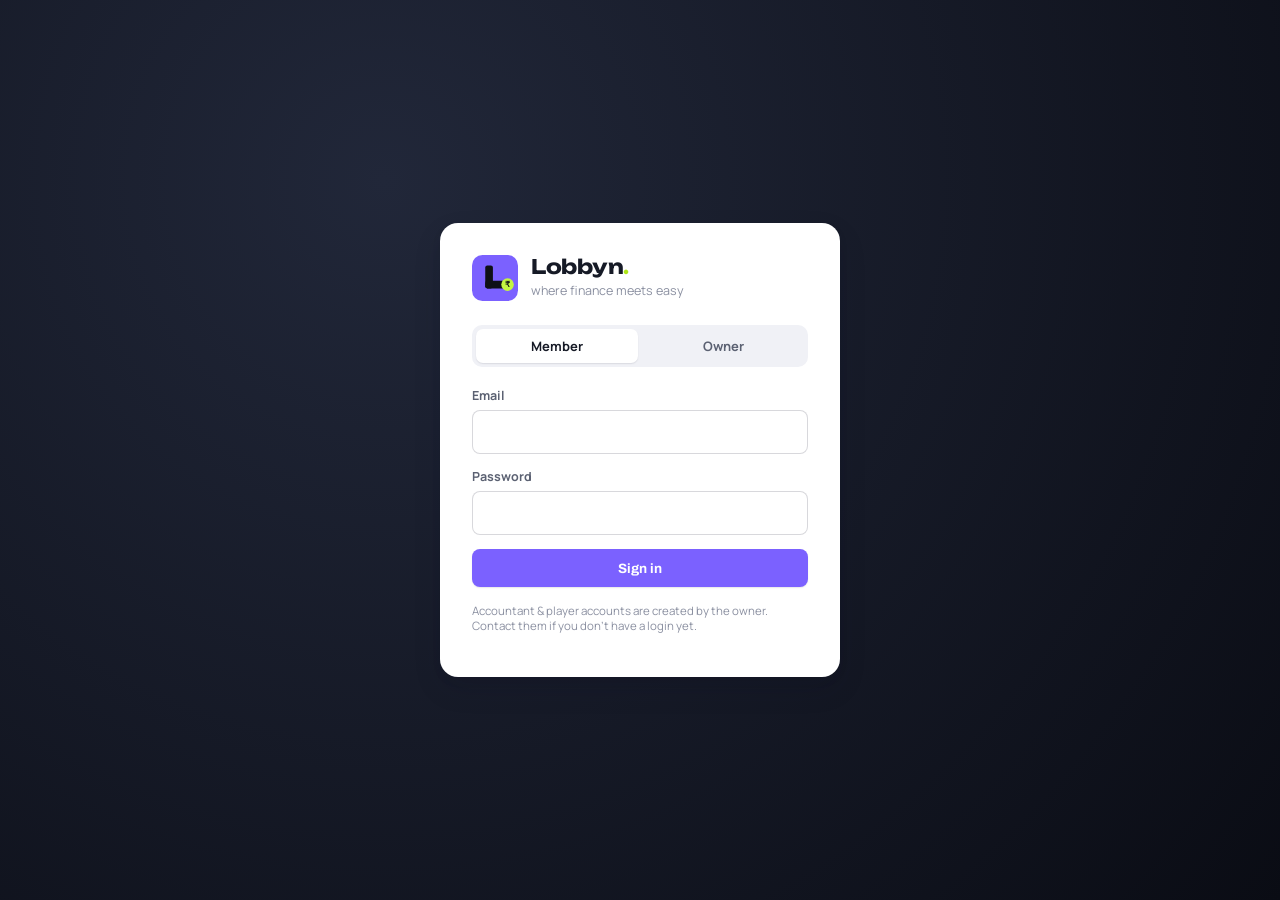
<file: index (3).html>
<!DOCTYPE html>
<html lang="en">
<head>
<meta charset="UTF-8">
<meta name="viewport" content="width=device-width, initial-scale=1, maximum-scale=1">
<title>Lobbyn — where finance meets easy</title>
<link rel="stylesheet" href="fonts.css">
<link rel="preconnect" href="https://fonts.googleapis.com">
<link rel="preconnect" href="https://fonts.gstatic.com" crossorigin>
<link href="https://fonts.googleapis.com/css2?family=Unbounded:wght@600;700&display=swap" rel="stylesheet">
<style>
  :root {
    color-scheme: light;
    --ink-950: #0a0c14;
    --ink-900: #10131e;
    --ink-800: #171b2a;
    --ink-700: #212739;
    --ink-600: #2d3550;
    /* Lobbyn brand palette */
    --violet-700: #4b2fd1;  /* Deep */
    --violet-600: #6a4ae8;
    --violet-500: #7b61ff;  /* Primary */
    --violet-100: #ece7ff;
    --lime-500: #c4f542;    /* Accent */
    --lime-600: #aee617;
    --cyan-500: #17b8c4;
    --page: #f5f6f9;
    --surface: #ffffff;
    --surface-sunken: #f0f1f6;
    --ink-primary: #161a26;
    --ink-secondary: #5b6172;
    --ink-muted: #8b90a1;
    --border: rgba(15,16,42,0.09);
    --border-strong: rgba(15,16,42,0.16);
    --shadow-sm: 0 1px 2px rgba(15,16,42,0.06), 0 1px 1px rgba(15,16,42,0.04);
    --shadow-md: 0 4px 10px rgba(15,16,42,0.08), 0 2px 4px rgba(15,16,42,0.05);
    --shadow-lg: 0 12px 28px rgba(15,16,42,0.12), 0 4px 10px rgba(15,16,42,0.06);
    --good: #0ca35c;
    --good-bg: #e3f8ed;
    --warning: #a66c00;
    --warning-bg: #fdf1d6;
    --serious: #c1502c;
    --serious-bg: #fbe8e0;
    --critical: #c22e2e;
    --critical-bg: #fbe4e4;
    --seq-1: #b7a4f2;
    --seq-2: #9678ea;
    --seq-3: #7040d6;
    --seq-4: #4c2aa6;
    --radius-sm: 8px;
    --radius-md: 12px;
    --radius-lg: 18px;
    --font-display: 'Archivo', system-ui, -apple-system, sans-serif;
    --font-brand: 'Unbounded', 'Archivo', system-ui, sans-serif;
    --font-body: 'Manrope', system-ui, -apple-system, sans-serif;
    --font-mono: 'JetBrains Mono', ui-monospace, monospace;
  }

  * { box-sizing: border-box; }
  html, body { margin: 0; padding: 0; }
  body {
    font-family: var(--font-body);
    background: var(--page);
    color: var(--ink-primary);
    -webkit-font-smoothing: antialiased;
    min-height: 100vh;
  }
  h1, h2, h3, h4, .brand, button, .nav-item, .btn { font-family: var(--font-display); }
  .brand-word { font-family: var(--font-brand); font-weight: 700; letter-spacing: -0.3px; }
  .brand-word .dot { color: var(--lime-600); }
  .num, td.num, .stat-value, .badge-count { font-variant-numeric: tabular-nums; font-family: var(--font-mono); }
  a { color: inherit; }
  button { font: inherit; cursor: pointer; }
  input, select, textarea { font: inherit; }

  @media (prefers-reduced-motion: no-preference) {
    .card, .btn, .nav-item, .modal-panel, .toast { transition: box-shadow .18s ease, transform .18s ease, background .18s ease, border-color .18s ease; }
  }

  /* ---------- Layout shell ---------- */
  #app { min-height: 100vh; }
  .shell { display: flex; min-height: 100vh; }
  .sidebar {
    width: 248px; flex-shrink: 0; background: linear-gradient(180deg, var(--ink-900), var(--ink-950));
    color: #dfe1f0; display: flex; flex-direction: column; position: sticky; top: 0; height: 100vh;
  }
  .sidebar-brand { padding: 22px 20px 18px; display: flex; align-items: center; gap: 11px; border-bottom: 1px solid rgba(255,255,255,0.08); }
  .sidebar-brand .mark { width: 34px; height: 34px; flex-shrink: 0; }
  .sidebar-brand .name { font-size: 16px; color: #fff; line-height: 1.1; }
  .sidebar-brand .sub { font-size: 10.5px; color: #939ab8; letter-spacing: .06em; text-transform: uppercase; margin-top: 3px; }
  .sidebar-nav { flex: 1; padding: 14px 10px; display: flex; flex-direction: column; gap: 2px; overflow-y: auto; }
  .nav-item {
    display: flex; align-items: center; gap: 11px; padding: 10px 12px; border-radius: var(--radius-sm);
    background: transparent; border: none; color: #b7bad3; text-align: left; font-size: 13.5px; font-weight: 600;
    width: 100%;
  }
  .nav-item svg { width: 18px; height: 18px; flex-shrink: 0; opacity: .85; }
  .nav-item:hover { background: rgba(255,255,255,0.06); color: #fff; }
  .nav-item.active { background: rgba(123,97,255,0.22); color: #d9c9fb; }
  .nav-item.active svg { opacity: 1; }
  .sidebar-foot { padding: 14px; border-top: 1px solid rgba(255,255,255,0.08); }
  .sidebar-user { display: flex; align-items: center; gap: 10px; padding: 8px; border-radius: var(--radius-sm); }
  .sidebar-user .avatar {
    width: 32px; height: 32px; border-radius: 50%; background: var(--ink-700); color: #fff; display: flex;
    align-items: center; justify-content: center; font-weight: 700; font-size: 13px; flex-shrink: 0;
  }
  .sidebar-user .who { flex: 1; min-width: 0; }
  .sidebar-user .who .n { color: #fff; font-size: 13px; font-weight: 700; white-space: nowrap; overflow: hidden; text-overflow: ellipsis; }
  .sidebar-user .who .r { color: #9098b8; font-size: 11px; white-space: nowrap; overflow: hidden; text-overflow: ellipsis; }
  .sidebar-user-editable { cursor: pointer; }
  .sidebar-user-editable:hover { background: rgba(255,255,255,0.06); }
  .logout-btn { background: none; border: none; color: #9098b8; padding: 6px; border-radius: 6px; display: flex; }
  .logout-btn:hover { color: #fff; background: rgba(255,255,255,0.08); }
  .logout-btn svg { width: 16px; height: 16px; }

  .main { flex: 1; min-width: 0; display: flex; flex-direction: column; }
  .topbar {
    height: 64px; flex-shrink: 0; display: flex; align-items: center; justify-content: space-between;
    padding: 0 28px; background: var(--surface); border-bottom: 1px solid var(--border);
    position: sticky; top: 0; z-index: 5;
  }
  .topbar h1 { margin: 0; font-size: 18px; font-weight: 700; }
  .topbar .sub { font-size: 12.5px; color: var(--ink-muted); margin-top: 1px; }
  .content { padding: 26px 28px 60px; max-width: 1240px; width: 100%; margin: 0 auto; }

  /* ---------- Primitives ---------- */
  .btn {
    display: inline-flex; align-items: center; justify-content: center; gap: 8px; padding: 9px 16px;
    border-radius: var(--radius-sm); border: 1px solid transparent; font-weight: 700; font-size: 13.5px;
    min-height: 38px; white-space: nowrap;
  }
  .btn svg { width: 15px; height: 15px; }
  .btn-primary { background: var(--violet-500); color: #fff; box-shadow: var(--shadow-sm); }
  .btn-primary:hover { background: var(--violet-600); box-shadow: var(--shadow-md); transform: translateY(-1px); }
  .btn-primary:active { transform: translateY(0); background: var(--violet-700); }
  .btn-secondary { background: var(--surface); border-color: var(--border-strong); color: var(--ink-primary); }
  .btn-secondary:hover { background: var(--surface-sunken); }
  .btn-ghost { background: transparent; color: var(--ink-secondary); border-color: transparent; }
  .btn-ghost:hover { background: var(--surface-sunken); color: var(--ink-primary); }
  .btn-danger { background: var(--critical-bg); color: var(--critical); }
  .btn-danger:hover { filter: brightness(0.97); }
  .btn-sm { min-height: 30px; padding: 5px 11px; font-size: 12.5px; border-radius: 7px; }
  .btn:disabled { opacity: .5; cursor: not-allowed; }
  .btn-block { width: 100%; }

  .card {
    background: var(--surface); border: 1px solid var(--border); border-radius: var(--radius-md);
    box-shadow: var(--shadow-sm); padding: 20px;
  }
  .card-title { font-size: 14px; font-weight: 700; margin: 0 0 4px; display: flex; align-items: center; gap: 8px; }
  .card-sub { font-size: 12px; color: var(--ink-muted); margin: 0 0 14px; }
  .title-icon {
    width: 24px; height: 24px; border-radius: 7px; display: inline-flex; align-items: center;
    justify-content: center; flex-shrink: 0; background: var(--surface-sunken); color: var(--ink-secondary);
  }
  .title-icon svg { width: 13px; height: 13px; }
  .title-icon.violet { background: var(--violet-100); color: var(--violet-700); }

  .grid { display: grid; gap: 16px; }
  .grid-4 { grid-template-columns: repeat(4, 1fr); }
  .grid-3 { grid-template-columns: repeat(3, 1fr); }
  .grid-2 { grid-template-columns: repeat(2, 1fr); }
  @media (max-width: 1080px) { .grid-4 { grid-template-columns: repeat(2, 1fr); } .grid-3 { grid-template-columns: repeat(2, 1fr); } }
  @media (max-width: 640px) { .grid-4, .grid-3, .grid-2 { grid-template-columns: 1fr; } }

  .stat-tile { display: flex; flex-direction: column; gap: 6px; }
  .stat-tile .label { font-size: 12px; color: var(--ink-muted); font-weight: 700; text-transform: uppercase; letter-spacing: .04em; }
  .stat-tile .value { font-size: 26px; font-weight: 700; letter-spacing: -0.01em; }
  .stat-tile .delta { font-size: 12px; font-weight: 700; }
  .stat-tile .delta.good { color: var(--good); }
  .stat-tile .delta.bad { color: var(--critical); }
  .stat-tile .delta.muted { color: var(--ink-muted); }
  .stat-tile .icon-badge {
    width: 34px; height: 34px; border-radius: 9px; display: flex; align-items: center; justify-content: center;
    background: var(--violet-100); color: var(--violet-700); margin-bottom: 2px;
  }
  .stat-tile .icon-badge svg { width: 17px; height: 17px; }

  .pill {
    display: inline-flex; align-items: center; gap: 5px; padding: 3px 10px; border-radius: 100px;
    font-size: 11.5px; font-weight: 700; text-transform: uppercase; letter-spacing: .03em; white-space: nowrap;
  }
  .pill-booked { background: var(--warning-bg); color: var(--warning); }
  .pill-completed { background: var(--good-bg); color: var(--good); }
  .pill-cancelled { background: var(--critical-bg); color: var(--critical); }
  .pill-income { background: var(--good-bg); color: var(--good); }
  .pill-expense { background: var(--critical-bg); color: var(--critical); }
  .pill-active { background: var(--good-bg); color: var(--good); }
  .pill-inactive { background: var(--surface-sunken); color: var(--ink-muted); }
  .pill-owner { background: var(--violet-100); color: var(--violet-700); }
  .pill-accountant { background: #e8f0fc; color: #2a5b9c; }
  .pill-player { background: var(--surface-sunken); color: var(--ink-secondary); }

  table { width: 100%; border-collapse: collapse; }
  th { text-align: left; font-size: 11px; text-transform: uppercase; letter-spacing: .04em; color: var(--ink-muted); font-weight: 700; padding: 0 12px 10px; }
  td { padding: 12px; font-size: 13.5px; border-top: 1px solid var(--border); vertical-align: middle; }
  tr:hover td { background: var(--surface-sunken); }
  .table-wrap { overflow-x: auto; }
  .table-card { padding: 8px 8px 4px; }
  .table-card th:first-child, .table-card td:first-child { padding-left: 16px; }
  .empty-row td { text-align: center; color: var(--ink-muted); padding: 30px 12px; }

  label.field { display: block; margin-bottom: 14px; }
  label.field .lbl { display: block; font-size: 12.5px; font-weight: 700; color: var(--ink-secondary); margin-bottom: 6px; }
  input[type=text], input[type=email], input[type=password], input[type=number], input[type=date],
  input[type=time], input[type=datetime-local], input[type=tel], select, textarea {
    width: 100%; padding: 10px 12px; border-radius: var(--radius-sm); border: 1px solid var(--border-strong);
    background: var(--surface); font-size: 16px; color: var(--ink-primary); min-height: 44px;
  }
  textarea { min-height: 80px; resize: vertical; }
  input:focus, select:focus, textarea:focus { outline: none; border-color: var(--violet-500); box-shadow: 0 0 0 3px rgba(123,97,255,0.18); }
  .form-row { display: flex; gap: 12px; }
  .form-row > * { flex: 1; min-width: 0; }
  @media (max-width: 560px) { .form-row { flex-direction: column; gap: 0; } }
  .hint { font-size: 11.5px; color: var(--ink-muted); margin-top: 5px; }
  .error-text { font-size: 12.5px; color: var(--critical); margin-top: 6px; }
  .field-divider { display: flex; align-items: center; gap: 8px; margin: 4px 0 14px; }
  .field-divider::after { content: ''; flex: 1; height: 1px; background: var(--border); }
  .field-divider span { font-size: 11px; font-weight: 700; letter-spacing: .04em; text-transform: uppercase; color: var(--ink-muted); white-space: nowrap; }
  label.checkbox-field { display: flex; align-items: center; gap: 8px; }
  label.checkbox-field input[type=checkbox] { width: 17px; height: 17px; min-height: 0; flex-shrink: 0; }
  label.checkbox-field .lbl { margin-bottom: 0; }
  input[type=number]:disabled { opacity: .5; }

  .modal-backdrop {
    position: fixed; inset: 0; background: rgba(10,12,20,0.45); display: flex; align-items: center;
    justify-content: center; z-index: 60; padding: 20px; backdrop-filter: blur(2px);
  }
  .modal-panel {
    background: var(--surface); border-radius: var(--radius-lg); box-shadow: var(--shadow-lg);
    width: 100%; max-width: 480px; max-height: 88vh; overflow-y: auto; padding: 24px;
  }
  .modal-panel.wide { max-width: 640px; }
  .modal-head {
    display: flex; align-items: center; justify-content: space-between;
    position: sticky; top: -24px; z-index: 2; background: var(--surface);
    margin: -24px -24px 16px; padding: 20px 24px 14px;
    border-radius: var(--radius-lg) var(--radius-lg) 0 0;
    border-bottom: 1px solid var(--border);
  }
  .modal-head h3 { margin: 0; font-size: 17px; }
  .modal-close {
    background: var(--surface-sunken); border: none; color: var(--ink-secondary); padding: 8px;
    border-radius: 8px; flex-shrink: 0; display: flex;
  }
  .modal-close svg { width: 16px; height: 16px; }
  .modal-close:hover { background: var(--border-strong); color: var(--ink-primary); }

  .toast-stack { position: fixed; bottom: 20px; right: 20px; display: flex; flex-direction: column; gap: 8px; z-index: 100; }
  .toast {
    background: var(--ink-900); color: #fff; padding: 12px 16px; border-radius: var(--radius-sm); font-size: 13.5px;
    box-shadow: var(--shadow-lg); max-width: 320px; font-weight: 600; display: flex; align-items: center; gap: 8px;
  }
  .toast.success { background: #0d3d29; }
  .toast.error { background: #4a1414; }

  .section-head { display: flex; align-items: center; justify-content: space-between; margin-bottom: 16px; flex-wrap: wrap; gap: 10px; }
  .section-head h2 { margin: 0; font-size: 19px; }
  .filter-bar { display: flex; gap: 8px; margin-bottom: 14px; flex-wrap: wrap; }
  .filter-chip {
    padding: 6px 13px; border-radius: 100px; border: 1px solid var(--border-strong); background: var(--surface);
    font-size: 12.5px; font-weight: 700; color: var(--ink-secondary);
  }
  .filter-chip.active { background: var(--ink-900); border-color: var(--ink-900); color: #fff; }

  .kv { display: flex; justify-content: space-between; font-size: 13px; padding: 7px 0; border-bottom: 1px solid var(--border); }
  .kv:last-child { border-bottom: none; }
  .kv .k { color: var(--ink-muted); }
  .kv .v { font-weight: 700; }

  /* ---------- Login ---------- */
  .login-wrap { min-height: 100vh; display: flex; align-items: center; justify-content: center; background: radial-gradient(circle at 30% 20%, var(--ink-700), var(--ink-950)); padding: 20px; }
  .login-card { width: 100%; max-width: 400px; background: var(--surface); border-radius: var(--radius-lg); box-shadow: var(--shadow-lg); padding: 32px; }
  .login-brand { display: flex; align-items: center; gap: 13px; margin-bottom: 24px; }
  .login-brand .mark { width: 46px; height: 46px; flex-shrink: 0; }
  .login-brand h1 { font-size: 20px; margin: 0; line-height: 1; }
  .login-brand p { font-size: 12.5px; color: var(--ink-muted); margin: 5px 0 0; }
  .login-tabs { display: flex; gap: 4px; background: var(--surface-sunken); padding: 4px; border-radius: 10px; margin-bottom: 20px; }
  .login-tab { flex: 1; padding: 8px; border: none; background: transparent; border-radius: 7px; font-weight: 700; font-size: 13px; color: var(--ink-secondary); }
  .login-tab.active { background: var(--surface); box-shadow: var(--shadow-sm); color: var(--ink-primary); }

  .empty-state { text-align: center; padding: 50px 20px; color: var(--ink-muted); }
  .empty-state svg { width: 40px; height: 40px; margin-bottom: 10px; opacity: .4; }
  .empty-state p { margin: 0; font-size: 13.5px; }

  .divider { height: 1px; background: var(--border); margin: 16px 0; }

  @media (max-width: 860px) {
    .sidebar { position: fixed; left: -260px; z-index: 50; transition: left .2s ease; box-shadow: var(--shadow-lg); }
    .sidebar.open { left: 0; }
    .content { padding: 18px 16px 50px; }
    .topbar { padding: 0 16px; }
    .menu-btn { display: inline-flex !important; }
  }
  .menu-btn { display: none; background: none; border: none; padding: 6px; border-radius: 6px; }
  .menu-btn svg { width: 20px; height: 20px; }
  .sidebar-scrim { display: none; }
  .sidebar-scrim.show { display: block; position: fixed; inset: 0; background: rgba(0,0,0,0.3); z-index: 45; }

  .list-row { display: flex; align-items: center; justify-content: space-between; gap: 12px; padding: 12px 4px; border-top: 1px solid var(--border); }
  .list-row:first-child { border-top: none; }
  .list-row .main-text { font-size: 13.5px; font-weight: 700; }
  .list-row .sub-text { font-size: 12px; color: var(--ink-muted); margin-top: 1px; }
</style>
</head>
<body>
<div id="app"></div>
<div class="toast-stack" id="toastStack"></div>
<script src="vendor-supabase-js.js"></script>
<script>
// ============================================================
// Config — swap these for your own Supabase project (see README).
// ============================================================
const SUPABASE_URL = 'https://ixfuyoqrqaftuihwcvjw.supabase.co';
const SUPABASE_ANON_KEY = 'eyJhbGciOiJIUzI1NiIsInR5cCI6IkpXVCJ9.eyJpc3MiOiJzdXBhYmFzZSIsInJlZiI6Iml4ZnV5b3FycWFmdHVpaHdjdmp3Iiwicm9sZSI6ImFub24iLCJpYXQiOjE3ODM5NjQyNDIsImV4cCI6MjA5OTU0MDI0Mn0.k7x0WvHF92xDft3lUGanIU_ha9rEjPZ8C65knPFtQkQ';
const sb = supabase.createClient(SUPABASE_URL, SUPABASE_ANON_KEY);

// ============================================================
// Brand mark — Lobbyn app icon (L + ₹ coin). Scales to its container.
// ============================================================
const LOBBYN_ICON = '<svg viewBox="0 0 132 132" width="100%" height="100%" style="display:block" aria-hidden="true"><rect x="0" y="0" width="132" height="132" rx="30" fill="#7b61ff"/><rect x="38" y="30" width="22" height="66" rx="6" fill="#0e1016"/><rect x="38" y="74" width="56" height="22" rx="6" fill="#0e1016"/><circle cx="102" cy="85" r="18" fill="#c4f542"/><text x="102" y="93" font-family="Archivo, sans-serif" font-size="22" font-weight="700" fill="#0e1016" text-anchor="middle">₹</text></svg>';

// ============================================================
// Icons (inline SVG, no emoji)
// ============================================================
const ICONS = {
  dashboard: '<svg viewBox="0 0 24 24" fill="none" stroke="currentColor" stroke-width="2" stroke-linecap="round" stroke-linejoin="round"><rect x="3" y="3" width="7" height="9" rx="1.5"/><rect x="14" y="3" width="7" height="5" rx="1.5"/><rect x="14" y="12" width="7" height="9" rx="1.5"/><rect x="3" y="16" width="7" height="5" rx="1.5"/></svg>',
  slots: '<svg viewBox="0 0 24 24" fill="none" stroke="currentColor" stroke-width="2" stroke-linecap="round" stroke-linejoin="round"><rect x="3" y="5" width="18" height="16" rx="2"/><path d="M3 10h18M8 3v4M16 3v4"/></svg>',
  finance: '<svg viewBox="0 0 24 24" fill="none" stroke="currentColor" stroke-width="2" stroke-linecap="round" stroke-linejoin="round"><rect x="2" y="6" width="20" height="14" rx="2"/><path d="M2 10h20"/><circle cx="17" cy="15" r="1.6"/></svg>',
  teams: '<svg viewBox="0 0 24 24" fill="none" stroke="currentColor" stroke-width="2" stroke-linecap="round" stroke-linejoin="round"><circle cx="9" cy="8" r="3.2"/><path d="M2.5 20c0-3.6 2.9-6.2 6.5-6.2s6.5 2.6 6.5 6.2"/><circle cx="17.5" cy="8.5" r="2.5"/><path d="M15.8 13.9c2.9.3 5.2 2.6 5.2 6.1"/></svg>',
  members: '<svg viewBox="0 0 24 24" fill="none" stroke="currentColor" stroke-width="2" stroke-linecap="round" stroke-linejoin="round"><circle cx="12" cy="8" r="4"/><path d="M4 21c0-4.4 3.6-7 8-7s8 2.6 8 7"/></svg>',
  logout: '<svg viewBox="0 0 24 24" fill="none" stroke="currentColor" stroke-width="2" stroke-linecap="round" stroke-linejoin="round"><path d="M9 21H5a2 2 0 01-2-2V5a2 2 0 012-2h4"/><path d="M16 17l5-5-5-5"/><path d="M21 12H9"/></svg>',
  plus: '<svg viewBox="0 0 24 24" fill="none" stroke="currentColor" stroke-width="2.2" stroke-linecap="round" stroke-linejoin="round"><path d="M12 5v14M5 12h14"/></svg>',
  close: '<svg viewBox="0 0 24 24" fill="none" stroke="currentColor" stroke-width="2.2" stroke-linecap="round" stroke-linejoin="round"><path d="M18 6L6 18M6 6l12 12"/></svg>',
  menu: '<svg viewBox="0 0 24 24" fill="none" stroke="currentColor" stroke-width="2" stroke-linecap="round"><path d="M3 6h18M3 12h18M3 18h18"/></svg>',
  edit: '<svg viewBox="0 0 24 24" fill="none" stroke="currentColor" stroke-width="2" stroke-linecap="round" stroke-linejoin="round"><path d="M12 20h9"/><path d="M16.5 3.5a2.1 2.1 0 013 3L7 19l-4 1 1-4z"/></svg>',
  trash: '<svg viewBox="0 0 24 24" fill="none" stroke="currentColor" stroke-width="2" stroke-linecap="round" stroke-linejoin="round"><path d="M3 6h18M8 6V4a2 2 0 012-2h4a2 2 0 012 2v2m3 0l-1 14a2 2 0 01-2 2H7a2 2 0 01-2-2L4 6"/></svg>',
  key: '<svg viewBox="0 0 24 24" fill="none" stroke="currentColor" stroke-width="2" stroke-linecap="round" stroke-linejoin="round"><circle cx="8" cy="15" r="4"/><path d="M10.8 12.2L20 3M16 7l3 3M13 10l2 2"/></svg>',
  clock: '<svg viewBox="0 0 24 24" fill="none" stroke="currentColor" stroke-width="2" stroke-linecap="round" stroke-linejoin="round"><circle cx="12" cy="12" r="9"/><path d="M12 7v5l4 2"/></svg>',
  wallet: '<svg viewBox="0 0 24 24" fill="none" stroke="currentColor" stroke-width="2" stroke-linecap="round" stroke-linejoin="round"><path d="M20 7H6a2 2 0 00-2 2v9a2 2 0 002 2h14v-6"/><path d="M4 9V6a2 2 0 012-2h10"/><circle cx="17" cy="15" r="1.4"/></svg>',
  analytics: '<svg viewBox="0 0 24 24" fill="none" stroke="currentColor" stroke-width="2" stroke-linecap="round" stroke-linejoin="round"><path d="M4 20V10M12 20V4M20 20v-7"/></svg>',
  trophy: '<svg viewBox="0 0 24 24" fill="none" stroke="currentColor" stroke-width="2" stroke-linecap="round" stroke-linejoin="round"><path d="M8 4h8v5a4 4 0 01-8 0V4z"/><path d="M8 5H4.5A1.5 1.5 0 004 7.5C4 9 5.5 10 7.5 10M16 5h3.5A1.5 1.5 0 0121 7.5C21 9 19.5 10 17.5 10"/><path d="M12 13v3M9 20h6M10 16.5h4v2a1 1 0 01-1 1h-2a1 1 0 01-1-1v-2z"/></svg>',
};
function icon(name){ return ICONS[name] || ''; }

// ============================================================
// Session
// ============================================================
let session = null;
try { session = JSON.parse(localStorage.getItem('oh_session') || 'null'); } catch(e) { session = null; }
function saveSession(){ localStorage.setItem('oh_session', JSON.stringify(session)); }
function isOwner(){ return session && session.type === 'owner'; }
function isMember(){ return session && session.type === 'member'; }
function myRole(){ return isOwner() ? 'owner' : (isMember() ? session.member.role : null); }
function canEdit(){ return isOwner() || myRole() === 'accountant'; }

// Every read/write RPC takes p_passcode + p_member_id + p_password — this builds the
// shared triple from whichever role is logged in.
function authTriple(){
  if (isOwner()) return { p_passcode: session.passcode, p_member_id: null, p_password: null };
  if (isMember()) return { p_passcode: null, p_member_id: session.member.id, p_password: session.password };
  return { p_passcode: null, p_member_id: null, p_password: null };
}

async function rpc(name, params){
  const { data, error } = await sb.rpc(name, params);
  if (error) { toast(error.message || 'Something went wrong', 'error'); throw error; }
  return data;
}

// ============================================================
// Toasts
// ============================================================
function toast(msg, kind){
  const stack = document.getElementById('toastStack');
  const el = document.createElement('div');
  el.className = 'toast' + (kind === 'success' ? ' success' : kind === 'error' ? ' error' : '');
  el.textContent = msg;
  stack.appendChild(el);
  setTimeout(() => el.remove(), 3600);
}

// ============================================================
// Formatting helpers
// ============================================================
function money(n){ return '₹' + Math.round(Number(n)||0).toLocaleString('en-IN'); }
function fmtDate(d){ if(!d) return '—'; const dt = new Date(d); return dt.toLocaleDateString('en-IN', {day:'numeric', month:'short', year:'numeric'}); }
function todayISO(){ return new Date().toISOString().slice(0,10); }
function initials(name){ return (name||'?').trim().split(/\s+/).map(w=>w[0]).slice(0,2).join('').toUpperCase(); }
function statusLabel(s){ return (s||'').replace(/_/g,' ').replace(/\b\w/g, c => c.toUpperCase()); }
// A completed BR/scrim slot with no placement means the result was never entered.
// Clash Squad has no placement by design, so it can't be detected this way.
function slotNeedsResult(s){
  return s.status === 'completed' && s.lobby_type !== 'clash_squad' && s.placement == null;
}
function lobbyTypeLabel(s){ return (s.lobby_type === 'tournament' && s.tournament_name) ? s.tournament_name : statusLabel(s.lobby_type); }
function escapeHtml(s){ return String(s==null?'':s).replace(/[&<>"']/g, c => ({'&':'&amp;','<':'&lt;','>':'&gt;','"':'&quot;',"'":'&#39;'}[c])); }
function roleLabel(r){ return r === 'owner' ? 'Owner' : r === 'accountant' ? 'Accountant' : 'Player'; }

// ============================================================
// App state / router
// ============================================================
let route = 'dashboard';

function nav(r){ route = r; render(); }

async function render(){
  const app = document.getElementById('app');
  if (!session){
    app.innerHTML = renderLogin();
    bindLogin();
    return;
  }
  if (isOwner() && !session.org){
    try {
      await loadOwnerProfile();
      saveSession();
    } catch (e) {
      session.org = { name: '', ownerName: '', contact: '' };
    }
  }
  app.innerHTML = renderShell();
  bindShell();
  await renderRoute();
  if (isOwner() && !session.org.ownerName) openOrgProfileModal(true);
}

function bindShell(){
  const menuBtn = document.getElementById('menuBtn');
  const sidebar = document.getElementById('sidebar');
  const scrim = document.getElementById('sidebarScrim');
  if (menuBtn) menuBtn.onclick = () => { sidebar.classList.add('open'); scrim.classList.add('show'); };
  if (scrim) scrim.onclick = () => { sidebar.classList.remove('open'); scrim.classList.remove('show'); };
  document.getElementById('logoutBtn').onclick = (e) => {
    e.stopPropagation();
    session = null; localStorage.removeItem('oh_session'); route = 'dashboard'; render();
  };
  const profileTrigger = document.getElementById('orgProfileTrigger');
  if (profileTrigger) profileTrigger.onclick = () => openOrgProfileModal(false);
  document.querySelectorAll('.nav-item[data-nav]').forEach(btn => {
    btn.onclick = () => { nav(btn.dataset.nav); sidebar.classList.remove('open'); scrim.classList.remove('show'); };
  });
}

async function renderRoute(){
  const content = document.getElementById('content');
  const titleEl = document.getElementById('pageTitle');
  const subEl = document.getElementById('pageSub');
  const meta = ROUTES[route] || ROUTES.dashboard;
  titleEl.textContent = meta.title();
  subEl.textContent = meta.sub();
  content.innerHTML = '<div class="empty-state"><p>Loading…</p></div>';
  try {
    const html = await meta.render();
    content.innerHTML = html;
    if (meta.bind) meta.bind();
  } catch(e){
    console.error(e);
    content.innerHTML = '<div class="empty-state"><p>Could not load this page.</p></div>';
  }
}

// ============================================================
// Login screen
// ============================================================
let loginTab = 'member';

function renderLogin(){
  return `
  <div class="login-wrap">
    <div class="login-card">
      <div class="login-brand">
        <div class="mark">${LOBBYN_ICON}</div>
        <div>
          <h1 class="brand-word">Lobbyn<span class="dot">.</span></h1>
          <p>where finance meets easy</p>
        </div>
      </div>
      <div class="login-tabs">
        <button class="login-tab ${loginTab==='member'?'active':''}" data-tab="member">Member</button>
        <button class="login-tab ${loginTab==='owner'?'active':''}" data-tab="owner">Owner</button>
      </div>
      ${loginTab === 'owner' ? `
      <form id="ownerLoginForm">
      <label class="field"><span class="lbl">Org name</span>
          <input type="text" name="orgname" required>
        </label>
        <label class="field"><span class="lbl">Owner passcode</span>
          <input type="password" name="passcode" required autocomplete="current-password">
        </label>
        <div id="loginError" class="error-text" style="display:none"></div>
        <button class="btn btn-primary btn-block" type="submit">Sign in as owner</button>
      </form>` : `
      <form id="memberLoginForm">
        <label class="field"><span class="lbl">Email</span>
          <input type="email" name="email" required autocomplete="username">
        </label>
        <label class="field"><span class="lbl">Password</span>
          <input type="password" name="password" required autocomplete="current-password">
        </label>
        <div id="loginError" class="error-text" style="display:none"></div>
        <button class="btn btn-primary btn-block" type="submit">Sign in</button>
      </form>
      <p class="hint" style="margin-top:16px">Accountant &amp; player accounts are created by the owner. Contact them if you don't have a login yet.</p>
      `}
    </div>
  </div>`;
}

function bindLogin(){
  document.querySelectorAll('.login-tab').forEach(t => t.onclick = () => { loginTab = t.dataset.tab; render(); });
  const errEl = () => document.getElementById('loginError');
  const memForm = document.getElementById('memberLoginForm');
  if (memForm) memForm.onsubmit = async (e) => {
    e.preventDefault();
    const fd = new FormData(memForm);
    const btn = memForm.querySelector('button');
    btn.disabled = true;
    try {
      const data = await rpc('member_login', { p_email: fd.get('email'), p_password: fd.get('password') });
      if (!data.success){
        errEl().textContent = data.error === 'wrong_password' ? 'Incorrect email or password.'
          : data.error === 'no_account' ? 'No account with that email.'
          : data.error === 'account_inactive' ? 'This account has been deactivated.'
          : data.error === 'too_many_attempts' ? 'Too many attempts — try again in a few minutes.'
          : 'Could not sign in.';
        errEl().style.display = 'block';
        return;
      }
      session = { type: 'member', member: data.member, password: fd.get('password') };
      saveSession();
      route = 'dashboard';
      render();
    } finally { btn.disabled = false; }
  };
  const ownerForm = document.getElementById('ownerLoginForm');
  if (ownerForm) ownerForm.onsubmit = async (e) => {
    e.preventDefault();
    const fd = new FormData(ownerForm);
    const btn = ownerForm.querySelector('button');
    btn.disabled = true;
    try {
     const orgId = await rpc('org_owner_login', { p_org_name: fd.get('orgname'), p_passcode: fd.get('passcode') });
      if (!orgId){
        errEl().textContent = 'Incorrect passcode.';
        errEl().style.display = 'block';
        return;
      }
      session = { type: 'owner', passcode: fd.get('passcode') };
      try {
        await loadOwnerProfile();
      } catch (err) {
        session.org = { name: '', ownerName: '', contact: '' };
      }
      saveSession();
      route = 'dashboard';
      render();
      if (!session.org.ownerName) openOrgProfileModal(true);
    } finally { btn.disabled = false; }
  };
}

// Fetches the org's name/owner-name/contact and caches it on the session so the sidebar can
// show "Acme Esports / Priya Sharma" instead of the generic "Owner" label.
async function loadOwnerProfile(){
  const [profile] = await rpc('owner_get_profile', { p_passcode: session.passcode });
  session.org = { name: profile.org_name, ownerName: profile.owner_name, contact: profile.contact };
}

function openOrgProfileModal(isFirstTime){
  const org = session.org || { name: '', ownerName: '', contact: '' };
  openModal(`
    <div class="modal-panel">
      <div class="modal-head">
        <h3>${isFirstTime ? 'Set up your org' : 'Edit org profile'}</h3>
        ${isFirstTime ? '' : '<button class="modal-close">' + icon('close') + '</button>'}
      </div>
      ${isFirstTime ? '<p class="hint" style="margin:-4px 0 14px">Tell us who\'s running this org — it replaces the generic "Owner" label in the sidebar.</p>' : ''}
      <form id="orgProfileForm">
        <label class="field"><span class="lbl">Org name</span>
          <input type="text" name="org_name" required value="${escapeHtml(org.name || '')}">
        </label>
        <label class="field"><span class="lbl">Owner name</span>
          <input type="text" name="owner_name" required value="${escapeHtml(org.ownerName || '')}">
        </label>
        <label class="field"><span class="lbl">Contact (phone or email)</span>
          <input type="text" name="contact" value="${escapeHtml(org.contact || '')}">
        </label>
        <button class="btn btn-primary btn-block" type="submit">Save</button>
      </form>
    </div>`);
  document.getElementById('orgProfileForm').onsubmit = async (e) => {
    e.preventDefault();
    const fd = new FormData(e.target);
    const ok = await rpc('owner_update_profile', {
      p_passcode: session.passcode,
      p_org_name: fd.get('org_name'),
      p_owner_name: fd.get('owner_name'),
      p_contact: fd.get('contact') || ''
    });
    if (ok) {
      session.org = { name: fd.get('org_name').trim(), ownerName: fd.get('owner_name').trim(), contact: (fd.get('contact')||'').trim() };
      saveSession();
      toast('Org profile saved', 'success');
      closeModal();
      render();
    } else {
      toast('Could not save — check both fields are filled in', 'error');
    }
  };
}

// ============================================================
// Shell (sidebar + topbar)
// ============================================================
const OWNER_NAV = [
  ['dashboard','dashboard','Dashboard'],
  ['slots','slots','Slots & Lobbies'],
  ['finance','finance','Finance'],
  ['analytics','analytics','Analytics'],
  ['teams','teams','Teams'],
  ['members','members','Members'],
];
const ACCOUNTANT_NAV = [
  ['dashboard','dashboard','Dashboard'],
  ['slots','slots','Slots & Lobbies'],
  ['finance','finance','Finance'],
];
const PLAYER_NAV = [
  ['dashboard','dashboard','Dashboard'],
  ['slots','slots','Slots & Lobbies'],
  ['finance','finance','Finance'],
  ['analytics','analytics','Analytics'],
];

function renderShell(){
  const role = myRole();
  const navItems = role === 'owner' ? OWNER_NAV : role === 'accountant' ? ACCOUNTANT_NAV : PLAYER_NAV;
  const who = isOwner() ? (session.org && session.org.name) || 'Owner' : session.member.name;
  const subLabel = isOwner() ? ((session.org && session.org.ownerName) || 'Set up profile') : roleLabel(role);
  return `
  <div class="shell">
    <div class="sidebar-scrim" id="sidebarScrim"></div>
    <aside class="sidebar" id="sidebar">
      <div class="sidebar-brand">
        <div class="mark">${LOBBYN_ICON}</div>
        <div>
          <div class="name brand-word">Lobbyn<span class="dot">.</span></div>
          <div class="sub">Esports Finance</div>
        </div>
      </div>
      <nav class="sidebar-nav">
        ${navItems.map(([r,ic,label]) => `
          <button class="nav-item ${route===r?'active':''}" data-nav="${r}">${icon(ic)}<span>${label}</span></button>
        `).join('')}
      </nav>
      <div class="sidebar-foot">
        <div class="sidebar-user${isOwner() ? ' sidebar-user-editable' : ''}" ${isOwner() ? 'id="orgProfileTrigger" title="Edit org profile"' : ''}>
          <div class="avatar">${initials(who)}</div>
          <div class="who"><div class="n">${escapeHtml(who)}</div><div class="r">${escapeHtml(subLabel)}</div></div>
          <button class="logout-btn" id="logoutBtn" title="Log out">${icon('logout')}</button>
        </div>
      </div>
    </aside>
    <div class="main">
      <div class="topbar">
        <div style="display:flex;align-items:center;gap:12px">
          <button class="menu-btn" id="menuBtn">${icon('menu')}</button>
          <div>
            <h1 id="pageTitle"></h1>
            <div class="sub" id="pageSub"></div>
          </div>
        </div>
      </div>
      <div class="content" id="content"></div>
    </div>
  </div>`;
}

// ============================================================
// Modal helper
// ============================================================
function openModal(html){
  closeModal();
  const wrap = document.createElement('div');
  wrap.className = 'modal-backdrop';
  wrap.id = 'modalRoot';
  wrap.innerHTML = html;
  document.body.appendChild(wrap);
  wrap.addEventListener('click', (e) => { if (e.target === wrap) closeModal(); });
  wrap.querySelectorAll('.modal-close').forEach(b => b.onclick = closeModal);
}
function closeModal(){ const el = document.getElementById('modalRoot'); if (el) el.remove(); }

// ============================================================
// Shared data fetchers
// ============================================================
async function fetchTeams(){ return await rpc('list_teams', authTriple()); }
async function fetchSlots(){ return await rpc('list_slots', { ...authTriple(), p_from: null, p_to: null }); }
async function fetchTransactions(){ return await rpc('list_transactions', { ...authTriple(), p_from: null, p_to: null }); }
async function fetchSummary(){ return await rpc('get_finance_summary', authTriple()); }

let teamsCache = [];

// ============================================================
// Dashboard
// ============================================================
async function renderDashboard(){
  const [summary, slots, teams] = await Promise.all([fetchSummary(), fetchSlots(), fetchTeams()]);
  teamsCache = teams;
  const upcoming = slots.filter(s => s.status === 'booked' && s.slot_date >= todayISO())
    .sort((a,b) => a.slot_date.localeCompare(b.slot_date)).slice(0, 6);
  const recentTx = (await fetchTransactions()).slice(0, 6);

  return `
  <div class="grid grid-4" style="margin-bottom:16px">
    <div class="card stat-tile">
      <div class="icon-badge">${icon('wallet')}</div>
      <div class="label">Balance</div>
      <div class="value num">${money(summary.balance)}</div>
    </div>
    <div class="card stat-tile">
      <div class="icon-badge">${icon('finance')}</div>
      <div class="label">Total Income</div>
      <div class="value num">${money(summary.total_income)}</div>
      <div class="delta muted">Expenses ${money(summary.total_expense)}</div>
    </div>
    <div class="card stat-tile">
      <div class="icon-badge">${icon('slots')}</div>
      <div class="label">Spent on Slots</div>
      <div class="value num">${money(summary.slot_spend_total)}</div>
    </div>
    <div class="card stat-tile">
      <div class="icon-badge">${icon('clock')}</div>
      <div class="label">Upcoming Lobbies</div>
      <div class="value num">${summary.upcoming_slots}</div>
    </div>
  </div>
  <div class="grid grid-2">
    <div class="card">
      <div class="card-title"><span class="title-icon violet">${icon('slots')}</span> Upcoming lobbies</div>
      <div class="card-sub">Next booked slots, soonest first</div>
      ${upcoming.length ? upcoming.map(s => `
        <div class="list-row">
          <div>
            <div class="main-text">${escapeHtml(s.team_name || 'Unassigned')} — ${escapeHtml(lobbyTypeLabel(s))}</div>
            <div class="sub-text">${fmtDate(s.slot_date)}${s.start_time ? ' · ' + escapeHtml(s.start_time) + (s.end_time ? '–' + escapeHtml(s.end_time) : '') : ''}</div>
          </div>
          <span class="pill pill-${s.status}">${statusLabel(s.status)}</span>
        </div>`).join('') : '<div class="empty-state"><p>No upcoming lobbies booked.</p></div>'}
    </div>
    <div class="card">
      <div class="card-title"><span class="title-icon violet">${icon('finance')}</span> Recent transactions</div>
      <div class="card-sub">Latest entries in the ledger</div>
      ${recentTx.length ? recentTx.map(t => `
        <div class="list-row">
          <div>
            <div class="main-text">${escapeHtml(t.description || statusLabel(t.category))}</div>
            <div class="sub-text">${fmtDate(t.txn_date)}${t.team_name ? ' · ' + escapeHtml(t.team_name) : ''}</div>
          </div>
          <span class="pill pill-${t.type}">${t.type === 'income' ? '+' : '-'}${money(t.amount)}</span>
        </div>`).join('') : '<div class="empty-state"><p>No transactions recorded yet.</p></div>'}
    </div>
  </div>`;
}

// ============================================================
// Slots & Lobbies
// ============================================================
let slotsData = { slots: [], teams: [] };
let slotFilter = 'all';

async function renderSlots(){
  const [slots, teams] = await Promise.all([fetchSlots(), fetchTeams()]);
  slotsData = { slots, teams };
  teamsCache = teams;
  const filtered = slotFilter === 'all' ? slots
    : slotFilter === 'needs_result' ? slots.filter(slotNeedsResult)
    : slots.filter(s => s.status === slotFilter);
  const pendingResults = slots.filter(slotNeedsResult).length;
  const rows = filtered.map(s => `
    <tr>
      <td>${fmtDate(s.slot_date)}</td>
      <td>${escapeHtml(s.team_name || '—')}</td>
      <td>${s.start_time ? escapeHtml(s.start_time) + (s.end_time ? '–' + escapeHtml(s.end_time) : '') : '—'}</td>
      <td>${escapeHtml(lobbyTypeLabel(s))}</td>
      <td class="num">${money(s.cost)}</td>
      <td><span class="pill pill-${s.status}">${statusLabel(s.status)}</span>${slotNeedsResult(s) ? ' <span class="pill" style="background:var(--warning-bg);color:var(--warning)">Result needed</span>' : ''}</td>
      ${canEdit() ? `<td style="text-align:right;white-space:nowrap">
        <button class="btn ${slotNeedsResult(s) ? 'btn-primary' : 'btn-ghost'} btn-sm" data-edit-slot="${s.id}">${slotNeedsResult(s) ? 'Add result' : icon('edit')}</button>
        <button class="btn btn-ghost btn-sm" data-del-slot="${s.id}">${icon('trash')}</button>
      </td>` : ''}
    </tr>`).join('');

  return `
  <div class="section-head">
    <h2>Slots &amp; Lobbies</h2>
    ${canEdit() ? `<button class="btn btn-primary" id="addSlotBtn">${icon('plus')} Add Slot</button>` : ''}
  </div>
  ${pendingResults && canEdit() ? `
  <div class="card" style="margin-bottom:16px;border-left:3px solid var(--warning)">
    <p style="margin:0;font-size:14px;line-height:1.6">
      <b>${pendingResults} completed ${pendingResults === 1 ? 'lobby has' : 'lobbies have'} no result entered.</b>
      Analytics can't tell you which price range is worth playing until placement and points are in.
      <button class="btn btn-ghost btn-sm" id="showPendingResults" style="margin-left:6px">Show ${pendingResults === 1 ? 'it' : 'them'}</button>
    </p>
  </div>` : ''}
  <div class="filter-bar">
    ${['all','booked','completed','cancelled','needs_result'].map(f => `<button class="filter-chip ${slotFilter===f?'active':''}" data-filter="${f}">${f==='all'?'All':f==='needs_result'?'Needs result':statusLabel(f)}</button>`).join('')}
  </div>
  <div class="card table-card">
    <div class="table-wrap"><table>
      <thead><tr><th>Date</th><th>Team</th><th>Time</th><th>Type</th><th>Cost</th><th>Status</th>${canEdit() ? '<th></th>' : ''}</tr></thead>
      <tbody>${rows || `<tr class="empty-row"><td colspan="${canEdit()?7:6}">No slots found.</td></tr>`}</tbody>
    </table></div>
  </div>`;
}

function bindSlots(){
  document.querySelectorAll('[data-filter]').forEach(b => b.onclick = () => { slotFilter = b.dataset.filter; renderRoute(); });
  if (!canEdit()) return;
  document.getElementById('addSlotBtn').onclick = () => openSlotModal(null);
  const pendingBtn = document.getElementById('showPendingResults');
  if (pendingBtn) pendingBtn.onclick = () => { slotFilter = 'needs_result'; render(); };
  document.querySelectorAll('[data-edit-slot]').forEach(b => b.onclick = () => openSlotModal(slotsData.slots.find(s => s.id === b.dataset.editSlot)));
  document.querySelectorAll('[data-del-slot]').forEach(b => b.onclick = async () => {
    if (!confirm('Delete this slot? This cannot be undone.')) return;
    const ok = await rpc('delete_slot', { ...authTriple(), p_slot_id: b.dataset.delSlot });
    if (ok) { toast('Slot deleted', 'success'); renderRoute(); }
  });
}

function openSlotModal(slot){
  const isNew = !slot;
  const teamOptions = slotsData.teams.map(t => `<option value="${t.id}" ${!isNew && slot.team_id===t.id ? 'selected' : ''}>${escapeHtml(t.name)}</option>`).join('');
  openModal(`
    <div class="modal-panel">
      <div class="modal-head"><h3>${isNew ? 'Add Slot' : 'Edit Slot'}</h3><button class="modal-close">${icon('close')}</button></div>
      <form id="slotForm">
        <label class="field"><span class="lbl">Team</span>
          <select name="team_id" required>
            <option value="">— Select team —</option>${teamOptions}
          </select>
        </label>
        <label class="field"><span class="lbl">Date</span><input type="date" name="slot_date" required value="${isNew ? todayISO() : slot.slot_date}"></label>
        <div class="form-row">
          <label class="field"><span class="lbl">Lobby type</span>
            <select name="lobby_type" id="lobbyTypeSelect">
              ${['scrim','clash_squad','tournament','practice','custom'].map(v => `<option value="${v}" ${!isNew && slot.lobby_type===v ? 'selected' : ''}>${statusLabel(v)}</option>`).join('')}
            </select>
          </label>
          <label class="field"><span class="lbl">Cost (₹)</span><input type="number" name="cost" min="0" value="${isNew ? 0 : slot.cost}"></label>
        </div>
        <div class="form-row" id="timeFieldsWrap">
          <label class="field"><span class="lbl">Start time</span><input type="time" name="start_time" value="${isNew ? '' : escapeHtml(slot.start_time || '')}"></label>
          <label class="field"><span class="lbl">End time</span><input type="time" name="end_time" value="${isNew ? '' : escapeHtml(slot.end_time || '')}"></label>
        </div>
        <label class="field" id="tournamentNameWrap"><span class="lbl">Tournament name</span>
          <input type="text" name="tournament_name" placeholder="e.g. Summer Championship 2026" value="${isNew ? '' : escapeHtml(slot.tournament_name || '')}">
        </label>
        ${!isNew ? `<label class="field"><span class="lbl">Status</span>
          <select name="status">
            ${['booked','completed','cancelled'].map(v => `<option value="${v}" ${slot.status===v ? 'selected' : ''}>${statusLabel(v)}</option>`).join('')}
          </select>
        </label>` : ''}
        <label class="field"><span class="lbl">Notes</span><textarea name="notes">${isNew ? '' : escapeHtml(slot.notes || '')}</textarea></label>
        ${!isNew ? `
        <div class="field-divider"><span>Match result</span></div>
        <div class="form-row" id="placementPointsWrap">
          <label class="field"><span class="lbl">Placement</span><input type="number" name="placement" min="1" placeholder="e.g. 1" value="${slot.placement == null ? '' : slot.placement}"></label>
          <label class="field"><span class="lbl">Points scored</span><input type="number" name="points" min="0" value="${slot.points || 0}"></label>
        </div>
        <label class="field checkbox-field">
          <input type="checkbox" name="won_prize" id="wonPrizeCheck" ${slot.won_prize ? 'checked' : ''}>
          <span class="lbl" id="wonPrizeLabel">Won a prize</span>
        </label>
        <label class="field"><span class="lbl" id="prizeAmountLabel">Prize amount (₹)</span><input type="number" name="prize_amount" id="prizeAmountInput" min="0" value="${slot.prize_amount || 0}" ${slot.won_prize ? '' : 'disabled'}></label>
        ` : `<p class="hint">Match result fields can be entered once you edit this slot after it's played.</p>`}
        <button class="btn btn-primary btn-block" type="submit">${isNew ? 'Create slot' : 'Save changes'}</button>
      </form>
    </div>`);
  document.getElementById('slotForm').onsubmit = async (e) => {
    e.preventDefault();
    const fd = new FormData(e.target);
    if (isNew){
      const res = await rpc('create_slot', {
        ...authTriple(), p_team_id: fd.get('team_id') || null, p_slot_date: fd.get('slot_date'),
        p_start_time: fd.get('start_time') || '', p_end_time: fd.get('end_time') || '',
        p_lobby_type: fd.get('lobby_type'), p_cost: Number(fd.get('cost') || 0), p_notes: fd.get('notes') || '',
        p_tournament_name: fd.get('tournament_name') || ''
      });
      if (res.success) { toast('Slot created', 'success'); closeModal(); renderRoute(); } else toast(res.error || 'Could not create', 'error');
    } else {
      const ok = await rpc('update_slot', {
        ...authTriple(), p_slot_id: slot.id, p_team_id: fd.get('team_id') || null, p_slot_date: fd.get('slot_date'),
        p_start_time: fd.get('start_time') || '', p_end_time: fd.get('end_time') || '',
        p_lobby_type: fd.get('lobby_type'), p_cost: Number(fd.get('cost') || 0), p_status: fd.get('status'), p_notes: fd.get('notes') || '',
        p_placement: fd.get('placement') ? Number(fd.get('placement')) : null, p_points: Number(fd.get('points') || 0),
        p_won_prize: fd.get('won_prize') === 'on', p_prize_amount: Number(fd.get('prize_amount') || 0),
        p_tournament_name: fd.get('tournament_name') || ''
      });
      if (ok) { toast('Slot updated', 'success'); closeModal(); renderRoute(); }
    }
  };
  const wonPrizeCheck = document.getElementById('wonPrizeCheck');
  if (wonPrizeCheck) wonPrizeCheck.onchange = () => {
    document.getElementById('prizeAmountInput').disabled = !wonPrizeCheck.checked;
  };

  const lobbyTypeSelect = document.getElementById('lobbyTypeSelect');
  const timeFieldsWrap = document.getElementById('timeFieldsWrap');
  const tournamentNameWrap = document.getElementById('tournamentNameWrap');
  const placementPointsWrap = document.getElementById('placementPointsWrap');
  const wonPrizeLabel = document.getElementById('wonPrizeLabel');
  const prizeAmountLabel = document.getElementById('prizeAmountLabel');
  function syncLobbyTypeFields(){
    const isTournament = lobbyTypeSelect.value === 'tournament';
    const isClashSquad = lobbyTypeSelect.value === 'clash_squad';
    timeFieldsWrap.style.display = isTournament ? 'none' : '';
    tournamentNameWrap.style.display = isTournament ? '' : 'none';
    // Clash Squad is a straight win/lose bet match, not a ranked battle-royale lobby —
    // placement and points don't apply there.
    if (placementPointsWrap) placementPointsWrap.style.display = isClashSquad ? 'none' : '';
    if (wonPrizeLabel) wonPrizeLabel.textContent = isClashSquad ? 'Won the bet' : 'Won a prize';
    if (prizeAmountLabel) prizeAmountLabel.textContent = isClashSquad ? 'Payout amount (₹)' : 'Prize amount (₹)';
  }
  lobbyTypeSelect.onchange = syncLobbyTypeFields;
  syncLobbyTypeFields();
}

// ============================================================
// Analytics — cost-bracket performance & a suggested lobby range
// ============================================================
let analyticsTeamFilter = 'all';
const ANALYTICS_CONFIDENT_SAMPLE = 8; // below this we label the read-out as an early signal

function bracketOf(cost){ return Math.floor((Number(cost)||0) / 10) * 10; }

function computeAnalytics(slots){
  const completed = slots.filter(s => s.status === 'completed');
  const withResult = completed.filter(s => s.placement != null);

  const totalSpent = completed.reduce((sum, s) => sum + Number(s.cost || 0), 0);
  const totalPrize = completed.reduce((sum, s) => sum + (s.won_prize ? Number(s.prize_amount || 0) : 0), 0);
  const top3Count = withResult.filter(s => s.placement <= 3).length;

  const byBracket = new Map();
  completed.forEach(s => {
    const b = bracketOf(s.cost);
    if (!byBracket.has(b)) byBracket.set(b, { bracket: b, played: 0, withResult: 0, top3: 0, pointsSum: 0, prize: 0, spent: 0, wins: 0 });
    const row = byBracket.get(b);
    row.played += 1;
    row.spent += Number(s.cost || 0);
    if (s.won_prize){ row.prize += Number(s.prize_amount || 0); row.wins += 1; }
    if (s.placement != null){
      row.withResult += 1;
      row.pointsSum += Number(s.points || 0);
      if (s.placement <= 3) row.top3 += 1;
    }
  });

  const brackets = Array.from(byBracket.values()).map(r => ({
    ...r,
    top3Rate: r.withResult ? r.top3 / r.withResult : null,
    avgPoints: r.withResult ? r.pointsSum / r.withResult : null,
    winRate: r.played ? r.wins / r.played : null,
    net: r.prize - r.spent,
    // How much scoring each rupee buys — comparable across brackets at any sample size.
    pointsPer100: (r.spent > 0 && r.withResult) ? (r.pointsSum / r.spent) * 100 : null,
  })).sort((a, b) => a.bracket - b.bracket);

  // Split every result into "we took a prize" vs "we didn't", and compare the two.
  const resulted = completed.filter(s => s.placement != null);
  const wonSlots = completed.filter(s => s.won_prize);
  const lostSlots = resulted.filter(s => !s.won_prize);
  const avgOf = (arr, pick) => arr.length ? arr.reduce((x, s) => x + Number(pick(s) || 0), 0) / arr.length : null;

  const outcome = {
    won:  { count: wonSlots.length,  avgCost: avgOf(wonSlots,  s => s.cost), avgPoints: avgOf(wonSlots.filter(s => s.placement != null), s => s.points) },
    lost: { count: lostSlots.length, avgCost: avgOf(lostSlots, s => s.cost), avgPoints: avgOf(lostSlots, s => s.points) },
  };

  const scored = brackets.filter(b => b.withResult > 0 || b.wins > 0);
  let suggestion = null;

  if (scored.length){
    if (brackets.some(b => b.wins > 0)){
      // We have real prize data — rank on money returned, then win rate.
      const best = scored.slice().sort((a, b) =>
        b.net - a.net || (b.winRate || 0) - (a.winRate || 0) || (b.pointsPer100 || 0) - (a.pointsPer100 || 0)
      )[0];
      let reason = '';
      if (outcome.won.count && outcome.lost.count){
        reason += `Prize finishes come in lobbies averaging ${money(outcome.won.avgCost)} (${outcome.won.count} of them); empty runs average ${money(outcome.lost.avgCost)} (${outcome.lost.count}). `;
      }
      reason += best.net >= 0
        ? `${money(best.bracket)} lobbies are your profitable bracket — ${money(best.net)} net across ${best.played} played.`
        : `${money(best.bracket)} lobbies lose the least of anything you've tried — ${money(best.net)} net across ${best.played} played.`;
      suggestion = { bracket: best.bracket, reason };
    } else {
      // No prize anywhere yet — rank on scoring bought per rupee, which works from one result.
      const ranked = scored.filter(b => b.pointsPer100 != null).sort((a, b) => b.pointsPer100 - a.pointsPer100);
      if (ranked.length){
        const best = ranked[0], worst = ranked[ranked.length - 1];
        let reason = `No prize finishes on record yet, so this ranks on points earned per ${money(100)} spent. ${money(best.bracket)} lobbies return ${best.pointsPer100.toFixed(1)} pts per ${money(100)}, averaging ${Math.round(best.avgPoints)} points a game`;
        if (worst.bracket !== best.bracket) reason += `, against ${worst.pointsPer100.toFixed(1)} in ${money(worst.bracket)} lobbies`;
        reason += `. Play there while you build a win record.`;
        suggestion = { bracket: best.bracket, reason };
      }
    }
    if (suggestion) suggestion.early = resulted.length < ANALYTICS_CONFIDENT_SAMPLE;
  }

  return {
    totals: {
      lobbiesPlayed: completed.length,
      resultsRecorded: withResult.length,
      totalSpent, totalPrize, net: totalPrize - totalSpent,
      top3Count, top3Rate: withResult.length ? top3Count / withResult.length : null,
    },
    brackets, suggestion, outcome,
  };
}

async function renderAnalytics(){
  const [slots, teams] = await Promise.all([fetchSlots(), fetchTeams()]);
  teamsCache = teams;

  const lockedTeamId = isMember() ? session.member.team_id : null;
  const scoped = lockedTeamId
    ? slots.filter(s => s.team_id === lockedTeamId)
    : (analyticsTeamFilter === 'all' ? slots : slots.filter(s => s.team_id === analyticsTeamFilter));

  const a = computeAnalytics(scoped);
  const t = a.totals;

  const teamPicker = (!lockedTeamId && teams.length) ? `
    <select id="analyticsTeamSelect" style="max-width:220px">
      <option value="all" ${analyticsTeamFilter==='all'?'selected':''}>All teams</option>
      ${teams.map(tm => `<option value="${tm.id}" ${analyticsTeamFilter===tm.id?'selected':''}>${escapeHtml(tm.name)}</option>`).join('')}
    </select>` : '';

  const bracketRows = a.brackets.map(b => `
    <tr>
      <td>₹${b.bracket}${b.bracket === a.suggestion?.bracket ? ' <span class="pill pill-active">Suggested</span>' : ''}</td>
      <td class="num">${b.played}</td>
      <td class="num">${b.withResult}</td>
      <td class="num">${b.top3}</td>
      <td class="num">${b.top3Rate == null ? '—' : Math.round(b.top3Rate*100) + '%'}</td>
      <td class="num">${b.avgPoints == null ? '—' : Math.round(b.avgPoints)}</td>
      <td class="num">${money(b.prize)}</td>
      <td class="num">${money(b.spent)}</td>
      <td class="num" style="color:${b.net >= 0 ? 'var(--good)' : 'var(--critical)'}">${money(b.net)}</td>
    </tr>`).join('');

  return `
  <div class="section-head">
    <h2>Analytics</h2>
    ${teamPicker}
  </div>
  <div class="grid grid-4" style="margin-bottom:16px">
    <div class="card stat-tile"><div class="label">Lobbies Played</div><div class="value num">${t.lobbiesPlayed}</div></div>
    <div class="card stat-tile"><div class="label">Top 3 Rate</div><div class="value num">${t.top3Rate == null ? '—' : Math.round(t.top3Rate*100) + '%'}</div><div class="delta muted">${t.top3Count} of ${t.resultsRecorded} recorded</div></div>
    <div class="card stat-tile"><div class="label">Total Prize Won</div><div class="value num">${money(t.totalPrize)}</div></div>
    <div class="card stat-tile"><div class="label">Net (Prize − Spend)</div><div class="value num" style="color:${t.net >= 0 ? 'var(--good)' : 'var(--critical)'}">${money(t.net)}</div></div>
  </div>
  <div class="card" style="margin-bottom:16px">
    <div class="card-title"><span class="title-icon violet">${icon('trophy')}</span> Suggested lobby range</div>
    ${a.suggestion
      ? `<p style="margin:0;font-size:14px;line-height:1.6">Aim for <b>${money(a.suggestion.bracket)} lobbies</b>. ${escapeHtml(a.suggestion.reason)}</p>
         ${a.suggestion.early ? `<p class="hint" style="margin:10px 0 0">Early signal — built from ${t.resultsRecorded} recorded ${t.resultsRecorded === 1 ? 'result' : 'results'}. It sharpens with every slot you log.</p>` : ''}`
      : `<div class="empty-state"><p>Log a completed slot with its placement and points to unlock this. Once any lobby wins a prize, this switches to comparing your prize lobbies against the empty ones.</p></div>`}
  </div>
  <div class="card table-card">
    <div class="card-title" style="padding:16px 16px 0">Performance by lobby cost</div>
    <div class="card-sub" style="padding:0 16px">Grouped in ₹10 brackets</div>
    <div class="table-wrap"><table>
      <thead><tr><th>Bracket</th><th>Played</th><th>Results</th><th>Top 3</th><th>Top 3 Rate</th><th>Avg Points</th><th>Prize Won</th><th>Spent</th><th>Net</th></tr></thead>
      <tbody>${bracketRows || '<tr class="empty-row"><td colspan="9">No completed lobbies yet.</td></tr>'}</tbody>
    </table></div>
  </div>`;
}

function bindAnalytics(){
  const sel = document.getElementById('analyticsTeamSelect');
  if (sel) sel.onchange = () => { analyticsTeamFilter = sel.value; renderRoute(); };
}

// ============================================================
// Finance ledger
// ============================================================
const INCOME_CATEGORIES = ['sponsorship','prize_money','donation','other'];
const EXPENSE_CATEGORIES = ['slot_purchase','salary','equipment','travel','other'];
let txData = { transactions: [], teams: [], slots: [] };
let txFilter = 'all';

async function renderFinance(){
  const [summary, transactions, teams, slots] = await Promise.all([fetchSummary(), fetchTransactions(), fetchTeams(), fetchSlots()]);
  txData = { transactions, teams, slots };
  teamsCache = teams;
  const filtered = txFilter === 'all' ? transactions : transactions.filter(t => t.type === txFilter);
  const rows = filtered.map(t => `
    <tr>
      <td>${fmtDate(t.txn_date)}</td>
      <td><span class="pill pill-${t.type}">${t.type === 'income' ? '+' : '-'}${statusLabel(t.type)}</span></td>
      <td>${escapeHtml(statusLabel(t.category))}</td>
      <td>${escapeHtml(t.description || '—')}</td>
      <td>${escapeHtml(t.team_name || '—')}</td>
      <td class="num">${money(t.amount)}</td>
      ${canEdit() ? `<td style="text-align:right;white-space:nowrap">
        <button class="btn btn-ghost btn-sm" data-edit-tx="${t.id}">${icon('edit')}</button>
        <button class="btn btn-ghost btn-sm" data-del-tx="${t.id}">${icon('trash')}</button>
      </td>` : ''}
    </tr>`).join('');

  return `
  <div class="grid grid-4" style="margin-bottom:16px">
    <div class="card stat-tile"><div class="label">Balance</div><div class="value num">${money(summary.balance)}</div></div>
    <div class="card stat-tile"><div class="label">Income</div><div class="value num">${money(summary.total_income)}</div></div>
    <div class="card stat-tile"><div class="label">Expenses</div><div class="value num">${money(summary.total_expense)}</div></div>
    <div class="card stat-tile"><div class="label">Slot Spend</div><div class="value num">${money(summary.slot_spend_total)}</div></div>
  </div>
  <div class="section-head">
    <h2>Finance Ledger</h2>
    ${canEdit() ? `<button class="btn btn-primary" id="addTxBtn">${icon('plus')} Add Transaction</button>` : ''}
  </div>
  <div class="filter-bar">
    ${['all','income','expense'].map(f => `<button class="filter-chip ${txFilter===f?'active':''}" data-filter="${f}">${f==='all'?'All':statusLabel(f)}</button>`).join('')}
  </div>
  <div class="card table-card">
    <div class="table-wrap"><table>
      <thead><tr><th>Date</th><th>Type</th><th>Category</th><th>Description</th><th>Team</th><th>Amount</th>${canEdit() ? '<th></th>' : ''}</tr></thead>
      <tbody>${rows || `<tr class="empty-row"><td colspan="${canEdit()?7:6}">No transactions found.</td></tr>`}</tbody>
    </table></div>
  </div>`;
}

function bindFinance(){
  document.querySelectorAll('[data-filter]').forEach(b => b.onclick = () => { txFilter = b.dataset.filter; renderRoute(); });
  if (!canEdit()) return;
  document.getElementById('addTxBtn').onclick = () => openTxModal(null);
  document.querySelectorAll('[data-edit-tx]').forEach(b => b.onclick = () => openTxModal(txData.transactions.find(t => t.id === b.dataset.editTx)));
  document.querySelectorAll('[data-del-tx]').forEach(b => b.onclick = async () => {
    if (!confirm('Delete this transaction? This cannot be undone.')) return;
    const ok = await rpc('delete_transaction', { ...authTriple(), p_transaction_id: b.dataset.delTx });
    if (ok) { toast('Transaction deleted', 'success'); renderRoute(); }
  });
}

function categoryOptions(type, selected){
  const cats = type === 'income' ? INCOME_CATEGORIES : EXPENSE_CATEGORIES;
  return cats.map(c => `<option value="${c}" ${selected===c ? 'selected' : ''}>${statusLabel(c)}</option>`).join('');
}

function openTxModal(tx){
  const isNew = !tx;
  const type = isNew ? 'expense' : tx.type;
  const teamOptions = txData.teams.map(t => `<option value="${t.id}" ${!isNew && tx.team_id===t.id ? 'selected' : ''}>${escapeHtml(t.name)}</option>`).join('');
  openModal(`
    <div class="modal-panel">
      <div class="modal-head"><h3>${isNew ? 'Add Transaction' : 'Edit Transaction'}</h3><button class="modal-close">${icon('close')}</button></div>
      <form id="txForm">
        <label class="field"><span class="lbl">Type</span>
          <select name="type" id="txType">
            <option value="expense" ${type==='expense'?'selected':''}>Expense</option>
            <option value="income" ${type==='income'?'selected':''}>Income</option>
          </select>
        </label>
        <label class="field"><span class="lbl">Category</span>
          <select name="category" id="txCategory">${categoryOptions(type, isNew ? '' : tx.category)}</select>
        </label>
        <div class="form-row">
          <label class="field"><span class="lbl">Date</span><input type="date" name="txn_date" required value="${isNew ? todayISO() : tx.txn_date}"></label>
          <label class="field"><span class="lbl">Amount (₹)</span><input type="number" name="amount" min="0" required value="${isNew ? 0 : tx.amount}"></label>
        </div>
        <label class="field"><span class="lbl">Description</span><input type="text" name="description" value="${isNew ? '' : escapeHtml(tx.description || '')}"></label>
        <label class="field"><span class="lbl">Team (optional)</span>
          <select name="team_id"><option value="">— None —</option>${teamOptions}</select>
        </label>
        <button class="btn btn-primary btn-block" type="submit">${isNew ? 'Add transaction' : 'Save changes'}</button>
      </form>
    </div>`);
  document.getElementById('txType').onchange = (e) => {
    document.getElementById('txCategory').innerHTML = categoryOptions(e.target.value, '');
  };
  document.getElementById('txForm').onsubmit = async (e) => {
    e.preventDefault();
    const fd = new FormData(e.target);
    if (isNew){
      const res = await rpc('create_transaction', {
        ...authTriple(), p_txn_date: fd.get('txn_date'), p_type: fd.get('type'), p_category: fd.get('category'),
        p_amount: Number(fd.get('amount') || 0), p_description: fd.get('description') || '',
        p_team_id: fd.get('team_id') || null, p_slot_id: null,
        p_recorded_by: isOwner() ? ((session.org && session.org.ownerName) || 'Owner') : session.member.name
      });
      if (res.success) { toast('Transaction added', 'success'); closeModal(); renderRoute(); } else toast(res.error || 'Could not create', 'error');
    } else {
      const ok = await rpc('update_transaction', {
        ...authTriple(), p_transaction_id: tx.id, p_txn_date: fd.get('txn_date'), p_type: fd.get('type'),
        p_category: fd.get('category'), p_amount: Number(fd.get('amount') || 0), p_description: fd.get('description') || '',
        p_team_id: fd.get('team_id') || null, p_slot_id: tx.slot_id
      });
      if (ok) { toast('Transaction updated', 'success'); closeModal(); renderRoute(); }
    }
  };
}

// ============================================================
// Teams (owner only)
// ============================================================
let teamsPageData = [];

async function renderTeams(){
  const teams = await fetchTeams();
  teamsPageData = teams;
  const rows = teams.map(t => `
    <tr>
      <td>${escapeHtml(t.name)}</td>
      <td>${escapeHtml(t.tag || '—')}</td>
      <td>${escapeHtml(t.game)}</td>
      <td style="text-align:right;white-space:nowrap">
        <button class="btn btn-ghost btn-sm" data-edit-team="${t.id}">${icon('edit')}</button>
        <button class="btn btn-ghost btn-sm" data-del-team="${t.id}">${icon('trash')}</button>
      </td>
    </tr>`).join('');
  return `
  <div class="section-head">
    <h2>Teams</h2>
    <button class="btn btn-primary" id="addTeamBtn">${icon('plus')} Add Team</button>
  </div>
  <div class="card table-card">
    <div class="table-wrap"><table>
      <thead><tr><th>Name</th><th>Tag</th><th>Game</th><th></th></tr></thead>
      <tbody>${rows || '<tr class="empty-row"><td colspan="4">No teams yet.</td></tr>'}</tbody>
    </table></div>
  </div>`;
}

function bindTeams(){
  document.getElementById('addTeamBtn').onclick = () => openTeamModal(null);
  document.querySelectorAll('[data-edit-team]').forEach(b => b.onclick = () => openTeamModal(teamsPageData.find(t => t.id === b.dataset.editTeam)));
  document.querySelectorAll('[data-del-team]').forEach(b => b.onclick = async () => {
    if (!confirm('Delete this team? Slots and transactions linked to it will keep their history but lose the team label.')) return;
    const ok = await rpc('owner_delete_team', { p_passcode: session.passcode, p_team_id: b.dataset.delTeam });
    if (ok) { toast('Team deleted', 'success'); renderRoute(); }
  });
}

function openTeamModal(team){
  const isNew = !team;
  openModal(`
    <div class="modal-panel">
      <div class="modal-head"><h3>${isNew ? 'Add Team' : 'Edit Team'}</h3><button class="modal-close">${icon('close')}</button></div>
      <form id="teamForm">
        <label class="field"><span class="lbl">Name</span><input type="text" name="name" required value="${isNew ? '' : escapeHtml(team.name)}"></label>
        <label class="field"><span class="lbl">Tag</span><input type="text" name="tag" placeholder="e.g. RX" value="${isNew ? '' : escapeHtml(team.tag || '')}"></label>
        <label class="field"><span class="lbl">Game</span><input type="text" name="game" value="${isNew ? 'BGMI' : escapeHtml(team.game)}"></label>
        <button class="btn btn-primary btn-block" type="submit">${isNew ? 'Create team' : 'Save changes'}</button>
      </form>
    </div>`);
  document.getElementById('teamForm').onsubmit = async (e) => {
    e.preventDefault();
    const fd = new FormData(e.target);
    if (isNew){
      const res = await rpc('owner_create_team', { p_passcode: session.passcode, p_name: fd.get('name'), p_tag: fd.get('tag') || '', p_game: fd.get('game') || 'BGMI' });
      if (res.success) { toast('Team created', 'success'); closeModal(); renderRoute(); } else toast(res.error || 'Could not create', 'error');
    } else {
      const ok = await rpc('owner_update_team', { p_passcode: session.passcode, p_team_id: team.id, p_name: fd.get('name'), p_tag: fd.get('tag') || '', p_game: fd.get('game') || 'BGMI' });
      if (ok) { toast('Team updated', 'success'); closeModal(); renderRoute(); }
    }
  };
}

// ============================================================
// Members (owner only) — accountant & player accounts
// ============================================================
let membersPageData = [];

async function renderMembers(){
  const [members, teams] = await Promise.all([rpc('owner_list_members', { p_passcode: session.passcode }), fetchTeams()]);
  membersPageData = members;
  teamsCache = teams;
  const rows = members.map(m => `
    <tr>
      <td>${escapeHtml(m.name)}</td>
      <td>${escapeHtml(m.email)}</td>
      <td><span class="pill pill-${m.role}">${roleLabel(m.role)}</span></td>
      <td>${escapeHtml(m.team_name || '—')}</td>
      <td><span class="pill pill-${m.active ? 'active' : 'inactive'}">${m.active ? 'Active' : 'Inactive'}</span></td>
      <td style="text-align:right;white-space:nowrap">
        <button class="btn btn-ghost btn-sm" data-edit-mem="${m.id}">${icon('edit')}</button>
        <button class="btn btn-ghost btn-sm" data-reset-mem="${m.id}">${icon('key')}</button>
        <button class="btn btn-ghost btn-sm" data-del-mem="${m.id}">${icon('trash')}</button>
      </td>
    </tr>`).join('');
  return `
  <div class="section-head">
    <h2>Members</h2>
    <button class="btn btn-primary" id="addMemBtn">${icon('plus')} Add Member</button>
  </div>
  <div class="card table-card">
    <div class="table-wrap"><table>
      <thead><tr><th>Name</th><th>Email</th><th>Role</th><th>Team</th><th>Status</th><th></th></tr></thead>
      <tbody>${rows || '<tr class="empty-row"><td colspan="6">No members yet.</td></tr>'}</tbody>
    </table></div>
  </div>`;
}

function bindMembers(){
  document.getElementById('addMemBtn').onclick = () => openMemberModal(null);
  document.querySelectorAll('[data-edit-mem]').forEach(b => b.onclick = () => openMemberModal(membersPageData.find(m => m.id === b.dataset.editMem)));
  document.querySelectorAll('[data-reset-mem]').forEach(b => b.onclick = () => openResetPasswordModal(b.dataset.resetMem));
  document.querySelectorAll('[data-del-mem]').forEach(b => b.onclick = async () => {
    if (!confirm('Delete this member account? This cannot be undone.')) return;
    const ok = await rpc('owner_delete_member', { p_passcode: session.passcode, p_member_id: b.dataset.delMem });
    if (ok) { toast('Member deleted', 'success'); renderRoute(); }
  });
}

function openMemberModal(member){
  const isNew = !member;
  const teamOptions = teamsCache.map(t => `<option value="${t.id}" ${!isNew && member.team_id===t.id ? 'selected' : ''}>${escapeHtml(t.name)}</option>`).join('');
  openModal(`
    <div class="modal-panel">
      <div class="modal-head"><h3>${isNew ? 'Add Member' : 'Edit Member'}</h3><button class="modal-close">${icon('close')}</button></div>
      <form id="memForm">
        <label class="field"><span class="lbl">Name</span><input type="text" name="name" required value="${isNew ? '' : escapeHtml(member.name)}"></label>
        <label class="field"><span class="lbl">Email</span><input type="email" name="email" required ${isNew ? '' : 'readonly'} value="${isNew ? '' : escapeHtml(member.email)}"></label>
        <label class="field"><span class="lbl">Phone</span><input type="tel" name="phone" value="${isNew ? '' : escapeHtml(member.phone || '')}"></label>
        <label class="field"><span class="lbl">Role</span>
          <select name="role">
            <option value="player" ${!isNew && member.role==='player' ? 'selected' : ''}>Player (view only)</option>
            <option value="accountant" ${!isNew && member.role==='accountant' ? 'selected' : ''}>Accountant (edit)</option>
          </select>
        </label>
        <label class="field"><span class="lbl">Team</span>
          <select name="team_id"><option value="">— None —</option>${teamOptions}</select>
        </label>
        ${isNew ? `<label class="field"><span class="lbl">Initial password</span><input type="text" name="password" required></label>
        <p class="hint" style="margin-top:-10px;margin-bottom:14px">Shown only once here — copy it and share with them directly.</p>` : ''}
        ${!isNew ? `<label class="field"><span class="lbl">Status</span><select name="active"><option value="true" ${member.active ? 'selected' : ''}>Active</option><option value="false" ${!member.active ? 'selected' : ''}>Inactive</option></select></label>` : ''}
        <button class="btn btn-primary btn-block" type="submit">${isNew ? 'Create member' : 'Save changes'}</button>
      </form>
    </div>`);
  document.getElementById('memForm').onsubmit = async (e) => {
    e.preventDefault();
    const fd = new FormData(e.target);
    if (isNew){
      const res = await rpc('owner_create_member', {
        p_passcode: session.passcode, p_name: fd.get('name'), p_email: fd.get('email'), p_phone: fd.get('phone') || '',
        p_password: fd.get('password'), p_role: fd.get('role'), p_team_id: fd.get('team_id') || null
      });
      if (res.success) { toast('Member created', 'success'); closeModal(); renderRoute(); } else toast(res.error || 'Could not create', 'error');
    } else {
      const ok = await rpc('owner_update_member', {
        p_passcode: session.passcode, p_member_id: member.id, p_name: fd.get('name'), p_phone: fd.get('phone') || '',
        p_role: fd.get('role'), p_team_id: fd.get('team_id') || null, p_active: fd.get('active') === 'true'
      });
      if (ok) { toast('Member updated', 'success'); closeModal(); renderRoute(); }
    }
  };
}

function openResetPasswordModal(memberId){
  openModal(`
    <div class="modal-panel">
      <div class="modal-head"><h3>Reset password</h3><button class="modal-close">${icon('close')}</button></div>
      <form id="resetForm">
        <label class="field"><span class="lbl">New password</span><input type="text" name="password" required></label>
        <button class="btn btn-primary btn-block" type="submit">Reset password</button>
      </form>
    </div>`);
  document.getElementById('resetForm').onsubmit = async (e) => {
    e.preventDefault();
    const fd = new FormData(e.target);
    const ok = await rpc('owner_reset_member_password', { p_passcode: session.passcode, p_member_id: memberId, p_new_password: fd.get('password') });
    if (ok) { toast('Password reset', 'success'); closeModal(); }
  };
}

// ============================================================
// Routes
// ============================================================
const ROUTES = {
  dashboard: { title: () => 'Dashboard', sub: () => 'Org overview', render: renderDashboard },
  slots: { title: () => 'Slots & Lobbies', sub: () => 'Purchased scrim/tournament slots by team', render: renderSlots, bind: bindSlots },
  finance: { title: () => 'Finance', sub: () => 'Income, expenses & balance', render: renderFinance, bind: bindFinance },
  analytics: { title: () => 'Analytics', sub: () => 'Lobby performance & suggested cost range', render: renderAnalytics, bind: bindAnalytics },
  teams: { title: () => 'Teams', sub: () => 'Rosters in the org', render: renderTeams, bind: bindTeams },
  members: { title: () => 'Members', sub: () => 'Accountant & player accounts', render: renderMembers, bind: bindMembers },
};

document.addEventListener('DOMContentLoaded', render);
</script>
</body>
</html>
</file>
<file: fonts.css>
/* Archivo (headings/buttons), Manrope (body), JetBrains Mono (labels/numbers) — vendored, no CDN. */
  @font-face {
    font-family: 'Archivo';
    font-style: normal;
    font-weight: 600 800;
    font-display: swap;
    src: url([data-uri]) format('woff2');
  }
  @font-face {
    font-family: 'Manrope';
    font-style: normal;
    font-weight: 400 800;
    font-display: swap;
    src: url([data-uri]) format('woff2');
  }
  @font-face {
    font-family: 'JetBrains Mono';
    font-style: normal;
    font-weight: 400 700;
    font-display: swap;
    src: url([data-uri]) format('woff2');
  }
</file>
